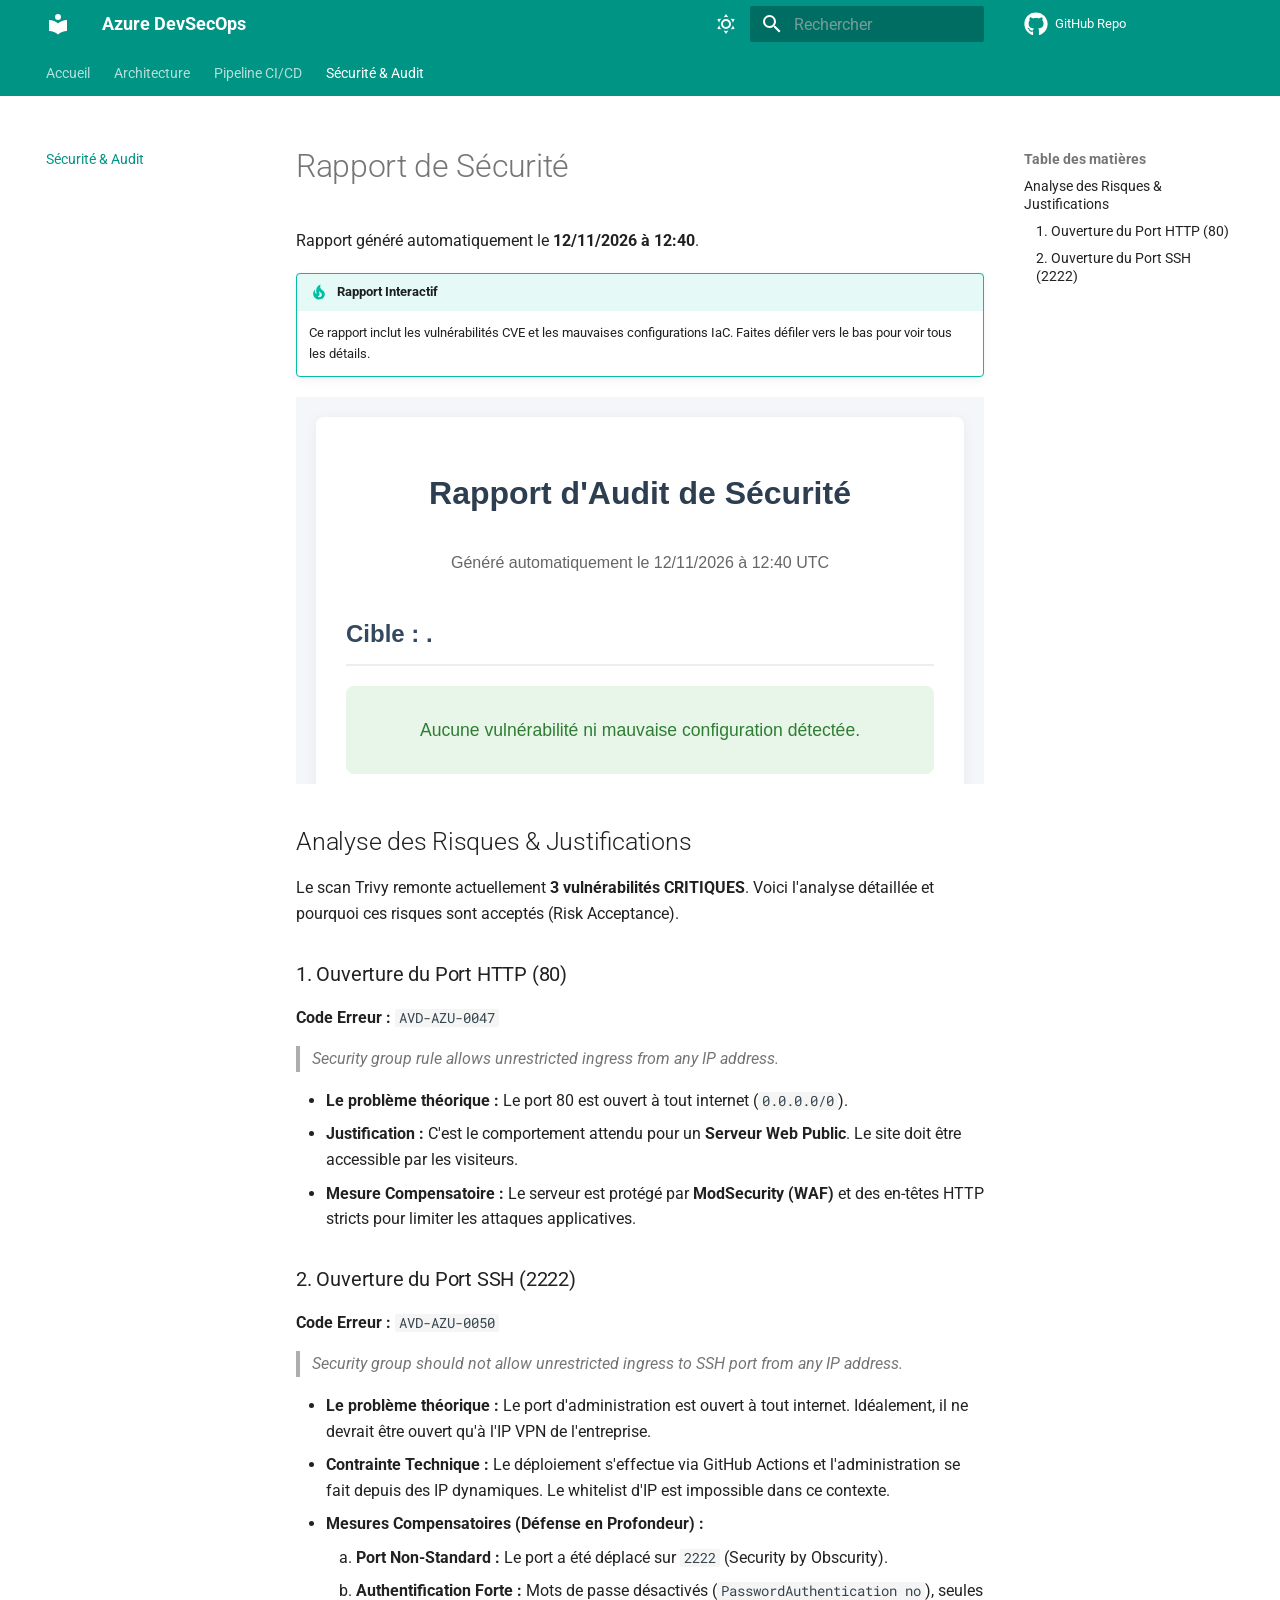
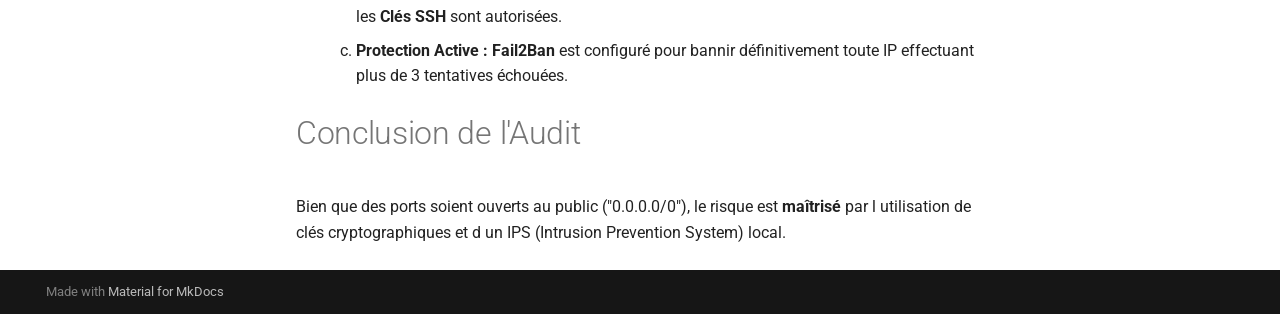
<file: security/index.html>
<!doctype html>
<html lang="fr" class="no-js">
  <head>
    
      <meta charset="utf-8">
      <meta name="viewport" content="width=device-width,initial-scale=1">
      
        <meta name="description" content="Documentation du pipeline de déploiement sécurisé">
      
      
        <meta name="author" content="Hugo Rytlewski">
      
      
      
        <link rel="prev" href="../pipeline/">
      
      
      
        
      
      
      <link rel="icon" href="../assets/images/favicon.png">
      <meta name="generator" content="mkdocs-1.6.1, mkdocs-material-9.8.1">
    
    
      
        <title>Sécurité & Audit - Azure DevSecOps</title>
      
    
    
      <link rel="stylesheet" href="../assets/stylesheets/main.57a0d79d.min.css">
      
        
        <link rel="stylesheet" href="../assets/stylesheets/palette.fb2fffe2.min.css">
      
      


    
    
      
    
    
      
        
        
        <link rel="preconnect" href="https://fonts.gstatic.com" crossorigin>
        <link rel="stylesheet" href="https://fonts.googleapis.com/css?family=Roboto:300,300i,400,400i,700,700i%7CRoboto+Mono:400,400i,700,700i&display=fallback">
        <style>:root{--md-text-font:"Roboto";--md-code-font:"Roboto Mono"}</style>
      
    
    
    <script>__md_scope=new URL("..",location),__md_hash=e=>[...e].reduce(((e,_)=>(e<<5)-e+_.charCodeAt(0)),0),__md_get=(e,_=localStorage,t=__md_scope)=>JSON.parse(_.getItem(t.pathname+"."+e)),__md_set=(e,_,t=localStorage,a=__md_scope)=>{try{t.setItem(a.pathname+"."+e,JSON.stringify(_))}catch(e){}}</script>
    
      

    
    
  </head>
  
  
    
    
      
    
    
    
    
    <body dir="ltr" data-md-color-scheme="default" data-md-color-primary="teal" data-md-color-accent="purple">
  
    
    <input class="md-toggle" data-md-toggle="drawer" type="checkbox" id="__drawer" autocomplete="off">
    <input class="md-toggle" data-md-toggle="search" type="checkbox" id="__search" autocomplete="off">
    <label class="md-overlay" for="__drawer"></label>
    <div data-md-component="skip">
      
        
        <a href="#rapport-de-securite" class="md-skip">
          Aller au contenu
        </a>
      
    </div>
    <div data-md-component="announce">
      
    </div>
    
    
      

<header class="md-header" data-md-component="header">
  <nav class="md-header__inner md-grid" aria-label="En-tête">
    <a href=".." title="Azure DevSecOps" class="md-header__button md-logo" aria-label="Azure DevSecOps" data-md-component="logo">
      
  
  <svg xmlns="http://www.w3.org/2000/svg" viewBox="0 0 24 24"><path d="M12 8a3 3 0 0 0 3-3 3 3 0 0 0-3-3 3 3 0 0 0-3 3 3 3 0 0 0 3 3m0 3.54C9.64 9.35 6.5 8 3 8v11c3.5 0 6.64 1.35 9 3.54 2.36-2.19 5.5-3.54 9-3.54V8c-3.5 0-6.64 1.35-9 3.54"/></svg>

    </a>
    <label class="md-header__button md-icon" for="__drawer">
      
      <svg xmlns="http://www.w3.org/2000/svg" viewBox="0 0 24 24"><path d="M3 6h18v2H3zm0 5h18v2H3zm0 5h18v2H3z"/></svg>
    </label>
    <div class="md-header__title" data-md-component="header-title">
      <div class="md-header__ellipsis">
        <div class="md-header__topic">
          <span class="md-ellipsis">
            Azure DevSecOps
          </span>
        </div>
        <div class="md-header__topic" data-md-component="header-topic">
          <span class="md-ellipsis">
            
              Sécurité & Audit
            
          </span>
        </div>
      </div>
    </div>
    
      
        <form class="md-header__option" data-md-component="palette">
  
    
    
    
    <input class="md-option" data-md-color-media="" data-md-color-scheme="default" data-md-color-primary="teal" data-md-color-accent="purple"  aria-label="Passer au mode sombre"  type="radio" name="__palette" id="__palette_0">
    
      <label class="md-header__button md-icon" title="Passer au mode sombre" for="__palette_1" hidden>
        <svg xmlns="http://www.w3.org/2000/svg" viewBox="0 0 24 24"><path d="M12 7a5 5 0 0 1 5 5 5 5 0 0 1-5 5 5 5 0 0 1-5-5 5 5 0 0 1 5-5m0 2a3 3 0 0 0-3 3 3 3 0 0 0 3 3 3 3 0 0 0 3-3 3 3 0 0 0-3-3m0-7 2.39 3.42C13.65 5.15 12.84 5 12 5s-1.65.15-2.39.42zM3.34 7l4.16-.35A7.2 7.2 0 0 0 5.94 8.5c-.44.74-.69 1.5-.83 2.29zm.02 10 1.76-3.77a7.131 7.131 0 0 0 2.38 4.14zM20.65 7l-1.77 3.79a7.02 7.02 0 0 0-2.38-4.15zm-.01 10-4.14.36c.59-.51 1.12-1.14 1.54-1.86.42-.73.69-1.5.83-2.29zM12 22l-2.41-3.44c.74.27 1.55.44 2.41.44.82 0 1.63-.17 2.37-.44z"/></svg>
      </label>
    
  
    
    
    
    <input class="md-option" data-md-color-media="" data-md-color-scheme="slate" data-md-color-primary="teal" data-md-color-accent="lime"  aria-label="Passer au mode clair"  type="radio" name="__palette" id="__palette_1">
    
      <label class="md-header__button md-icon" title="Passer au mode clair" for="__palette_0" hidden>
        <svg xmlns="http://www.w3.org/2000/svg" viewBox="0 0 24 24"><path d="m17.75 4.09-2.53 1.94.91 3.06-2.63-1.81-2.63 1.81.91-3.06-2.53-1.94L12.44 4l1.06-3 1.06 3zm3.5 6.91-1.64 1.25.59 1.98-1.7-1.17-1.7 1.17.59-1.98L15.75 11l2.06-.05L18.5 9l.69 1.95zm-2.28 4.95c.83-.08 1.72 1.1 1.19 1.85-.32.45-.66.87-1.08 1.27C15.17 23 8.84 23 4.94 19.07c-3.91-3.9-3.91-10.24 0-14.14.4-.4.82-.76 1.27-1.08.75-.53 1.93.36 1.85 1.19-.27 2.86.69 5.83 2.89 8.02a9.96 9.96 0 0 0 8.02 2.89m-1.64 2.02a12.08 12.08 0 0 1-7.8-3.47c-2.17-2.19-3.33-5-3.49-7.82-2.81 3.14-2.7 7.96.31 10.98 3.02 3.01 7.84 3.12 10.98.31"/></svg>
      </label>
    
  
</form>
      
    
    
      <script>var palette=__md_get("__palette");if(palette&&palette.color){if("(prefers-color-scheme)"===palette.color.media){var media=matchMedia("(prefers-color-scheme: light)"),input=document.querySelector(media.matches?"[data-md-color-media='(prefers-color-scheme: light)']":"[data-md-color-media='(prefers-color-scheme: dark)']");palette.color.media=input.getAttribute("data-md-color-media"),palette.color.scheme=input.getAttribute("data-md-color-scheme"),palette.color.primary=input.getAttribute("data-md-color-primary"),palette.color.accent=input.getAttribute("data-md-color-accent")}for(var[key,value]of Object.entries(palette.color))document.body.setAttribute("data-md-color-"+key,value)}</script>
    
    
    
      
      
        <label class="md-header__button md-icon" for="__search">
          
          <svg xmlns="http://www.w3.org/2000/svg" viewBox="0 0 24 24"><path d="M9.5 3A6.5 6.5 0 0 1 16 9.5c0 1.61-.59 3.09-1.56 4.23l.27.27h.79l5 5-1.5 1.5-5-5v-.79l-.27-.27A6.52 6.52 0 0 1 9.5 16 6.5 6.5 0 0 1 3 9.5 6.5 6.5 0 0 1 9.5 3m0 2C7 5 5 7 5 9.5S7 14 9.5 14 14 12 14 9.5 12 5 9.5 5"/></svg>
        </label>
        <div class="md-search" data-md-component="search" role="dialog">
  <label class="md-search__overlay" for="__search"></label>
  <div class="md-search__inner" role="search">
    <form class="md-search__form" name="search">
      <input type="text" class="md-search__input" name="query" aria-label="Rechercher" placeholder="Rechercher" autocapitalize="off" autocorrect="off" autocomplete="off" spellcheck="false" data-md-component="search-query" required>
      <label class="md-search__icon md-icon" for="__search">
        
        <svg xmlns="http://www.w3.org/2000/svg" viewBox="0 0 24 24"><path d="M9.5 3A6.5 6.5 0 0 1 16 9.5c0 1.61-.59 3.09-1.56 4.23l.27.27h.79l5 5-1.5 1.5-5-5v-.79l-.27-.27A6.52 6.52 0 0 1 9.5 16 6.5 6.5 0 0 1 3 9.5 6.5 6.5 0 0 1 9.5 3m0 2C7 5 5 7 5 9.5S7 14 9.5 14 14 12 14 9.5 12 5 9.5 5"/></svg>
        
        <svg xmlns="http://www.w3.org/2000/svg" viewBox="0 0 24 24"><path d="M20 11v2H8l5.5 5.5-1.42 1.42L4.16 12l7.92-7.92L13.5 5.5 8 11z"/></svg>
      </label>
      <nav class="md-search__options" aria-label="Recherche">
        
        <button type="reset" class="md-search__icon md-icon" title="Effacer" aria-label="Effacer" tabindex="-1">
          
          <svg xmlns="http://www.w3.org/2000/svg" viewBox="0 0 24 24"><path d="M19 6.41 17.59 5 12 10.59 6.41 5 5 6.41 10.59 12 5 17.59 6.41 19 12 13.41 17.59 19 19 17.59 13.41 12z"/></svg>
        </button>
      </nav>
      
    </form>
    <div class="md-search__output">
      <div class="md-search__scrollwrap" tabindex="0" data-md-scrollfix>
        <div class="md-search-result" data-md-component="search-result">
          <div class="md-search-result__meta">
            Initialisation de la recherche
          </div>
          <ol class="md-search-result__list" role="presentation"></ol>
        </div>
      </div>
    </div>
  </div>
</div>
      
    
    
      <div class="md-header__source">
        <a href="https://github.com/HugoRytlewski/TerraformTD" title="Aller au dépôt" class="md-source" data-md-component="source">
  <div class="md-source__icon md-icon">
    
    <svg xmlns="http://www.w3.org/2000/svg" viewBox="0 0 512 512"><!--! Font Awesome Free 7.1.0 by @fontawesome - https://fontawesome.com License - https://fontawesome.com/license/free (Icons: CC BY 4.0, Fonts: SIL OFL 1.1, Code: MIT License) Copyright 2025 Fonticons, Inc.--><path d="M173.9 397.4c0 2-2.3 3.6-5.2 3.6-3.3.3-5.6-1.3-5.6-3.6 0-2 2.3-3.6 5.2-3.6 3-.3 5.6 1.3 5.6 3.6m-31.1-4.5c-.7 2 1.3 4.3 4.3 4.9 2.6 1 5.6 0 6.2-2s-1.3-4.3-4.3-5.2c-2.6-.7-5.5.3-6.2 2.3m44.2-1.7c-2.9.7-4.9 2.6-4.6 4.9.3 2 2.9 3.3 5.9 2.6 2.9-.7 4.9-2.6 4.6-4.6-.3-1.9-3-3.2-5.9-2.9M252.8 8C114.1 8 8 113.3 8 252c0 110.9 69.8 205.8 169.5 239.2 12.8 2.3 17.3-5.6 17.3-12.1 0-6.2-.3-40.4-.3-61.4 0 0-70 15-84.7-29.8 0 0-11.4-29.1-27.8-36.6 0 0-22.9-15.7 1.6-15.4 0 0 24.9 2 38.6 25.8 21.9 38.6 58.6 27.5 72.9 20.9 2.3-16 8.8-27.1 16-33.7-55.9-6.2-112.3-14.3-112.3-110.5 0-27.5 7.6-41.3 23.6-58.9-2.6-6.5-11.1-33.3 2.6-67.9 20.9-6.5 69 27 69 27 20-5.6 41.5-8.5 62.8-8.5s42.8 2.9 62.8 8.5c0 0 48.1-33.6 69-27 13.7 34.7 5.2 61.4 2.6 67.9 16 17.7 25.8 31.5 25.8 58.9 0 96.5-58.9 104.2-114.8 110.5 9.2 7.9 17 22.9 17 46.4 0 33.7-.3 75.4-.3 83.6 0 6.5 4.6 14.4 17.3 12.1C436.2 457.8 504 362.9 504 252 504 113.3 391.5 8 252.8 8M105.2 352.9c-1.3 1-1 3.3.7 5.2 1.6 1.6 3.9 2.3 5.2 1 1.3-1 1-3.3-.7-5.2-1.6-1.6-3.9-2.3-5.2-1m-10.8-8.1c-.7 1.3.3 2.9 2.3 3.9 1.6 1 3.6.7 4.3-.7.7-1.3-.3-2.9-2.3-3.9-2-.6-3.6-.3-4.3.7m32.4 35.6c-1.6 1.3-1 4.3 1.3 6.2 2.3 2.3 5.2 2.6 6.5 1 1.3-1.3.7-4.3-1.3-6.2-2.2-2.3-5.2-2.6-6.5-1m-11.4-14.7c-1.6 1-1.6 3.6 0 5.9s4.3 3.3 5.6 2.3c1.6-1.3 1.6-3.9 0-6.2-1.4-2.3-4-3.3-5.6-2"/></svg>
  </div>
  <div class="md-source__repository">
    GitHub Repo
  </div>
</a>
      </div>
    
  </nav>
  
</header>
    
    <div class="md-container" data-md-component="container">
      
      
        
          
            
<nav class="md-tabs" aria-label="Onglets" data-md-component="tabs">
  <div class="md-grid">
    <ul class="md-tabs__list">
      
        
  
  
  
  
    <li class="md-tabs__item">
      <a href=".." class="md-tabs__link">
        
  
  
    
  
  Accueil

      </a>
    </li>
  

      
        
  
  
  
  
    <li class="md-tabs__item">
      <a href="../architecture/" class="md-tabs__link">
        
  
  
    
  
  Architecture

      </a>
    </li>
  

      
        
  
  
  
  
    <li class="md-tabs__item">
      <a href="../pipeline/" class="md-tabs__link">
        
  
  
    
  
  Pipeline CI/CD

      </a>
    </li>
  

      
        
  
  
  
    
  
  
    <li class="md-tabs__item md-tabs__item--active">
      <a href="./" class="md-tabs__link">
        
  
  
    
  
  Sécurité & Audit

      </a>
    </li>
  

      
    </ul>
  </div>
</nav>
          
        
      
      <main class="md-main" data-md-component="main">
        <div class="md-main__inner md-grid">
          
            
              
              <div class="md-sidebar md-sidebar--primary" data-md-component="sidebar" data-md-type="navigation" >
                <div class="md-sidebar__scrollwrap">
                  <div class="md-sidebar__inner">
                    


  


<nav class="md-nav md-nav--primary md-nav--lifted" aria-label="Navigation" data-md-level="0">
  <label class="md-nav__title" for="__drawer">
    <a href=".." title="Azure DevSecOps" class="md-nav__button md-logo" aria-label="Azure DevSecOps" data-md-component="logo">
      
  
  <svg xmlns="http://www.w3.org/2000/svg" viewBox="0 0 24 24"><path d="M12 8a3 3 0 0 0 3-3 3 3 0 0 0-3-3 3 3 0 0 0-3 3 3 3 0 0 0 3 3m0 3.54C9.64 9.35 6.5 8 3 8v11c3.5 0 6.64 1.35 9 3.54 2.36-2.19 5.5-3.54 9-3.54V8c-3.5 0-6.64 1.35-9 3.54"/></svg>

    </a>
    Azure DevSecOps
  </label>
  
    <div class="md-nav__source">
      <a href="https://github.com/HugoRytlewski/TerraformTD" title="Aller au dépôt" class="md-source" data-md-component="source">
  <div class="md-source__icon md-icon">
    
    <svg xmlns="http://www.w3.org/2000/svg" viewBox="0 0 512 512"><!--! Font Awesome Free 7.1.0 by @fontawesome - https://fontawesome.com License - https://fontawesome.com/license/free (Icons: CC BY 4.0, Fonts: SIL OFL 1.1, Code: MIT License) Copyright 2025 Fonticons, Inc.--><path d="M173.9 397.4c0 2-2.3 3.6-5.2 3.6-3.3.3-5.6-1.3-5.6-3.6 0-2 2.3-3.6 5.2-3.6 3-.3 5.6 1.3 5.6 3.6m-31.1-4.5c-.7 2 1.3 4.3 4.3 4.9 2.6 1 5.6 0 6.2-2s-1.3-4.3-4.3-5.2c-2.6-.7-5.5.3-6.2 2.3m44.2-1.7c-2.9.7-4.9 2.6-4.6 4.9.3 2 2.9 3.3 5.9 2.6 2.9-.7 4.9-2.6 4.6-4.6-.3-1.9-3-3.2-5.9-2.9M252.8 8C114.1 8 8 113.3 8 252c0 110.9 69.8 205.8 169.5 239.2 12.8 2.3 17.3-5.6 17.3-12.1 0-6.2-.3-40.4-.3-61.4 0 0-70 15-84.7-29.8 0 0-11.4-29.1-27.8-36.6 0 0-22.9-15.7 1.6-15.4 0 0 24.9 2 38.6 25.8 21.9 38.6 58.6 27.5 72.9 20.9 2.3-16 8.8-27.1 16-33.7-55.9-6.2-112.3-14.3-112.3-110.5 0-27.5 7.6-41.3 23.6-58.9-2.6-6.5-11.1-33.3 2.6-67.9 20.9-6.5 69 27 69 27 20-5.6 41.5-8.5 62.8-8.5s42.8 2.9 62.8 8.5c0 0 48.1-33.6 69-27 13.7 34.7 5.2 61.4 2.6 67.9 16 17.7 25.8 31.5 25.8 58.9 0 96.5-58.9 104.2-114.8 110.5 9.2 7.9 17 22.9 17 46.4 0 33.7-.3 75.4-.3 83.6 0 6.5 4.6 14.4 17.3 12.1C436.2 457.8 504 362.9 504 252 504 113.3 391.5 8 252.8 8M105.2 352.9c-1.3 1-1 3.3.7 5.2 1.6 1.6 3.9 2.3 5.2 1 1.3-1 1-3.3-.7-5.2-1.6-1.6-3.9-2.3-5.2-1m-10.8-8.1c-.7 1.3.3 2.9 2.3 3.9 1.6 1 3.6.7 4.3-.7.7-1.3-.3-2.9-2.3-3.9-2-.6-3.6-.3-4.3.7m32.4 35.6c-1.6 1.3-1 4.3 1.3 6.2 2.3 2.3 5.2 2.6 6.5 1 1.3-1.3.7-4.3-1.3-6.2-2.2-2.3-5.2-2.6-6.5-1m-11.4-14.7c-1.6 1-1.6 3.6 0 5.9s4.3 3.3 5.6 2.3c1.6-1.3 1.6-3.9 0-6.2-1.4-2.3-4-3.3-5.6-2"/></svg>
  </div>
  <div class="md-source__repository">
    GitHub Repo
  </div>
</a>
    </div>
  
  <ul class="md-nav__list" data-md-scrollfix>
    
      
      
  
  
  
  
    <li class="md-nav__item">
      <a href=".." class="md-nav__link">
        
  
  
  <span class="md-ellipsis">
    
  
    Accueil
  

    
  </span>
  
  

      </a>
    </li>
  

    
      
      
  
  
  
  
    <li class="md-nav__item">
      <a href="../architecture/" class="md-nav__link">
        
  
  
  <span class="md-ellipsis">
    
  
    Architecture
  

    
  </span>
  
  

      </a>
    </li>
  

    
      
      
  
  
  
  
    <li class="md-nav__item">
      <a href="../pipeline/" class="md-nav__link">
        
  
  
  <span class="md-ellipsis">
    
  
    Pipeline CI/CD
  

    
  </span>
  
  

      </a>
    </li>
  

    
      
      
  
  
    
  
  
  
    <li class="md-nav__item md-nav__item--active">
      
      <input class="md-nav__toggle md-toggle" type="checkbox" id="__toc">
      
      
        
      
      
        <label class="md-nav__link md-nav__link--active" for="__toc">
          
  
  
  <span class="md-ellipsis">
    
  
    Sécurité & Audit
  

    
  </span>
  
  

          <span class="md-nav__icon md-icon"></span>
        </label>
      
      <a href="./" class="md-nav__link md-nav__link--active">
        
  
  
  <span class="md-ellipsis">
    
  
    Sécurité & Audit
  

    
  </span>
  
  

      </a>
      
        

<nav class="md-nav md-nav--secondary" aria-label="Table des matières">
  
  
  
    
  
  
    <label class="md-nav__title" for="__toc">
      <span class="md-nav__icon md-icon"></span>
      Table des matières
    </label>
    <ul class="md-nav__list" data-md-component="toc" data-md-scrollfix>
      
        <li class="md-nav__item">
  <a href="#analyse-des-risques-justifications" class="md-nav__link">
    <span class="md-ellipsis">
      
        Analyse des Risques &amp; Justifications
      
    </span>
  </a>
  
    <nav class="md-nav" aria-label="Analyse des Risques &amp; Justifications">
      <ul class="md-nav__list">
        
          <li class="md-nav__item">
  <a href="#1-ouverture-du-port-http-80" class="md-nav__link">
    <span class="md-ellipsis">
      
        1. Ouverture du Port HTTP (80)
      
    </span>
  </a>
  
</li>
        
          <li class="md-nav__item">
  <a href="#2-ouverture-du-port-ssh-2222" class="md-nav__link">
    <span class="md-ellipsis">
      
        2. Ouverture du Port SSH (2222)
      
    </span>
  </a>
  
</li>
        
      </ul>
    </nav>
  
</li>
      
    </ul>
  
</nav>
      
    </li>
  

    
  </ul>
</nav>
                  </div>
                </div>
              </div>
            
            
              
              <div class="md-sidebar md-sidebar--secondary" data-md-component="sidebar" data-md-type="toc" >
                <div class="md-sidebar__scrollwrap">
                  <div class="md-sidebar__inner">
                    

<nav class="md-nav md-nav--secondary" aria-label="Table des matières">
  
  
  
    
  
  
    <label class="md-nav__title" for="__toc">
      <span class="md-nav__icon md-icon"></span>
      Table des matières
    </label>
    <ul class="md-nav__list" data-md-component="toc" data-md-scrollfix>
      
        <li class="md-nav__item">
  <a href="#analyse-des-risques-justifications" class="md-nav__link">
    <span class="md-ellipsis">
      
        Analyse des Risques &amp; Justifications
      
    </span>
  </a>
  
    <nav class="md-nav" aria-label="Analyse des Risques &amp; Justifications">
      <ul class="md-nav__list">
        
          <li class="md-nav__item">
  <a href="#1-ouverture-du-port-http-80" class="md-nav__link">
    <span class="md-ellipsis">
      
        1. Ouverture du Port HTTP (80)
      
    </span>
  </a>
  
</li>
        
          <li class="md-nav__item">
  <a href="#2-ouverture-du-port-ssh-2222" class="md-nav__link">
    <span class="md-ellipsis">
      
        2. Ouverture du Port SSH (2222)
      
    </span>
  </a>
  
</li>
        
      </ul>
    </nav>
  
</li>
      
    </ul>
  
</nav>
                  </div>
                </div>
              </div>
            
          
          
            <div class="md-content" data-md-component="content">
              
              <article class="md-content__inner md-typeset">
                
                  


  
  


<h1 id="rapport-de-securite">Rapport de Sécurité</h1>
<p>Rapport généré automatiquement le <strong>12/11/2026 à 12:40</strong>.</p>
<div class="admonition tip">
<p class="admonition-title">Rapport Interactif</p>
<p>Ce rapport inclut les vulnérabilités CVE et les mauvaises configurations IaC.
Faites défiler vers le bas pour voir tous les détails.</p>
</div>
<div style="position: relative; padding-bottom: 56.25%; height: 0; overflow: hidden; max-width: 100%;">
  <iframe src="../report.html" style="position: absolute; top: 0; left: 0; width: 100%; height: 100%; border: 0;"></iframe>
</div>
<h2 id="analyse-des-risques-justifications">Analyse des Risques &amp; Justifications</h2>
<p>Le scan Trivy remonte actuellement <strong>3 vulnérabilités CRITIQUES</strong>. Voici l'analyse détaillée et pourquoi ces risques sont acceptés (Risk Acceptance).</p>
<h3 id="1-ouverture-du-port-http-80">1. Ouverture du Port HTTP (80)</h3>
<p><strong>Code Erreur :</strong> <code>AVD-AZU-0047</code></p>
<blockquote>
<p><em>Security group rule allows unrestricted ingress from any IP address.</em></p>
</blockquote>
<ul>
<li><strong>Le problème théorique :</strong> Le port 80 est ouvert à tout internet (<code>0.0.0.0/0</code>).</li>
<li><strong>Justification :</strong> C'est le comportement attendu pour un <strong>Serveur Web Public</strong>. Le site doit être accessible par les visiteurs.</li>
<li><strong>Mesure Compensatoire :</strong> Le serveur est protégé par <strong>ModSecurity (WAF)</strong> et des en-têtes HTTP stricts pour limiter les attaques applicatives.</li>
</ul>
<h3 id="2-ouverture-du-port-ssh-2222">2. Ouverture du Port SSH (2222)</h3>
<p><strong>Code Erreur :</strong> <code>AVD-AZU-0050</code></p>
<blockquote>
<p><em>Security group should not allow unrestricted ingress to SSH port from any IP address.</em></p>
</blockquote>
<ul>
<li><strong>Le problème théorique :</strong> Le port d'administration est ouvert à tout internet. Idéalement, il ne devrait être ouvert qu'à l'IP VPN de l'entreprise.</li>
<li><strong>Contrainte Technique :</strong> Le déploiement s'effectue via GitHub Actions et l'administration se fait depuis des IP dynamiques. Le whitelist d'IP est impossible dans ce contexte.</li>
<li><strong>Mesures Compensatoires (Défense en Profondeur) :</strong><ol>
<li><strong>Port Non-Standard :</strong> Le port a été déplacé sur <code>2222</code> (Security by Obscurity).</li>
<li><strong>Authentification Forte :</strong> Mots de passe désactivés (<code>PasswordAuthentication no</code>), seules les <strong>Clés SSH</strong> sont autorisées.</li>
<li><strong>Protection Active :</strong> <strong>Fail2Ban</strong> est configuré pour bannir définitivement toute IP effectuant plus de 3 tentatives échouées.</li>
</ol>
</li>
</ul>
<h1 id="conclusion-de-laudit">Conclusion de l'Audit</h1>
<p>Bien que des ports soient ouverts au public ("0.0.0.0/0"), le risque est <strong>maîtrisé</strong> par l utilisation de clés cryptographiques et d un IPS (Intrusion Prevention System) local.</p>












                
              </article>
            </div>
          
          
<script>var target=document.getElementById(location.hash.slice(1));target&&target.name&&(target.checked=target.name.startsWith("__tabbed_"))</script>
        </div>
        
      </main>
      
        <footer class="md-footer">
  
  <div class="md-footer-meta md-typeset">
    <div class="md-footer-meta__inner md-grid">
      <div class="md-copyright">
  
  
    Made with
    <a href="https://squidfunk.github.io/mkdocs-material/" target="_blank" rel="noopener">
      Material for MkDocs
    </a>
  
</div>
      
    </div>
  </div>
</footer>
      
    </div>
    <div class="md-dialog" data-md-component="dialog">
      <div class="md-dialog__inner md-typeset"></div>
    </div>
    
    
    
      
      
      <script id="__config" type="application/json">{"annotate": null, "base": "..", "features": ["navigation.tabs", "navigation.sections", "navigation.expand", "content.code.copy"], "search": "../assets/javascripts/workers/search.a7633da7.min.js", "tags": null, "translations": {"clipboard.copied": "Copi\u00e9 dans le presse-papier", "clipboard.copy": "Copier dans le presse-papier", "search.result.more.one": "1 de plus sur cette page", "search.result.more.other": "# de plus sur cette page", "search.result.none": "Aucun document trouv\u00e9", "search.result.one": "1 document trouv\u00e9", "search.result.other": "# documents trouv\u00e9s", "search.result.placeholder": "Taper pour d\u00e9marrer la recherche", "search.result.term.missing": "Non trouv\u00e9", "select.version": "S\u00e9lectionner la version"}, "version": null}</script>
    
    
      <script src="../assets/javascripts/bundle.a5f9d56c.min.js"></script>
      
    
  </body>
</html>
</file>
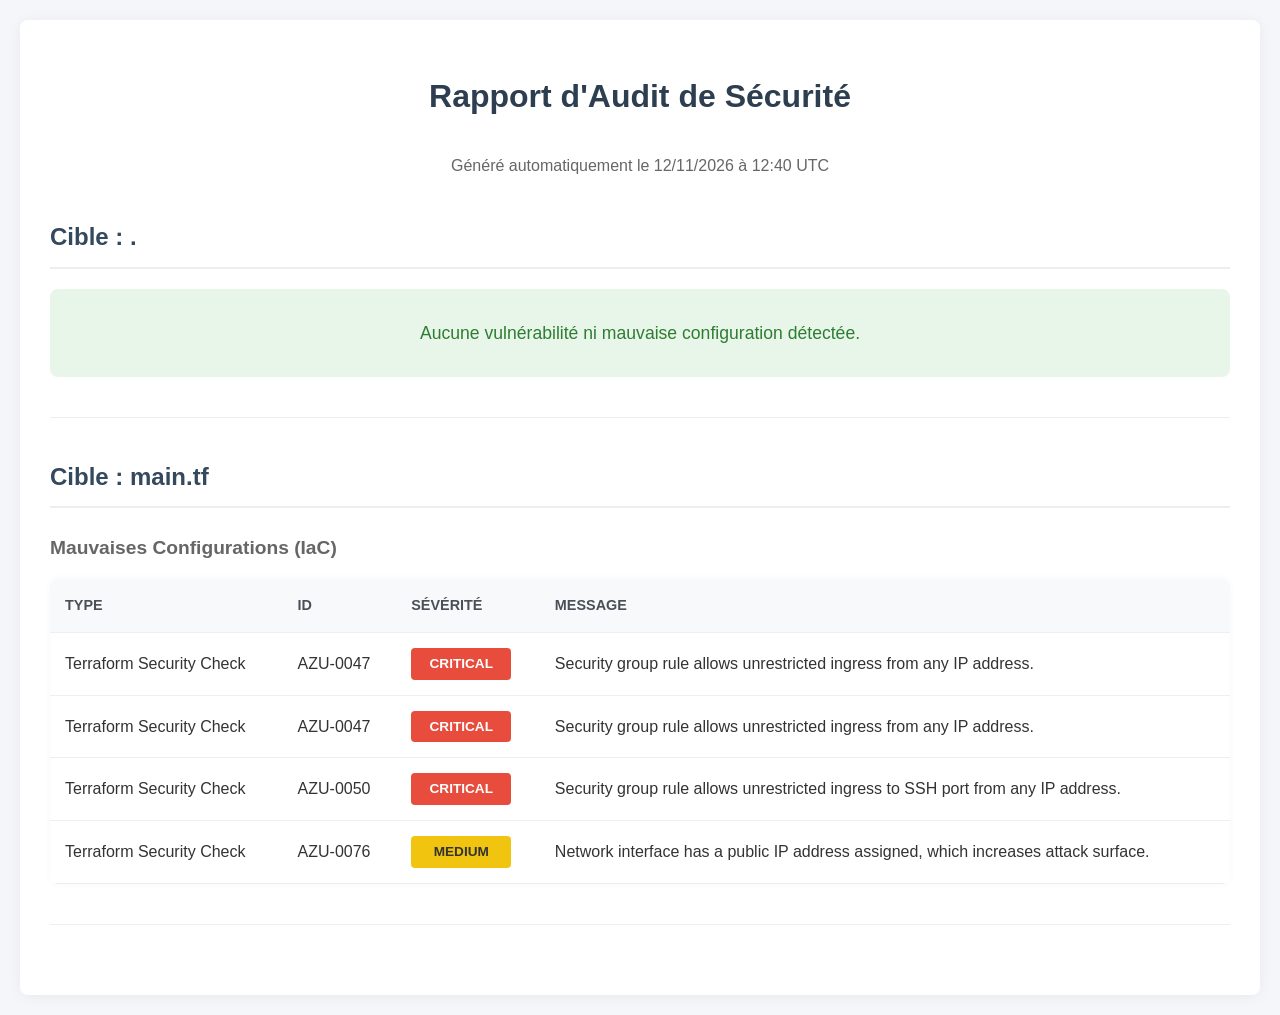
<file: report.html>
<!DOCTYPE html>
<html>
<head>
<meta http-equiv="Content-Type" content="text/html; charset=utf-8">
<style>
  body { font-family: -apple-system, BlinkMacSystemFont, "Segoe UI", Roboto, Helvetica, Arial, sans-serif; line-height: 1.6; color: #333; margin: 0; padding: 20px; background-color: #f4f6f9; }
  h1 { text-align: center; color: #2c3e50; margin-bottom: 30px; }
  .report-container { background: #fff; padding: 30px; border-radius: 8px; box-shadow: 0 2px 15px rgba(0,0,0,0.05); max-width: 1200px; margin: 0 auto; }
  .target-header { font-size: 1.5em; color: #34495e; margin-top: 40px; border-bottom: 2px solid #eee; padding-bottom: 10px; }
  .sub-header { font-size: 1.2em; color: #666; margin-top: 25px; margin-bottom: 15px; }
  table { width: 100%; border-collapse: collapse; margin-bottom: 30px; border-radius: 8px; overflow: hidden; box-shadow: 0 0 10px rgba(0,0,0,0.03); }
  th, td { padding: 15px; text-align: left; border-bottom: 1px solid #eee; }
  th { background-color: #f8f9fa; color: #495057; font-weight: 600; text-transform: uppercase; font-size: 0.9em; }
  tr:hover { background-color: #f1f3f5; }
  .severity-badge { display: inline-block; padding: 5px 10px; border-radius: 4px; font-weight: bold; font-size: 0.85em; text-align: center; min-width: 80px; }
  .severity-CRITICAL { background-color: #e74c3c; color: white; }
  .severity-HIGH { background-color: #e67e22; color: white; }
  .severity-MEDIUM { background-color: #f1c40f; color: #333; }
  .severity-LOW { background-color: #3498db; color: white; }
  .links a { color: #3498db; text-decoration: none; }
  .links a:hover { text-decoration: underline; }
  .no-issues { text-align: center; padding: 30px; background: #e8f5e9; color: #2e7d32; border-radius: 8px; font-size: 1.1em; font-weight: 500; }
</style>
<title>Rapport de Sécurité Trivy - 2026-11-12</title>
</head>
<body>
<div class="report-container">
  <h1> Rapport d'Audit de Sécurité</h1>
  <p style="text-align: center; color: #666;">Généré automatiquement le 12/11/2026 à 12:40 UTC</p>
  <div class="target-section">
    <h2 class="target-header">Cible : .</h2>
    <p class="no-issues"> Aucune vulnérabilité ni mauvaise configuration détectée.</p> </div>
  <hr style="border: 0; border-top: 1px solid #eee; margin: 40px 0;">
  <div class="target-section">
    <h2 class="target-header">Cible : main.tf</h2>
    <h3 class="sub-header">Mauvaises Configurations (IaC)</h3>
    <table>
    <thead>
      <tr><th>Type</th><th>ID</th><th>Sévérité</th><th>Message</th></tr>
    </thead>
    <tbody>
      <tr>
      <td>Terraform Security Check</td>
      <td>AZU-0047</td>
      <td><span class="severity-badge severity-CRITICAL">CRITICAL</span></td>
      <td style="white-space: normal;">Security group rule allows unrestricted ingress from any IP address.</td>
      </tr>
      <tr>
      <td>Terraform Security Check</td>
      <td>AZU-0047</td>
      <td><span class="severity-badge severity-CRITICAL">CRITICAL</span></td>
      <td style="white-space: normal;">Security group rule allows unrestricted ingress from any IP address.</td>
      </tr>
      <tr>
      <td>Terraform Security Check</td>
      <td>AZU-0050</td>
      <td><span class="severity-badge severity-CRITICAL">CRITICAL</span></td>
      <td style="white-space: normal;">Security group rule allows unrestricted ingress to SSH port from any IP address.</td>
      </tr>
      <tr>
      <td>Terraform Security Check</td>
      <td>AZU-0076</td>
      <td><span class="severity-badge severity-MEDIUM">MEDIUM</span></td>
      <td style="white-space: normal;">Network interface has a public IP address assigned, which increases attack surface.</td>
      </tr>
    </tbody>
    </table> </div>
  <hr style="border: 0; border-top: 1px solid #eee; margin: 40px 0;"> </div>
</body>
</html>
</file>
<file: assets/stylesheets/main.57a0d79d.min.css>
@charset "UTF-8";html{box-sizing:border-box;-webkit-text-size-adjust:none;-moz-text-size-adjust:none;text-size-adjust:none}*,:after,:before{box-sizing:inherit}@media(prefers-reduced-motion){*,:after,:before{transition:none!important}}body{margin:0;-webkit-font-smoothing:antialiased;-moz-osx-font-smoothing:grayscale;--md-text-font-family:var(--md-text-font, _),
    -apple-system, BlinkMacSystemFont, Helvetica, Arial, sans-serif;--md-code-font-family:var(--md-code-font, _),
    SFMono-Regular, Consolas, Menlo, monospace}.md-typeset code:not(.focus-visible),a,button,input,label{-webkit-tap-highlight-color:transparent}a{color:inherit;text-decoration:none}hr{box-sizing:initial;display:block;height:.05rem;padding:0;overflow:visible;border:0}small{font-size:80%}sub,sup{line-height:1em}img{border-style:none}table{border-spacing:0;border-collapse:initial}td,th{font-weight:400;vertical-align:top}button{padding:0;margin:0;font-family:inherit;font-size:inherit;background:#0000;border:0}input{border:0;outline:none}:root{--md-primary-fg-color:#4051b5;--md-primary-fg-color--light:#5d6cc0;--md-primary-fg-color--dark:#303fa1;--md-primary-bg-color:#fff;--md-primary-bg-color--light:#ffffffb3;--md-accent-fg-color:#526cfe;--md-accent-fg-color--transparent:#526cfe1a;--md-accent-bg-color:#fff;--md-accent-bg-color--light:#ffffffb3;--md-typeset-table-sort-icon:url("data:image/svg+xml;charset=utf-8,<svg xmlns='http://www.w3.org/2000/svg' viewBox='0 0 24 24'><path d='m18 21-4-4h3V7h-3l4-4 4 4h-3v10h3M2 19v-2h10v2M2 13v-2h7v2M2 7V5h4v2z'/></svg>");--md-typeset-table-sort-icon--asc:url("data:image/svg+xml;charset=utf-8,<svg xmlns='http://www.w3.org/2000/svg' viewBox='0 0 24 24'><path d='M19 17h3l-4 4-4-4h3V3h2M2 17h10v2H2M6 5v2H2V5m0 6h7v2H2z'/></svg>");--md-typeset-table-sort-icon--desc:url("data:image/svg+xml;charset=utf-8,<svg xmlns='http://www.w3.org/2000/svg' viewBox='0 0 24 24'><path d='M19 7h3l-4-4-4 4h3v14h2M2 17h10v2H2M6 5v2H2V5m0 6h7v2H2z'/></svg>")}[data-md-color-scheme=default]{color-scheme:light}[data-md-color-scheme=default] img[src$="#gh-dark-mode-only"],[data-md-color-scheme=default] img[src$="#only-dark"]{display:none}:root,[data-md-color-scheme=default]{--md-hue:225deg;--md-default-fg-color:#000000de;--md-default-fg-color--light:#0000008a;--md-default-fg-color--lighter:#00000052;--md-default-fg-color--lightest:#00000012;--md-default-bg-color:#fff;--md-default-bg-color--light:#ffffffb3;--md-default-bg-color--lighter:#ffffff4d;--md-default-bg-color--lightest:#ffffff1f;--md-code-fg-color:#36464e;--md-code-bg-color:#f5f5f5;--md-code-bg-color--light:#f5f5f5b3;--md-code-bg-color--lighter:#f5f5f54d;--md-code-hl-color:#4287ff;--md-code-hl-color--light:#4287ff1a;--md-code-hl-number-color:#d52a2a;--md-code-hl-special-color:#db1457;--md-code-hl-function-color:#a846b9;--md-code-hl-constant-color:#6e59d9;--md-code-hl-keyword-color:#3f6ec6;--md-code-hl-string-color:#1c7d4d;--md-code-hl-name-color:var(--md-code-fg-color);--md-code-hl-operator-color:var(--md-default-fg-color--light);--md-code-hl-punctuation-color:var(--md-default-fg-color--light);--md-code-hl-comment-color:var(--md-default-fg-color--light);--md-code-hl-generic-color:var(--md-default-fg-color--light);--md-code-hl-variable-color:var(--md-default-fg-color--light);--md-typeset-color:var(--md-default-fg-color);--md-typeset-a-color:var(--md-primary-fg-color);--md-typeset-del-color:#f5503d26;--md-typeset-ins-color:#0bd57026;--md-typeset-kbd-color:#fafafa;--md-typeset-kbd-accent-color:#fff;--md-typeset-kbd-border-color:#b8b8b8;--md-typeset-mark-color:#ffff0080;--md-typeset-table-color:#0000001f;--md-typeset-table-color--light:#00000009;--md-admonition-fg-color:var(--md-default-fg-color);--md-admonition-bg-color:var(--md-default-bg-color);--md-warning-fg-color:#000000de;--md-warning-bg-color:#ff9;--md-footer-fg-color:#fff;--md-footer-fg-color--light:#ffffffb3;--md-footer-fg-color--lighter:#ffffff73;--md-footer-bg-color:#000000de;--md-footer-bg-color--dark:#00000052;--md-shadow-z1:0 0.2rem 0.5rem #0000000d,
    0 0 0.05rem #0000001a;--md-shadow-z2:0 0.2rem 0.5rem #0000001a,
    0 0 0.05rem #00000040;--md-shadow-z3:0 0.2rem 0.5rem #0003,
    0 0 0.05rem #00000059}.md-icon svg{display:block;width:1.2rem;height:1.2rem;fill:currentcolor}aside,body,input{font-family:var(--md-text-font-family);font-feature-settings:"kern","liga";color:var(--md-typeset-color)}code,kbd,pre{font-family:var(--md-code-font-family);font-feature-settings:"kern"}.md-typeset{font-size:.8rem;line-height:1.6;overflow-wrap:break-word;-webkit-print-color-adjust:exact;color-adjust:exact}@media print{.md-typeset{font-size:.68rem}.md-typeset code,.md-typeset kbd,.md-typeset pre{white-space:pre-wrap}}.md-typeset blockquote,.md-typeset dl,.md-typeset figure,.md-typeset ol,.md-typeset pre,.md-typeset ul{margin-top:1em;margin-bottom:1em}.md-typeset h1{margin:0 0 1.25em;font-size:2em;line-height:1.3;color:var(--md-default-fg-color--light)}.md-typeset h1,.md-typeset h2{font-weight:300;letter-spacing:-.01em}.md-typeset h2{margin:1.6em 0 .64em;font-size:1.5625em;line-height:1.4}.md-typeset h3{margin:1.6em 0 .8em;font-size:1.25em;font-weight:400;line-height:1.5;letter-spacing:-.01em}.md-typeset h2+h3{margin-top:.8em}.md-typeset h4{margin:1em 0;font-weight:700;letter-spacing:-.01em}.md-typeset h5,.md-typeset h6{margin:1.25em 0;font-size:.8em;font-weight:700;color:var(--md-default-fg-color--light);letter-spacing:-.01em}.md-typeset h5{text-transform:uppercase}.md-typeset h5 code{text-transform:none}.md-typeset hr{display:flow-root;margin:1.5em 0;border-bottom:.05rem solid var(--md-default-fg-color--lightest)}.md-typeset a{color:var(--md-typeset-a-color);word-break:break-word}.md-typeset a,.md-typeset a:before{transition:color 125ms}.md-typeset a:focus,.md-typeset a:hover{color:var(--md-accent-fg-color)}.md-typeset a:focus code,.md-typeset a:hover code{color:var(--md-accent-fg-color);background-color:var(--md-accent-fg-color--transparent)}.md-typeset a code{color:var(--md-typeset-a-color)}.md-typeset a.focus-visible{outline-color:var(--md-accent-fg-color);outline-offset:.2rem}.md-typeset code,.md-typeset kbd,.md-typeset pre{font-variant-ligatures:none;color:var(--md-code-fg-color);direction:ltr;transition:background-color 125ms}.md-typeset code{padding:0 .2941176471em;font-size:.85em;word-break:break-word;background-color:var(--md-code-bg-color);border-radius:.1rem;-webkit-box-decoration-break:clone;box-decoration-break:clone;transition:color 125ms,background-color 125ms}.md-typeset code:not(.focus-visible){outline:none}.md-typeset pre{position:relative;display:flow-root;line-height:1.4}.md-typeset pre>code{display:block;padding:.7720588235em 1.1764705882em;margin:0;overflow:auto;word-break:normal;touch-action:auto;scrollbar-color:var(--md-default-fg-color--lighter) #0000;scrollbar-width:thin;outline-color:var(--md-accent-fg-color);box-shadow:none;-webkit-box-decoration-break:slice;box-decoration-break:slice}.md-typeset pre>code:hover{scrollbar-color:var(--md-accent-fg-color) #0000}.md-typeset pre>code::-webkit-scrollbar{width:.2rem;height:.2rem}.md-typeset pre>code::-webkit-scrollbar-thumb{background-color:var(--md-default-fg-color--lighter)}.md-typeset pre>code::-webkit-scrollbar-thumb:hover{background-color:var(--md-accent-fg-color)}.md-typeset kbd{display:inline-block;padding:0 .6666666667em;font-size:.75em;color:var(--md-default-fg-color);word-break:break-word;vertical-align:text-top;background-color:var(--md-typeset-kbd-color);border-radius:.1rem;box-shadow:0 .1rem 0 .05rem var(--md-typeset-kbd-border-color),0 .1rem 0 var(--md-typeset-kbd-border-color),0 -.1rem .2rem var(--md-typeset-kbd-accent-color) inset}.md-typeset mark{color:inherit;word-break:break-word;background-color:var(--md-typeset-mark-color);-webkit-box-decoration-break:clone;box-decoration-break:clone}.md-typeset abbr{text-decoration:none;cursor:help}.md-typeset [data-preview],.md-typeset abbr{border-bottom:.05rem dotted var(--md-default-fg-color--light)}.md-typeset small{opacity:.75}[dir=ltr] .md-typeset sub,[dir=ltr] .md-typeset sup{margin-left:.078125em}[dir=rtl] .md-typeset sub,[dir=rtl] .md-typeset sup{margin-right:.078125em}[dir=ltr] .md-typeset blockquote{padding-left:.6rem;border-left:.2rem solid var(--md-default-fg-color--lighter)}[dir=rtl] .md-typeset blockquote{padding-right:.6rem;border-right:.2rem solid var(--md-default-fg-color--lighter)}.md-typeset blockquote{margin-left:0;margin-right:0;color:var(--md-default-fg-color--light)}.md-typeset ul{list-style-type:disc}.md-typeset ul[type]{list-style-type:revert-layer}[dir=ltr] .md-typeset ol,[dir=ltr] .md-typeset ol li ol,[dir=ltr] .md-typeset ol li ul,[dir=ltr] .md-typeset ul,[dir=ltr] .md-typeset ul li ol,[dir=ltr] .md-typeset ul li ul{margin-left:.625em}[dir=rtl] .md-typeset ol,[dir=rtl] .md-typeset ol li ol,[dir=rtl] .md-typeset ol li ul,[dir=rtl] .md-typeset ul,[dir=rtl] .md-typeset ul li ol,[dir=rtl] .md-typeset ul li ul{margin-right:.625em}.md-typeset ol,.md-typeset ul{padding:0}.md-typeset ol:not([hidden]),.md-typeset ul:not([hidden]){display:flow-root}.md-typeset ol ol,.md-typeset ul ol{list-style-type:lower-alpha}.md-typeset ol ol ol,.md-typeset ul ol ol{list-style-type:lower-roman}.md-typeset ol ol ol ol,.md-typeset ul ol ol ol{list-style-type:upper-alpha}.md-typeset ol ol ol ol ol,.md-typeset ul ol ol ol ol{list-style-type:upper-roman}.md-typeset ol[type],.md-typeset ul[type]{list-style-type:revert-layer}[dir=ltr] .md-typeset ol li,[dir=ltr] .md-typeset ul li{margin-left:1.25em}[dir=rtl] .md-typeset ol li,[dir=rtl] .md-typeset ul li{margin-right:1.25em}.md-typeset ol li,.md-typeset ul li{margin-bottom:.5em}.md-typeset ol li blockquote,.md-typeset ol li p,.md-typeset ul li blockquote,.md-typeset ul li p{margin:.5em 0}.md-typeset ol li:last-child,.md-typeset ul li:last-child{margin-bottom:0}.md-typeset ol li ol,.md-typeset ol li ul,.md-typeset ul li ol,.md-typeset ul li ul{margin-top:.5em;margin-bottom:.5em}[dir=ltr] .md-typeset dd{margin-left:1.875em}[dir=rtl] .md-typeset dd{margin-right:1.875em}.md-typeset dd{margin-top:1em;margin-bottom:1.5em}.md-typeset img,.md-typeset svg,.md-typeset video{max-width:100%;height:auto}.md-typeset img[align=left]{margin:1em 1em 1em 0}.md-typeset img[align=right]{margin:1em 0 1em 1em}.md-typeset img[align]:only-child{margin-top:0}.md-typeset figure{display:flow-root;width:fit-content;max-width:100%;margin:1em auto;text-align:center}.md-typeset figure img{display:block;margin:0 auto}.md-typeset figcaption{max-width:24rem;margin:1em auto;font-style:italic}.md-typeset iframe{max-width:100%}.md-typeset table:not([class]){display:inline-block;max-width:100%;overflow:auto;font-size:.64rem;touch-action:auto;background-color:var(--md-default-bg-color);border:.05rem solid var(--md-typeset-table-color);border-radius:.1rem}@media print{.md-typeset table:not([class]){display:table}}.md-typeset table:not([class])+*{margin-top:1.5em}.md-typeset table:not([class]) td>:first-child,.md-typeset table:not([class]) th>:first-child{margin-top:0}.md-typeset table:not([class]) td>:last-child,.md-typeset table:not([class]) th>:last-child{margin-bottom:0}.md-typeset table:not([class]) td:not([align]),.md-typeset table:not([class]) th:not([align]){text-align:left}[dir=rtl] .md-typeset table:not([class]) td:not([align]),[dir=rtl] .md-typeset table:not([class]) th:not([align]){text-align:right}.md-typeset table:not([class]) th{min-width:5rem;padding:.9375em 1.25em;font-weight:700;vertical-align:top}.md-typeset table:not([class]) td{padding:.9375em 1.25em;vertical-align:top;border-top:.05rem solid var(--md-typeset-table-color)}.md-typeset table:not([class]) tbody tr{transition:background-color 125ms}.md-typeset table:not([class]) tbody tr:hover{background-color:var(--md-typeset-table-color--light);box-shadow:0 .05rem 0 var(--md-default-bg-color) inset}.md-typeset table:not([class]) a{word-break:normal}.md-typeset table th[role=columnheader]{cursor:pointer}[dir=ltr] .md-typeset table th[role=columnheader]:after{margin-left:.5em}[dir=rtl] .md-typeset table th[role=columnheader]:after{margin-right:.5em}.md-typeset table th[role=columnheader]:after{display:inline-block;width:1.2em;height:1.2em;vertical-align:text-bottom;content:"";-webkit-mask-image:var(--md-typeset-table-sort-icon);mask-image:var(--md-typeset-table-sort-icon);-webkit-mask-repeat:no-repeat;mask-repeat:no-repeat;-webkit-mask-size:contain;mask-size:contain;transition:background-color 125ms}.md-typeset table th[role=columnheader]:hover:after{background-color:var(--md-default-fg-color--lighter)}.md-typeset table th[role=columnheader][aria-sort=ascending]:after{background-color:var(--md-default-fg-color--light);-webkit-mask-image:var(--md-typeset-table-sort-icon--asc);mask-image:var(--md-typeset-table-sort-icon--asc)}.md-typeset table th[role=columnheader][aria-sort=descending]:after{background-color:var(--md-default-fg-color--light);-webkit-mask-image:var(--md-typeset-table-sort-icon--desc);mask-image:var(--md-typeset-table-sort-icon--desc)}.md-typeset__scrollwrap{margin:1em -.8rem;overflow-x:auto;touch-action:auto}.md-typeset__table{display:inline-block;padding:0 .8rem;margin-bottom:.5em}@media print{.md-typeset__table{display:block}}html .md-typeset__table table{display:table;width:100%;margin:0;overflow:hidden}@media screen and (max-width:44.984375em){.md-content__inner>pre{margin:1em -.8rem}.md-content__inner>pre code{border-radius:0}}.md-typeset .md-author{position:relative;display:block;flex-shrink:0;width:1.6rem;height:1.6rem;overflow:hidden;border-radius:100%;transition:color 125ms,transform 125ms}.md-typeset .md-author img{display:block}.md-typeset .md-author--more{font-size:.6rem;font-weight:700;line-height:1.6rem;color:var(--md-default-fg-color--lighter);text-align:center;background:var(--md-default-fg-color--lightest)}.md-typeset .md-author--long{width:2.4rem;height:2.4rem}.md-typeset a.md-author{transform:scale(1)}.md-typeset a.md-author img{filter:grayscale(100%) opacity(75%);border-radius:100%;transition:filter 125ms}.md-typeset a.md-author:focus,.md-typeset a.md-author:hover{z-index:1;transform:scale(1.1)}.md-typeset a.md-author:focus img,.md-typeset a.md-author:hover img{filter:grayscale(0)}.md-banner{overflow:auto;color:var(--md-footer-fg-color);background-color:var(--md-footer-bg-color)}@media print{.md-banner{display:none}}.md-banner--warning{color:var(--md-warning-fg-color);background-color:var(--md-warning-bg-color)}.md-banner__inner{padding:0 .8rem;margin:.6rem auto;font-size:.7rem}[dir=ltr] .md-banner__button{float:right}[dir=rtl] .md-banner__button{float:left}.md-banner__button{color:inherit;cursor:pointer;transition:opacity .25s}.no-js .md-banner__button{display:none}.md-banner__button:hover{opacity:.7}html{height:100%;overflow-x:hidden;font-size:125%}@media screen and (min-width:100em){html{font-size:137.5%}}@media screen and (min-width:125em){html{font-size:150%}}body{position:relative;display:flex;flex-direction:column;width:100%;min-height:100%;font-size:.5rem;background-color:var(--md-default-bg-color)}@media print{body{display:block}}@media screen and (max-width:59.984375em){body[data-md-scrolllock]{position:fixed}}.md-grid{max-width:61rem;margin-left:auto;margin-right:auto}.md-container{display:flex;flex-grow:1;flex-direction:column}@media print{.md-container{display:block}}.md-main{flex-grow:1}.md-main__inner{display:flex;height:100%;margin-top:1.5rem}.md-ellipsis{overflow:hidden;text-overflow:ellipsis}.md-toggle{display:none}.md-option{position:absolute;width:0;height:0;opacity:0}.md-option:checked+label:not([hidden]){display:block}.md-option.focus-visible+label{outline-style:auto;outline-color:var(--md-accent-fg-color)}.md-skip{position:fixed;z-index:-1;padding:.3rem .5rem;margin:.5rem;font-size:.64rem;color:var(--md-default-bg-color);background-color:var(--md-default-fg-color);border-radius:.1rem;outline-color:var(--md-accent-fg-color);opacity:0;transform:translateY(.4rem)}.md-skip:focus{z-index:10;opacity:1;transition:transform .25s cubic-bezier(.4,0,.2,1),opacity 175ms 75ms;transform:translateY(0)}@page{margin:25mm}:root{--md-clipboard-icon:url("data:image/svg+xml;charset=utf-8,<svg xmlns='http://www.w3.org/2000/svg' viewBox='0 0 24 24'><path d='M19 21H8V7h11m0-2H8a2 2 0 0 0-2 2v14a2 2 0 0 0 2 2h11a2 2 0 0 0 2-2V7a2 2 0 0 0-2-2m-3-4H4a2 2 0 0 0-2 2v14h2V3h12z'/></svg>");--md-code-select-icon:url("data:image/svg+xml;charset=utf-8,<svg xmlns='http://www.w3.org/2000/svg' viewBox='0 0 24 24'><path d='M19 19h-4v2h4c1.1 0 2-.9 2-2v-4h-2m0-12h-4v2h4v4h2V5c0-1.1-.9-2-2-2M5 5h4V3H5c-1.1 0-2 .9-2 2v4h2m0 6H3v4c0 1.1.9 2 2 2h4v-2H5zm2-4h2v2H7zm4 0h2v2h-2zm4 0h2v2h-2zM7 7h2v2H7zm4 0h2v2h-2zm4 0h2v2h-2zm-8 8h2v2H7zm4 0h2v2h-2zm4 0h2v2h-2z'/></svg>");--md-code-copy-icon:url("data:image/svg+xml;charset=utf-8,<svg xmlns='http://www.w3.org/2000/svg' viewBox='0 0 24 24'><path d='M19 21H8V7h11m0-2H8a2 2 0 0 0-2 2v14a2 2 0 0 0 2 2h11a2 2 0 0 0 2-2V7a2 2 0 0 0-2-2m-3-4H4a2 2 0 0 0-2 2v14h2V3h12z'/></svg>")}.md-clipboard{z-index:1;width:1.5em;height:1.5em;color:var(--md-default-fg-color--lightest);cursor:pointer;border-radius:.1rem;outline-color:var(--md-accent-fg-color);outline-offset:.1rem;transition:color .25s}@media print{.md-clipboard{display:none}}.md-clipboard:not(.focus-visible){outline:none;-webkit-tap-highlight-color:transparent}:hover>.md-clipboard{color:var(--md-default-fg-color--light)}.md-clipboard:focus,.md-clipboard:hover{color:var(--md-accent-fg-color)}.md-clipboard:after{display:block;width:1.125em;height:1.125em;margin:0 auto;content:"";background-color:currentcolor;-webkit-mask-image:var(--md-clipboard-icon);mask-image:var(--md-clipboard-icon);-webkit-mask-repeat:no-repeat;mask-repeat:no-repeat;-webkit-mask-position:center;mask-position:center;-webkit-mask-size:contain;mask-size:contain}.md-clipboard--inline{cursor:pointer}.md-clipboard--inline code{transition:color .25s,background-color .25s}.md-clipboard--inline:focus code,.md-clipboard--inline:hover code{color:var(--md-accent-fg-color);background-color:var(--md-accent-fg-color--transparent)}.md-typeset .md-code__content{display:grid}.md-code__nav{position:absolute;top:.25em;right:.25em;z-index:1;display:flex;gap:.2rem;padding:.2rem;background-color:var(--md-code-bg-color--lighter);border-radius:.1rem;transition:background-color .25s}:hover>.md-code__nav{background-color:var(--md-code-bg-color--light)}.md-code__button{display:block;width:1.5em;height:1.5em;color:var(--md-default-fg-color--lightest);cursor:pointer;outline-color:var(--md-accent-fg-color);outline-offset:.1rem;transition:color .25s}:hover>*>.md-code__button{color:var(--md-default-fg-color--light)}.md-code__button.focus-visible,.md-code__button:hover{color:var(--md-accent-fg-color)}.md-code__button--active{color:var(--md-default-fg-color)!important}.md-code__button:after{display:block;width:1.125em;height:1.125em;margin:0 auto;content:"";background-color:currentcolor;-webkit-mask-repeat:no-repeat;mask-repeat:no-repeat;-webkit-mask-position:center;mask-position:center;-webkit-mask-size:contain;mask-size:contain}.md-code__button[data-md-type=select]:after{-webkit-mask-image:var(--md-code-select-icon);mask-image:var(--md-code-select-icon)}.md-code__button[data-md-type=copy]:after{-webkit-mask-image:var(--md-code-copy-icon);mask-image:var(--md-code-copy-icon)}@keyframes consent{0%{opacity:0;transform:translateY(100%)}to{opacity:1;transform:translateY(0)}}@keyframes overlay{0%{opacity:0}to{opacity:1}}.md-consent__overlay{position:fixed;top:0;z-index:5;width:100%;height:100%;background-color:#0000008a;-webkit-backdrop-filter:blur(.1rem);backdrop-filter:blur(.1rem);opacity:1;animation:overlay .25s both}.md-consent__inner{position:fixed;bottom:0;z-index:5;width:100%;max-height:100%;padding:0;overflow:auto;background-color:var(--md-default-bg-color);border:0;border-radius:.1rem;box-shadow:0 0 .2rem #0000001a,0 .2rem .4rem #0003;animation:consent .5s cubic-bezier(.1,.7,.1,1) both}.md-consent__form{padding:.8rem}.md-consent__settings{display:none;margin:1em 0}input:checked+.md-consent__settings{display:block}.md-consent__controls{margin-bottom:.8rem}.md-typeset .md-consent__controls .md-button{display:inline}@media screen and (max-width:44.984375em){.md-typeset .md-consent__controls .md-button{display:block;width:100%;margin-top:.4rem;text-align:center}}.md-consent label{cursor:pointer}.md-content{flex-grow:1;min-width:0}.md-content__inner{padding-top:.6rem;margin:0 .8rem 1.2rem}@media screen and (min-width:76.25em){[dir=ltr] .md-sidebar--primary:not([hidden])~.md-content>.md-content__inner,[dir=rtl] .md-sidebar--secondary:not([hidden])~.md-content>.md-content__inner{margin-left:1.2rem}[dir=ltr] .md-sidebar--secondary:not([hidden])~.md-content>.md-content__inner,[dir=rtl] .md-sidebar--primary:not([hidden])~.md-content>.md-content__inner{margin-right:1.2rem}}.md-content__inner:before{display:block;height:.4rem;content:""}.md-content__inner>:last-child{margin-bottom:0}[dir=ltr] .md-content__button{float:right;margin-left:.4rem}[dir=rtl] .md-content__button{float:left;margin-right:.4rem}.md-content__button{padding:0;margin:.4rem 0}@media print{.md-content__button{display:none}}.md-typeset .md-content__button{color:var(--md-default-fg-color--lighter)}.md-content__button svg{display:inline;vertical-align:top}[dir=rtl] .md-content__button svg{transform:scaleX(-1)}[dir=ltr] .md-dialog{right:.8rem}[dir=rtl] .md-dialog{left:.8rem}.md-dialog{position:fixed;bottom:.8rem;z-index:4;min-width:11.1rem;padding:.4rem .6rem;pointer-events:none;background-color:var(--md-default-fg-color);border-radius:.1rem;box-shadow:var(--md-shadow-z3);opacity:0;transition:transform 0s .4s,opacity .4s;transform:translateY(100%)}@media print{.md-dialog{display:none}}.md-dialog--active{pointer-events:auto;opacity:1;transition:transform .4s cubic-bezier(.075,.85,.175,1),opacity .4s;transform:translateY(0)}.md-dialog__inner{font-size:.7rem;color:var(--md-default-bg-color)}.md-feedback{margin:2em 0 1em;text-align:center}.md-feedback fieldset{padding:0;margin:0;border:none}.md-feedback__title{margin:1em auto;font-weight:700}.md-feedback__inner{position:relative}.md-feedback__list{position:relative;display:flex;flex-wrap:wrap;place-content:baseline center}.md-feedback__list:hover .md-icon:not(:disabled){color:var(--md-default-fg-color--lighter)}:disabled .md-feedback__list{min-height:1.8rem}.md-feedback__icon{flex-shrink:0;margin:0 .1rem;color:var(--md-default-fg-color--light);cursor:pointer;transition:color 125ms}.md-feedback__icon:not(:disabled).md-icon:hover{color:var(--md-accent-fg-color)}.md-feedback__icon:disabled{color:var(--md-default-fg-color--lightest);pointer-events:none}.md-feedback__note{position:relative;opacity:0;transition:transform .4s cubic-bezier(.1,.7,.1,1),opacity .15s;transform:translateY(.4rem)}.md-feedback__note>*{max-width:16rem;margin:0 auto}:disabled .md-feedback__note{opacity:1;transform:translateY(0)}@media print{.md-feedback,.md-footer{display:none}}.md-footer{color:var(--md-footer-fg-color);background-color:var(--md-footer-bg-color)}.md-footer__inner{justify-content:space-between;padding:.2rem;overflow:auto}.md-footer__inner:not([hidden]){display:flex}.md-footer__link{display:flex;flex-grow:.01;align-items:end;max-width:100%;margin-top:1rem;margin-bottom:.4rem;overflow:hidden;outline-color:var(--md-accent-fg-color);transition:opacity .25s}.md-footer__link:focus,.md-footer__link:hover{opacity:.7}[dir=rtl] .md-footer__link svg{transform:scaleX(-1)}@media screen and (max-width:44.984375em){.md-footer__link--prev{flex-shrink:0}.md-footer__link--prev .md-footer__title{display:none}}[dir=ltr] .md-footer__link--next{margin-left:auto}.md-footer__link--next{text-align:right}[dir=rtl] .md-footer__link--next{margin-right:auto;text-align:left}.md-footer__title{flex-grow:1;max-width:calc(100% - 2.4rem);padding:0 1rem;margin-bottom:.7rem;font-size:.9rem;white-space:nowrap}.md-footer__button{padding:.4rem;margin:.2rem}.md-footer__direction{font-size:.64rem;opacity:.7}.md-footer-meta{background-color:var(--md-footer-bg-color--dark)}.md-footer-meta__inner{display:flex;flex-wrap:wrap;justify-content:space-between;padding:.2rem}html .md-footer-meta.md-typeset a{color:var(--md-footer-fg-color--light)}html .md-footer-meta.md-typeset a:focus,html .md-footer-meta.md-typeset a:hover{color:var(--md-footer-fg-color)}.md-copyright{width:100%;padding:.4rem 0;margin:auto .6rem;font-size:.64rem;color:var(--md-footer-fg-color--lighter)}.md-copyright__highlight{color:var(--md-footer-fg-color--light)}.md-social{display:inline-flex;gap:.2rem;padding:.2rem 0 .6rem;margin:0 .4rem}@media screen and (min-width:45em){.md-copyright{width:auto}.md-social{padding:.6rem 0}}.md-social__link{display:inline-block;width:1.6rem;height:1.6rem;text-align:center}.md-social__link:before{line-height:1.9}.md-social__link svg{max-height:.8rem;vertical-align:-25%;fill:currentcolor}.md-typeset .md-button{display:inline-block;padding:.625em 2em;font-weight:700;color:var(--md-primary-fg-color);cursor:pointer;border:.1rem solid;border-radius:.1rem;transition:color 125ms,background-color 125ms,border-color 125ms}.md-typeset .md-button--primary{color:var(--md-primary-bg-color);background-color:var(--md-primary-fg-color);border-color:var(--md-primary-fg-color)}.md-typeset .md-button:focus,.md-typeset .md-button:hover{color:var(--md-accent-bg-color);background-color:var(--md-accent-fg-color);border-color:var(--md-accent-fg-color)}[dir=ltr] .md-typeset .md-input,[dir=rtl] .md-typeset .md-input{border-top-left-radius:.1rem}[dir=ltr] .md-typeset .md-input,[dir=rtl] .md-typeset .md-input{border-top-right-radius:.1rem}.md-typeset .md-input{height:1.8rem;padding:0 .6rem;font-size:.8rem;border-bottom:.1rem solid var(--md-default-fg-color--lighter);box-shadow:var(--md-shadow-z1);transition:border .25s,box-shadow .25s}.md-typeset .md-input:focus,.md-typeset .md-input:hover{border-bottom-color:var(--md-accent-fg-color);box-shadow:var(--md-shadow-z2)}.md-typeset .md-input--stretch{width:100%}.md-header{position:sticky;left:0;right:0;top:0;z-index:4;display:block;color:var(--md-primary-bg-color);background-color:var(--md-primary-fg-color);box-shadow:0 0 .2rem #0000,0 .2rem .4rem #0000}@media print{.md-header{display:none}}.md-header[hidden]{transition:transform .25s cubic-bezier(.8,0,.6,1),box-shadow .25s;transform:translateY(-100%)}.md-header--shadow{box-shadow:0 0 .2rem #0000001a,0 .2rem .4rem #0003;transition:transform .25s cubic-bezier(.1,.7,.1,1),box-shadow .25s}.md-header__inner{display:flex;align-items:center;padding:0 .2rem}.md-header__button{position:relative;z-index:1;padding:.4rem;margin:.2rem;color:currentcolor;vertical-align:middle;cursor:pointer;outline-color:var(--md-accent-fg-color);transition:opacity .25s}.md-header__button:hover{opacity:.7}.md-header__button:not([hidden]){display:inline-block}.md-header__button:not(.focus-visible){outline:none;-webkit-tap-highlight-color:transparent}.md-header__button.md-logo{padding:.4rem;margin:.2rem}@media screen and (max-width:76.234375em){.md-header__button.md-logo{display:none}}.md-header__button.md-logo img,.md-header__button.md-logo svg{display:block;width:auto;height:1.2rem;fill:currentcolor}@media screen and (min-width:60em){.md-header__button[for=__search]{display:none}}.no-js .md-header__button[for=__search]{display:none}[dir=rtl] .md-header__button[for=__search] svg{transform:scaleX(-1)}@media screen and (min-width:76.25em){.md-header__button[for=__drawer]{display:none}}.md-header__topic{position:absolute;display:flex;max-width:100%;white-space:nowrap;transition:transform .4s cubic-bezier(.1,.7,.1,1),opacity .15s}.md-header__topic+.md-header__topic{z-index:-1;pointer-events:none;opacity:0;transition:transform .4s cubic-bezier(1,.7,.1,.1),opacity .15s;transform:translateX(1.25rem)}[dir=rtl] .md-header__topic+.md-header__topic{transform:translateX(-1.25rem)}.md-draft,.md-header__topic:first-child,.md-nav__title{font-weight:700}[dir=ltr] .md-header__title{margin-left:1rem;margin-right:.4rem}[dir=rtl] .md-header__title{margin-right:1rem;margin-left:.4rem}.md-header__title{flex-grow:1;height:2.4rem;font-size:.9rem;line-height:2.4rem}.md-header__title--active .md-header__topic{z-index:-1;pointer-events:none;opacity:0;transition:transform .4s cubic-bezier(1,.7,.1,.1),opacity .15s;transform:translateX(-1.25rem)}[dir=rtl] .md-header__title--active .md-header__topic{transform:translateX(1.25rem)}.md-header__title--active .md-header__topic+.md-header__topic{z-index:0;pointer-events:auto;opacity:1;transition:transform .4s cubic-bezier(.1,.7,.1,1),opacity .15s;transform:translateX(0)}.md-header__title>.md-header__ellipsis{position:relative;width:100%;height:100%}.md-header__option{display:flex;flex-shrink:0;max-width:100%;white-space:nowrap;transition:max-width 0s .25s,opacity .25s .25s}[data-md-toggle=search]:checked~.md-header .md-header__option{max-width:0;opacity:0;transition:max-width,opacity}.md-header__option>input{bottom:0}.md-header__source{display:none}@media screen and (min-width:60em){[dir=ltr] .md-header__source{margin-left:1rem}[dir=rtl] .md-header__source{margin-right:1rem}.md-header__source{display:block;width:11.7rem;max-width:11.7rem}}@media screen and (min-width:76.25em){[dir=ltr] .md-header__source{margin-left:1.4rem}[dir=rtl] .md-header__source{margin-right:1.4rem}}.md-meta{font-size:.7rem;line-height:1.3;color:var(--md-default-fg-color--light)}.md-meta__list{display:inline-flex;flex-wrap:wrap;padding:0;margin:0;list-style:none}.md-meta__item:not(:last-child):after{margin-left:.2rem;margin-right:.2rem;content:"·"}.md-meta__link{color:var(--md-typeset-a-color)}.md-meta__link:focus,.md-meta__link:hover{color:var(--md-accent-fg-color)}.md-draft{display:inline-block;padding-left:.5714285714em;padding-right:.5714285714em;color:#fff;background-color:#ff1744;border-radius:.125em}:root{--md-nav-icon--prev:url("data:image/svg+xml;charset=utf-8,<svg xmlns='http://www.w3.org/2000/svg' viewBox='0 0 24 24'><path d='M20 11v2H8l5.5 5.5-1.42 1.42L4.16 12l7.92-7.92L13.5 5.5 8 11z'/></svg>");--md-nav-icon--next:url("data:image/svg+xml;charset=utf-8,<svg xmlns='http://www.w3.org/2000/svg' viewBox='0 0 24 24'><path d='M8.59 16.58 13.17 12 8.59 7.41 10 6l6 6-6 6z'/></svg>");--md-toc-icon:url("data:image/svg+xml;charset=utf-8,<svg xmlns='http://www.w3.org/2000/svg' viewBox='0 0 24 24'><path d='M3 9h14V7H3zm0 4h14v-2H3zm0 4h14v-2H3zm16 0h2v-2h-2zm0-10v2h2V7zm0 6h2v-2h-2z'/></svg>");--md-path-icon:url("data:image/svg+xml;charset=utf-8,<svg xmlns='http://www.w3.org/2000/svg' viewBox='0 0 24 24'><path d='M8.59 16.58 13.17 12 8.59 7.41 10 6l6 6-6 6z'/></svg>");--md-post-pin-icon:url("data:image/svg+xml;charset=utf-8,<svg xmlns='http://www.w3.org/2000/svg' viewBox='0 0 24 24'><path d='M16 12V4h1V2H7v2h1v8l-2 2v2h5.2v6h1.6v-6H18v-2z'/></svg>");--md-progress-value:0;--md-progress-delay:400ms;--md-search-result-icon:url("data:image/svg+xml;charset=utf-8,<svg xmlns='http://www.w3.org/2000/svg' viewBox='0 0 24 24'><path d='M14 2H6a2 2 0 0 0-2 2v16a2 2 0 0 0 2 2h7c-.41-.25-.8-.56-1.14-.9-.33-.33-.61-.7-.86-1.1H6V4h7v5h5v1.18c.71.16 1.39.43 2 .82V8zm6.31 16.9c1.33-2.11.69-4.9-1.4-6.22-2.11-1.33-4.91-.68-6.22 1.4-1.34 2.11-.69 4.89 1.4 6.22 1.46.93 3.32.93 4.79.02L22 23.39 23.39 22zm-3.81.1a2.5 2.5 0 0 1-2.5-2.5 2.5 2.5 0 0 1 2.5-2.5 2.5 2.5 0 0 1 2.5 2.5 2.5 2.5 0 0 1-2.5 2.5'/></svg>")}.md-nav,.md-nav__link .md-typeset{font-size:.7rem;line-height:1.3}.md-nav__title{display:block;padding:0 .6rem;overflow:hidden;color:var(--md-default-fg-color--light);text-overflow:ellipsis}.md-nav__title .md-nav__button{display:none}.md-nav__title .md-nav__button img{width:auto;height:100%}.md-nav__title .md-nav__button.md-logo img,.md-nav__title .md-nav__button.md-logo svg{display:block;width:auto;max-width:100%;height:2.4rem;object-fit:contain;fill:currentcolor}.md-nav__list{padding:0;margin:0;list-style:none}.md-nav__link{display:flex;gap:.4rem;align-items:flex-start;margin-top:.625em;scroll-snap-align:start;transition:color 125ms}.md-nav__link--passed,.md-nav__link--passed code{color:var(--md-default-fg-color--light)}.md-nav__item .md-nav__link--active,.md-nav__item .md-nav__link--active code{color:var(--md-typeset-a-color)}.md-nav__link .md-ellipsis{position:relative}.md-nav__link .md-ellipsis code{word-break:normal}[dir=ltr] .md-nav__link .md-icon:last-child{margin-left:auto}[dir=rtl] .md-nav__link .md-icon:last-child{margin-right:auto}.md-nav__link svg{position:relative;flex-shrink:0;height:1.3em;fill:currentcolor}.md-nav__link[for]:focus,.md-nav__link[for]:hover,.md-nav__link[href]:focus,.md-nav__link[href]:hover{color:var(--md-accent-fg-color);cursor:pointer}.md-nav__link[for]:focus code,.md-nav__link[for]:hover code,.md-nav__link[href]:focus code,.md-nav__link[href]:hover code{color:var(--md-accent-fg-color);background-color:var(--md-accent-fg-color--transparent)}.md-nav__link.focus-visible,.md-pagination__link.focus-visible{outline-color:var(--md-accent-fg-color);outline-offset:.2rem}.md-nav--primary .md-nav__link[for=__toc]{display:none}.md-nav--primary .md-nav__link[for=__toc] .md-icon:after{display:block;width:100%;height:100%;background-color:currentcolor;-webkit-mask-image:var(--md-toc-icon);mask-image:var(--md-toc-icon)}.md-nav--primary .md-nav__link[for=__toc]~.md-nav,.md-nav__source{display:none}.md-nav__container>.md-nav__link{margin-top:0}.md-nav__container>.md-nav__link:first-child{flex-grow:1;min-width:0}.md-nav__icon{flex-shrink:0}@media screen and (max-width:76.234375em){.md-nav--primary,.md-nav--primary .md-nav{position:absolute;left:0;right:0;top:0;z-index:1;display:flex;flex-direction:column;height:100%;background-color:var(--md-default-bg-color)}.md-nav--primary .md-nav__item,.md-nav--primary .md-nav__title{font-size:.8rem;line-height:1.5}.md-nav--primary .md-nav__title{position:relative;height:5.6rem;padding:3rem .8rem .2rem;line-height:2.4rem;color:var(--md-default-fg-color--light);white-space:nowrap;cursor:pointer;background-color:var(--md-default-fg-color--lightest)}[dir=ltr] .md-nav--primary .md-nav__title .md-nav__icon{left:.4rem}[dir=rtl] .md-nav--primary .md-nav__title .md-nav__icon{right:.4rem}.md-nav--primary .md-nav__title .md-nav__icon{position:absolute;top:.4rem;display:block;width:1.2rem;height:1.2rem;margin:.2rem}.md-nav--primary .md-nav__title .md-nav__icon:after{display:block;width:100%;height:100%;content:"";background-color:currentcolor;-webkit-mask-image:var(--md-nav-icon--prev);mask-image:var(--md-nav-icon--prev);-webkit-mask-repeat:no-repeat;mask-repeat:no-repeat;-webkit-mask-position:center;mask-position:center;-webkit-mask-size:contain;mask-size:contain}.md-nav--primary .md-nav__title~.md-nav__list{overflow-y:auto;touch-action:pan-y;scroll-snap-type:y mandatory;background-color:var(--md-default-bg-color);box-shadow:0 .05rem 0 var(--md-default-fg-color--lightest) inset}.md-nav--primary .md-nav__title~.md-nav__list>:first-child{border-top:0}.md-nav--primary .md-nav__title[for=__drawer]{font-weight:700;color:var(--md-primary-bg-color);background-color:var(--md-primary-fg-color)}.md-nav--primary .md-nav__title .md-logo{position:absolute;left:.2rem;right:.2rem;top:.2rem;display:block;padding:.4rem;margin:.2rem}.md-nav--primary .md-nav__list{flex:1}.md-nav--primary .md-nav__item{border-top:.05rem solid var(--md-default-fg-color--lightest)}.md-nav--primary .md-nav__item--active>.md-nav__link{color:var(--md-typeset-a-color)}.md-nav--primary .md-nav__item--active>.md-nav__link:focus,.md-nav--primary .md-nav__item--active>.md-nav__link:hover{color:var(--md-accent-fg-color)}.md-nav--primary .md-nav__link{padding:.6rem .8rem;margin-top:0}.md-nav--primary .md-nav__link svg{margin-top:.1em}.md-nav--primary .md-nav__link>.md-nav__link{padding:0}[dir=ltr] .md-nav--primary .md-nav__link .md-nav__icon{margin-right:-.2rem}[dir=rtl] .md-nav--primary .md-nav__link .md-nav__icon{margin-left:-.2rem}.md-nav--primary .md-nav__link .md-nav__icon{width:1.2rem;height:1.2rem;font-size:1.2rem}.md-nav--primary .md-nav__link .md-nav__icon:after{display:block;width:100%;height:100%;content:"";background-color:currentcolor;-webkit-mask-image:var(--md-nav-icon--next);mask-image:var(--md-nav-icon--next);-webkit-mask-repeat:no-repeat;mask-repeat:no-repeat;-webkit-mask-position:center;mask-position:center;-webkit-mask-size:contain;mask-size:contain}[dir=rtl] .md-nav--primary .md-nav__icon:after{transform:scale(-1)}.md-nav--primary .md-nav--secondary .md-nav{position:static;background-color:initial}[dir=ltr] .md-nav--primary .md-nav--secondary .md-nav .md-nav__link{padding-left:1.4rem}[dir=rtl] .md-nav--primary .md-nav--secondary .md-nav .md-nav__link{padding-right:1.4rem}[dir=ltr] .md-nav--primary .md-nav--secondary .md-nav .md-nav .md-nav__link{padding-left:2rem}[dir=rtl] .md-nav--primary .md-nav--secondary .md-nav .md-nav .md-nav__link{padding-right:2rem}[dir=ltr] .md-nav--primary .md-nav--secondary .md-nav .md-nav .md-nav .md-nav__link{padding-left:2.6rem}[dir=rtl] .md-nav--primary .md-nav--secondary .md-nav .md-nav .md-nav .md-nav__link{padding-right:2.6rem}[dir=ltr] .md-nav--primary .md-nav--secondary .md-nav .md-nav .md-nav .md-nav .md-nav__link{padding-left:3.2rem}[dir=rtl] .md-nav--primary .md-nav--secondary .md-nav .md-nav .md-nav .md-nav .md-nav__link{padding-right:3.2rem}.md-nav--secondary{background-color:initial}.md-nav__toggle~.md-nav{display:flex;opacity:0;transition:transform .25s cubic-bezier(.8,0,.6,1),opacity 125ms 50ms;transform:translateX(100%)}[dir=rtl] .md-nav__toggle~.md-nav{transform:translateX(-100%)}.md-nav__toggle:checked~.md-nav{opacity:1;transition:transform .25s cubic-bezier(.4,0,.2,1),opacity 125ms 125ms;transform:translateX(0)}.md-nav__toggle:checked~.md-nav>.md-nav__list{backface-visibility:hidden}}@media screen and (max-width:59.984375em){.md-nav--primary .md-nav__link[for=__toc]{display:flex}.md-nav--primary .md-nav__link[for=__toc] .md-icon:after{content:""}.md-nav--primary .md-nav__link[for=__toc]+.md-nav__link{display:none}.md-nav--primary .md-nav__link[for=__toc]~.md-nav{display:flex}.md-nav__source{display:block;padding:0 .2rem;color:var(--md-primary-bg-color);background-color:var(--md-primary-fg-color--dark)}}@media screen and (min-width:60em) and (max-width:76.234375em){.md-nav--integrated .md-nav__link[for=__toc]{display:flex}.md-nav--integrated .md-nav__link[for=__toc] .md-icon:after{content:""}.md-nav--integrated .md-nav__link[for=__toc]+.md-nav__link{display:none}.md-nav--integrated .md-nav__link[for=__toc]~.md-nav{display:flex}}@media screen and (min-width:60em){.md-nav{margin-bottom:-.4rem}.md-nav--secondary .md-nav__title{position:sticky;top:0;z-index:1;background:var(--md-default-bg-color);box-shadow:0 0 .4rem .4rem var(--md-default-bg-color)}.md-nav--secondary .md-nav__title[for=__toc]{scroll-snap-align:start}.md-nav--secondary .md-nav__title .md-nav__icon{display:none}[dir=ltr] .md-nav--secondary .md-nav__list{padding-left:.6rem}[dir=rtl] .md-nav--secondary .md-nav__list{padding-right:.6rem}.md-nav--secondary .md-nav__list{padding-bottom:.4rem}[dir=ltr] .md-nav--secondary .md-nav__item>.md-nav__link{margin-right:.4rem}[dir=rtl] .md-nav--secondary .md-nav__item>.md-nav__link{margin-left:.4rem}}@media screen and (min-width:76.25em){.md-nav{margin-bottom:-.4rem;transition:max-height .25s cubic-bezier(.86,0,.07,1)}.md-nav--primary .md-nav__title{position:sticky;top:0;z-index:1;background:var(--md-default-bg-color);box-shadow:0 0 .4rem .4rem var(--md-default-bg-color)}.md-nav--primary .md-nav__title[for=__drawer]{scroll-snap-align:start}.md-nav--primary .md-nav__title .md-nav__icon{display:none}[dir=ltr] .md-nav--primary .md-nav__list{padding-left:.6rem}[dir=rtl] .md-nav--primary .md-nav__list{padding-right:.6rem}.md-nav--primary .md-nav__list{padding-bottom:.4rem}[dir=ltr] .md-nav--primary .md-nav__item>.md-nav__link{margin-right:.4rem}[dir=rtl] .md-nav--primary .md-nav__item>.md-nav__link{margin-left:.4rem}.md-nav__toggle~.md-nav{display:grid;grid-template-rows:minmax(.4rem,0fr);visibility:collapse;opacity:0;transition:grid-template-rows .25s cubic-bezier(.86,0,.07,1),opacity .25s,visibility 0s .25s}.md-nav__toggle~.md-nav>.md-nav__list{overflow:hidden}.md-nav__toggle.md-toggle--indeterminate~.md-nav,.md-nav__toggle:checked~.md-nav{grid-template-rows:minmax(.4rem,1fr);visibility:visible;opacity:1;transition:grid-template-rows .25s cubic-bezier(.86,0,.07,1),opacity .15s .1s,visibility}.md-nav__toggle.md-toggle--indeterminate~.md-nav{transition:none}.md-nav__item--nested>.md-nav>.md-nav__title{display:none}.md-nav__item--section{display:block;margin:1.25em 0}.md-nav__item--section:last-child{margin-bottom:0}.md-nav__item--section>.md-nav__link{font-weight:700}.md-nav--lifted>.md-nav__list>.md-nav__item>[for],.md-nav__item--section>.md-nav__link[for]{color:var(--md-default-fg-color--light)}.md-nav--lifted>.md-nav__list>.md-nav__item--active>.md-nav__link:not(.md-nav__container),.md-nav__item--section>.md-nav__link:not(.md-nav__container){pointer-events:none}.md-nav__item--section>.md-nav__link .md-icon,.md-nav__item--section>.md-nav__link>[for]{display:none}[dir=ltr] .md-nav__item--section>.md-nav{margin-left:-.6rem}[dir=rtl] .md-nav__item--section>.md-nav{margin-right:-.6rem}.md-nav__item--section>.md-nav{display:block;visibility:visible;opacity:1}.md-nav__item--section>.md-nav>.md-nav__list>.md-nav__item{padding:0}.md-nav__icon{width:.9rem;height:.9rem;border-radius:100%;transition:background-color .25s}.md-nav__icon:hover{background-color:var(--md-accent-fg-color--transparent)}.md-nav__icon:after{display:inline-block;width:100%;height:100%;vertical-align:-.1rem;content:"";background-color:currentcolor;border-radius:100%;-webkit-mask-image:var(--md-nav-icon--next);mask-image:var(--md-nav-icon--next);-webkit-mask-repeat:no-repeat;mask-repeat:no-repeat;-webkit-mask-position:center;mask-position:center;-webkit-mask-size:contain;mask-size:contain;transition:transform .25s}[dir=rtl] .md-nav__icon:after{transform:rotate(180deg)}.md-nav__item--nested .md-nav__toggle:checked~.md-nav__link .md-nav__icon:after,.md-nav__item--nested .md-toggle--indeterminate~.md-nav__link .md-nav__icon:after{transform:rotate(90deg)}.md-nav--lifted>.md-nav__list>.md-nav__item,.md-nav--lifted>.md-nav__title{display:none}.md-nav--lifted>.md-nav__list>.md-nav__item--active{display:block}.md-nav--lifted>.md-nav__list>.md-nav__item--active>.md-nav__link{position:sticky;top:0;z-index:1;margin-top:0;background:var(--md-default-bg-color);box-shadow:0 0 .4rem .4rem var(--md-default-bg-color)}.md-nav--lifted>.md-nav__list>.md-nav__item--active.md-nav__item--section{margin:0}[dir=ltr] .md-nav--lifted>.md-nav__list>.md-nav__item>.md-nav:not(.md-nav--secondary){margin-left:-.6rem}[dir=rtl] .md-nav--lifted>.md-nav__list>.md-nav__item>.md-nav:not(.md-nav--secondary){margin-right:-.6rem}.md-nav--lifted .md-nav[data-md-level="1"]{grid-template-rows:minmax(.4rem,1fr);visibility:visible;opacity:1}[dir=ltr] .md-nav--integrated>.md-nav__list>.md-nav__item--active .md-nav--secondary{border-left:.05rem solid var(--md-primary-fg-color)}[dir=rtl] .md-nav--integrated>.md-nav__list>.md-nav__item--active .md-nav--secondary{border-right:.05rem solid var(--md-primary-fg-color)}.md-nav--integrated>.md-nav__list>.md-nav__item--active .md-nav--secondary{display:block;margin-bottom:1.25em;visibility:visible;opacity:1}.md-nav--integrated>.md-nav__list>.md-nav__item--active .md-nav--secondary>.md-nav__list{padding-bottom:0;overflow:visible}.md-nav--integrated>.md-nav__list>.md-nav__item--active .md-nav--secondary>.md-nav__title{display:none}}.md-pagination{gap:.4rem;font-size:.8rem;font-weight:700}.md-pagination,.md-pagination>*{display:flex;align-items:center;justify-content:center}.md-pagination>*{min-width:1.8rem;height:1.8rem;text-align:center;border-radius:.2rem}.md-pagination__current{color:var(--md-default-fg-color--light);background-color:var(--md-default-fg-color--lightest)}.md-pagination__link{transition:color 125ms,background-color 125ms}.md-pagination__link:focus,.md-pagination__link:hover{color:var(--md-accent-fg-color);background-color:var(--md-accent-fg-color--transparent)}.md-pagination__link:focus svg,.md-pagination__link:hover svg{color:var(--md-accent-fg-color)}.md-pagination__link svg{display:block;width:1.2rem;max-height:100%;color:var(--md-default-fg-color--lighter);fill:currentcolor}.md-path{padding-top:1.2rem;margin:0 .8rem;overflow:auto;font-size:.7rem}.md-path:not([hidden]){display:block}@media screen and (min-width:76.25em){.md-path{margin:0 1.2rem}}.md-path__list{display:flex;gap:.2rem;align-items:center;padding:0;margin:0;list-style:none}.md-path__item:not(:first-child){display:inline-flex;gap:.2rem;white-space:nowrap}.md-path__item:not(:first-child):before{display:inline;width:.8rem;height:.8rem;content:"";background-color:var(--md-default-fg-color--lighter);-webkit-mask-image:var(--md-path-icon);mask-image:var(--md-path-icon)}.md-path__link{display:flex;align-items:center;color:var(--md-default-fg-color--light)}.md-path__link:focus,.md-path__link:hover,.md-post .md-post__meta a:focus,.md-post .md-post__meta a:hover{color:var(--md-accent-fg-color)}.md-post__back{padding-bottom:1.2rem;margin-bottom:1.2rem;border-bottom:.05rem solid var(--md-default-fg-color--lightest)}@media screen and (max-width:76.234375em){.md-post__back{display:none}}[dir=rtl] .md-post__back svg{transform:scaleX(-1)}.md-post__authors{display:flex;flex-direction:column;gap:.6rem;margin:0 .6rem 1.2rem}.md-post .md-post__meta a{transition:color 125ms}.md-post__title{font-weight:700;color:var(--md-default-fg-color--light)}.md-post--excerpt{margin-bottom:3.2rem}.md-post--excerpt .md-post__header{display:flex;gap:.6rem;align-items:center;min-height:1.6rem}.md-post--excerpt .md-post__authors{display:inline-flex;flex-direction:row;gap:.2rem;align-items:center;min-height:2.4rem;margin:0}[dir=ltr] .md-post--excerpt .md-post__meta .md-meta__list{margin-right:.4rem}[dir=rtl] .md-post--excerpt .md-post__meta .md-meta__list{margin-left:.4rem}.md-post--excerpt .md-post__content>:first-child{--md-scroll-margin:6rem;margin-top:0}.md-post>.md-nav--secondary{margin:1em 0}.md-pin{padding:.2rem;margin-top:-.05rem;background:var(--md-default-fg-color--lightest);border-radius:1rem}.md-pin:after{display:block;width:.6rem;height:.6rem;margin:0 auto;content:"";background-color:currentcolor;-webkit-mask-image:var(--md-post-pin-icon);mask-image:var(--md-post-pin-icon);-webkit-mask-repeat:no-repeat;mask-repeat:no-repeat;-webkit-mask-position:center;mask-position:center;-webkit-mask-size:contain;mask-size:contain}.md-profile{display:flex;gap:.6rem;align-items:center;width:100%;font-size:.7rem;line-height:1.4}.md-profile__description{flex-grow:1}.md-content--post{display:flex}.md-content--post>.md-content__inner{flex-grow:1;min-width:0}@media screen and (min-width:76.25em){[dir=ltr] .md-content--post>.md-content__inner{margin-left:1.2rem}[dir=rtl] .md-content--post>.md-content__inner{margin-right:1.2rem}}@media screen and (max-width:76.234375em){.md-content--post{flex-flow:column-reverse}.md-sidebar.md-sidebar--post{position:static;width:100%;padding:0}.md-sidebar.md-sidebar--post .md-sidebar__scrollwrap{overflow:visible}.md-sidebar.md-sidebar--post .md-sidebar__inner{padding:0}.md-sidebar.md-sidebar--post .md-post__meta{margin-left:.6rem;margin-right:.6rem}.md-sidebar.md-sidebar--post .md-nav__item{display:inline;border:none}.md-sidebar.md-sidebar--post .md-nav__list{display:inline-flex;flex-wrap:wrap;gap:.6rem;padding-top:.6rem;padding-bottom:.6rem}.md-sidebar.md-sidebar--post .md-nav__link{padding:0}.md-sidebar.md-sidebar--post .md-nav{position:static;height:auto;margin-bottom:0}}.md-progress{position:fixed;top:0;z-index:4;width:100%;height:.075rem;background:var(--md-primary-bg-color);opacity:min(clamp(0,var(--md-progress-value),1),clamp(0,100 - var(--md-progress-value),1));transition:transform .5s cubic-bezier(.19,1,.22,1),opacity .25s var(--md-progress-delay);transform:scaleX(calc(var(--md-progress-value) * 1%));transform-origin:left}.md-search{position:relative}.no-js .md-search{display:none}.md-search__overlay{z-index:1;opacity:0}@media screen and (max-width:59.984375em){[dir=ltr] .md-search__overlay{left:-2.2rem}[dir=rtl] .md-search__overlay{right:-2.2rem}.md-search__overlay{position:absolute;top:-1rem;width:2rem;height:2rem;overflow:hidden;pointer-events:none;background-color:var(--md-default-bg-color);border-radius:1rem;transition:transform .3s .1s,opacity .2s .2s;transform-origin:center}[data-md-toggle=search]:checked~.md-header .md-search__overlay{opacity:1;transition:transform .4s,opacity .1s}}@media screen and (min-width:60em){.md-search{padding:.2rem 0}[dir=ltr] .md-search__overlay{left:0}[dir=rtl] .md-search__overlay{right:0}.md-search__overlay{position:fixed;top:0;width:0;height:0;cursor:pointer;background-color:#0000008a;transition:width 0s .25s,height 0s .25s,opacity .25s}[data-md-toggle=search]:checked~.md-header .md-search__overlay{width:100%;height:200vh;opacity:1;transition:width,height,opacity .25s}}@media screen and (max-width:29.984375em){[data-md-toggle=search]:checked~.md-header .md-search__overlay{transform:scale(45)}}@media screen and (min-width:30em) and (max-width:44.984375em){[data-md-toggle=search]:checked~.md-header .md-search__overlay{transform:scale(60)}}@media screen and (min-width:45em) and (max-width:59.984375em){[data-md-toggle=search]:checked~.md-header .md-search__overlay{transform:scale(75)}}.md-search__inner,.md-search__scrollwrap,.md-sidebar__scrollwrap{backface-visibility:hidden}@media screen and (max-width:59.984375em){[dir=ltr] .md-search__inner{left:0}.md-search__inner{position:fixed;top:0;z-index:2;width:0;height:0;overflow:hidden;opacity:0;transition:width 0s .3s,height 0s .3s,transform .15s cubic-bezier(.4,0,.2,1) .15s,opacity .15s .15s;transform:translateX(5%)}[dir=rtl] .md-search__inner{right:0;transform:translateX(-5%)}[data-md-toggle=search]:checked~.md-header .md-search__inner{width:100%;height:100%;opacity:1;transition:width,height,transform .15s cubic-bezier(.1,.7,.1,1) .15s,opacity .15s .15s;transform:translateX(0)}}@media screen and (min-width:60em){[dir=ltr] .md-search__inner{float:right}[dir=rtl] .md-search__inner{float:left}.md-search__inner{position:relative;width:11.7rem;padding:.1rem 0;transition:width .25s cubic-bezier(.1,.7,.1,1)}}@media screen and (min-width:60em) and (max-width:76.234375em){[data-md-toggle=search]:checked~.md-header .md-search__inner{width:23.4rem}}@media screen and (min-width:76.25em){[data-md-toggle=search]:checked~.md-header .md-search__inner{width:34.4rem}}.md-search__form{position:relative;z-index:2;height:2.4rem;background-color:var(--md-default-bg-color);box-shadow:0 0 .6rem #0000;transition:color .25s,background-color .25s}@media screen and (min-width:60em){.md-search__form{height:1.8rem;background-color:#00000042;border-radius:.1rem}.md-search__form:hover{background-color:#ffffff1f}}[data-md-toggle=search]:checked~.md-header .md-search__form{color:var(--md-default-fg-color);background-color:var(--md-default-bg-color);border-radius:.1rem .1rem 0 0;box-shadow:0 0 .6rem #00000012}[dir=ltr] .md-search__input{padding-left:3.6rem;padding-right:2.2rem}[dir=rtl] .md-search__input{padding-right:3.6rem;padding-left:2.2rem}.md-search__input{position:relative;z-index:2;width:100%;height:100%;font-size:.9rem;text-overflow:ellipsis;background:#0000}.md-search__input::placeholder{transition:color .25s}.md-search__input::placeholder,.md-search__input~.md-search__icon{color:var(--md-default-fg-color--light)}.md-search__input::-ms-clear{display:none}@media screen and (max-width:59.984375em){.md-search__input{width:100%;height:2.4rem;font-size:.9rem}}.md-search__icon{display:inline-block;width:1.2rem;height:1.2rem;cursor:pointer;transition:color .25s,opacity .25s}.md-search__icon:hover{opacity:.7}[dir=ltr] .md-search__icon[for=__search]{left:.5rem}[dir=rtl] .md-search__icon[for=__search]{right:.5rem}.md-search__icon[for=__search]{position:absolute;top:.3rem;z-index:2}[dir=rtl] .md-search__icon[for=__search] svg{transform:scaleX(-1)}@media screen and (max-width:59.984375em){[dir=ltr] .md-search__icon[for=__search]{left:.8rem}[dir=rtl] .md-search__icon[for=__search]{right:.8rem}.md-search__icon[for=__search]{top:.6rem}.md-search__icon[for=__search] svg:first-child{display:none}}@media screen and (min-width:60em){[dir=ltr] .md-search__input{padding-left:2.2rem}[dir=rtl] .md-search__input{padding-right:2.2rem}.md-search__input{font-size:.8rem;color:inherit}.md-search__input::placeholder{color:var(--md-primary-bg-color--light)}.md-search__input+.md-search__icon{color:var(--md-primary-bg-color)}[data-md-toggle=search]:checked~.md-header .md-search__input{text-overflow:clip}[data-md-toggle=search]:checked~.md-header .md-search__input+.md-search__icon{color:var(--md-default-fg-color--light)}[data-md-toggle=search]:checked~.md-header .md-search__input::placeholder{color:#0000}.md-search__icon[for=__search]{pointer-events:none}.md-search__icon[for=__search] svg:last-child{display:none}}[dir=ltr] .md-search__options{right:.5rem}[dir=rtl] .md-search__options{left:.5rem}.md-search__options{position:absolute;top:.3rem;z-index:2;pointer-events:none}@media screen and (max-width:59.984375em){[dir=ltr] .md-search__options{right:.8rem}[dir=rtl] .md-search__options{left:.8rem}.md-search__options{top:.6rem}}[dir=ltr] .md-search__options>.md-icon{margin-left:.2rem}[dir=rtl] .md-search__options>.md-icon{margin-right:.2rem}.md-search__options>.md-icon{color:var(--md-default-fg-color--light);opacity:0;transition:transform .15s cubic-bezier(.1,.7,.1,1),opacity .15s;transform:scale(.75)}.md-search__options>.md-icon:not(.focus-visible){outline:none;-webkit-tap-highlight-color:transparent}[data-md-toggle=search]:checked~.md-header .md-search__input:valid~.md-search__options>.md-icon{pointer-events:auto;opacity:1;transform:scale(1)}[data-md-toggle=search]:checked~.md-header .md-search__input:valid~.md-search__options>.md-icon:hover{opacity:.7}[dir=ltr] .md-search__suggest{padding-left:3.6rem;padding-right:2.2rem}[dir=rtl] .md-search__suggest{padding-right:3.6rem;padding-left:2.2rem}.md-search__suggest{position:absolute;top:0;display:flex;align-items:center;width:100%;height:100%;font-size:.9rem;color:var(--md-default-fg-color--lighter);white-space:pre;opacity:0;transition:opacity 50ms}[data-md-toggle=search]:checked~.md-header .md-search__suggest{opacity:1;transition:opacity .3s .1s}[dir=ltr] .md-search__output,[dir=rtl] .md-search__output{border-bottom-left-radius:.1rem}[dir=ltr] .md-search__output,[dir=rtl] .md-search__output{border-bottom-right-radius:.1rem}.md-search__output{position:absolute;z-index:1;width:100%;overflow:hidden}@media screen and (max-width:59.984375em){.md-search__output{top:2.4rem;bottom:0}}.md-search__scrollwrap{height:100%;overflow-y:auto;touch-action:pan-y;background-color:var(--md-default-bg-color)}@media(max-resolution:1dppx){.md-search__scrollwrap{transform:translateZ(0)}}@media screen and (min-width:60em) and (max-width:76.234375em){.md-search__scrollwrap{width:23.4rem}}@media screen and (min-width:76.25em){.md-search__scrollwrap{width:34.4rem}}@media screen and (min-width:60em){[dir=ltr] .md-search__suggest{padding-left:2.2rem}[dir=rtl] .md-search__suggest{padding-right:2.2rem}.md-search__suggest{font-size:.8rem}.md-search__output{top:1.9rem;opacity:0;transition:opacity .4s}[data-md-toggle=search]:checked~.md-header .md-search__output{box-shadow:var(--md-shadow-z3);opacity:1}.md-search__scrollwrap{max-height:0;scrollbar-color:var(--md-default-fg-color--lighter) #0000;scrollbar-width:thin}[data-md-toggle=search]:checked~.md-header .md-search__scrollwrap{max-height:75vh}.md-search__scrollwrap:hover{scrollbar-color:var(--md-accent-fg-color) #0000}.md-search__scrollwrap::-webkit-scrollbar{width:.2rem;height:.2rem}.md-search__scrollwrap::-webkit-scrollbar-thumb{background-color:var(--md-default-fg-color--lighter)}.md-search__scrollwrap::-webkit-scrollbar-thumb:hover{background-color:var(--md-accent-fg-color)}}.md-search-result{color:var(--md-default-fg-color);word-break:break-word}.md-search-result__meta{padding:0 .8rem;font-size:.64rem;line-height:1.8rem;color:var(--md-default-fg-color--light);scroll-snap-align:start;background-color:var(--md-default-fg-color--lightest)}@media screen and (min-width:60em){[dir=ltr] .md-search-result__meta{padding-left:2.2rem}[dir=rtl] .md-search-result__meta{padding-right:2.2rem}}.md-search-result__list{padding:0;margin:0;list-style:none;-webkit-user-select:none;user-select:none}.md-search-result__item{box-shadow:0 -.05rem var(--md-default-fg-color--lightest)}.md-search-result__item:first-child{box-shadow:none}.md-search-result__link{display:block;scroll-snap-align:start;outline:none;transition:background-color .25s}.md-search-result__link:focus,.md-search-result__link:hover{background-color:var(--md-accent-fg-color--transparent)}.md-search-result__link:last-child p:last-child{margin-bottom:.6rem}.md-search-result__more>summary{position:sticky;top:0;z-index:1;display:block;cursor:pointer;scroll-snap-align:start;outline:none}.md-search-result__more>summary::marker{display:none}.md-search-result__more>summary::-webkit-details-marker{display:none}.md-search-result__more>summary>div{padding:.75em .8rem;font-size:.64rem;color:var(--md-typeset-a-color);transition:color .25s,background-color .25s}@media screen and (min-width:60em){[dir=ltr] .md-search-result__more>summary>div{padding-left:2.2rem}[dir=rtl] .md-search-result__more>summary>div{padding-right:2.2rem}}.md-search-result__more>summary:focus>div,.md-search-result__more>summary:hover>div{color:var(--md-accent-fg-color);background-color:var(--md-accent-fg-color--transparent)}.md-search-result__more[open]>summary{background-color:var(--md-default-bg-color)}.md-search-result__article{position:relative;padding:0 .8rem;overflow:hidden}@media screen and (min-width:60em){[dir=ltr] .md-search-result__article{padding-left:2.2rem}[dir=rtl] .md-search-result__article{padding-right:2.2rem}}[dir=ltr] .md-search-result__icon{left:0}[dir=rtl] .md-search-result__icon{right:0}.md-search-result__icon{position:absolute;width:1.2rem;height:1.2rem;margin:.5rem;color:var(--md-default-fg-color--light)}@media screen and (max-width:59.984375em){.md-search-result__icon{display:none}}.md-search-result__icon:after{display:inline-block;width:100%;height:100%;content:"";background-color:currentcolor;-webkit-mask-image:var(--md-search-result-icon);mask-image:var(--md-search-result-icon);-webkit-mask-repeat:no-repeat;mask-repeat:no-repeat;-webkit-mask-position:center;mask-position:center;-webkit-mask-size:contain;mask-size:contain}[dir=rtl] .md-search-result__icon:after{transform:scaleX(-1)}.md-search-result .md-typeset{font-size:.64rem;line-height:1.6;color:var(--md-default-fg-color--light)}.md-search-result .md-typeset h1{margin:.55rem 0;font-size:.8rem;font-weight:400;line-height:1.4;color:var(--md-default-fg-color)}.md-search-result .md-typeset h1 mark,.md-search-result .md-typeset h2 mark{text-decoration:none}.md-search-result .md-typeset h2{font-weight:700;line-height:1.6}.md-search-result .md-typeset h2,.md-search-result__terms{margin:.5em 0;font-size:.64rem;color:var(--md-default-fg-color)}.md-search-result__terms{display:block;font-style:italic}.md-search-result mark{color:var(--md-accent-fg-color);text-decoration:underline;background-color:initial}.md-select{position:relative;z-index:1}.md-select__inner{position:absolute;top:calc(100% - .2rem);left:50%;max-height:0;margin-top:.2rem;color:var(--md-default-fg-color);background-color:var(--md-default-bg-color);border-radius:.1rem;box-shadow:var(--md-shadow-z2);opacity:0;transition:transform .25s 375ms,opacity .25s .25s,max-height 0s .5s;transform:translate3d(-50%,.3rem,0)}.md-select:focus-within .md-select__inner,.md-select:hover .md-select__inner{max-height:10rem;opacity:1;transition:transform .25s cubic-bezier(.1,.7,.1,1),opacity .25s,max-height;transform:translate3d(-50%,0,0)}.md-select__inner:after{position:absolute;top:0;left:50%;width:0;height:0;margin-top:-.2rem;margin-left:-.2rem;content:"";border:.2rem solid #0000;border-top:0;border-bottom-color:var(--md-default-bg-color)}.md-select__list{max-height:inherit;padding:0;margin:0;overflow:auto;font-size:.8rem;list-style-type:none;border-radius:.1rem}.md-select__item{line-height:1.8rem}[dir=ltr] .md-select__link{padding-left:.6rem;padding-right:1.2rem}[dir=rtl] .md-select__link{padding-right:.6rem;padding-left:1.2rem}.md-select__link{display:block;width:100%;cursor:pointer;scroll-snap-align:start;outline:none;transition:background-color .25s,color .25s}.md-select__link:focus,.md-select__link:hover{color:var(--md-accent-fg-color)}.md-select__link:focus{background-color:var(--md-default-fg-color--lightest)}.md-sidebar{position:sticky;top:2.4rem;flex-shrink:0;align-self:flex-start;width:12.1rem;padding:1.2rem 0}@media print{.md-sidebar{display:none}}@media screen and (max-width:76.234375em){[dir=ltr] .md-sidebar--primary{left:-12.1rem}[dir=rtl] .md-sidebar--primary{right:-12.1rem}.md-sidebar--primary{position:fixed;top:0;z-index:5;display:block;width:12.1rem;height:100%;background-color:var(--md-default-bg-color);transition:transform .25s cubic-bezier(.4,0,.2,1),box-shadow .25s;transform:translateX(0)}[data-md-toggle=drawer]:checked~.md-container .md-sidebar--primary{box-shadow:var(--md-shadow-z3);transform:translateX(12.1rem)}[dir=rtl] [data-md-toggle=drawer]:checked~.md-container .md-sidebar--primary{transform:translateX(-12.1rem)}.md-sidebar--primary .md-sidebar__scrollwrap{position:absolute;top:0;right:0;bottom:0;left:0;margin:0;overflow:hidden;scroll-snap-type:none}}@media screen and (min-width:76.25em){.md-sidebar{height:0}.no-js .md-sidebar{height:auto}.md-header--lifted~.md-container .md-sidebar{top:4.8rem}}.md-sidebar--secondary{display:none;order:2}@media screen and (min-width:60em){.md-sidebar--secondary{height:0}.no-js .md-sidebar--secondary{height:auto}.md-sidebar--secondary:not([hidden]){display:block}.md-sidebar--secondary .md-sidebar__scrollwrap{touch-action:pan-y}.md-sidebar__scrollwrap{scrollbar-gutter:stable;scrollbar-width:thin}}.md-sidebar__scrollwrap{margin:0 .2rem;overflow-y:auto;scrollbar-color:var(--md-default-fg-color--lighter) #0000}.md-sidebar__scrollwrap::-webkit-scrollbar{width:.2rem;height:.2rem}.md-sidebar__scrollwrap:focus-within,.md-sidebar__scrollwrap:hover{scrollbar-color:var(--md-accent-fg-color) #0000}.md-sidebar__scrollwrap:focus-within::-webkit-scrollbar-thumb,.md-sidebar__scrollwrap:hover::-webkit-scrollbar-thumb{background-color:var(--md-default-fg-color--lighter)}.md-sidebar__scrollwrap:focus-within::-webkit-scrollbar-thumb:hover,.md-sidebar__scrollwrap:hover::-webkit-scrollbar-thumb:hover{background-color:var(--md-accent-fg-color)}@supports selector(::-webkit-scrollbar){.md-sidebar__scrollwrap{scrollbar-gutter:auto}[dir=ltr] .md-sidebar__inner{padding-right:calc(100% - 11.5rem)}[dir=rtl] .md-sidebar__inner{padding-left:calc(100% - 11.5rem)}}@media screen and (max-width:76.234375em){.md-overlay{position:fixed;top:0;z-index:5;width:0;height:0;background-color:#0000008a;opacity:0;transition:width 0s .25s,height 0s .25s,opacity .25s}[data-md-toggle=drawer]:checked~.md-overlay{width:100%;height:100%;opacity:1;transition:width,height,opacity .25s}}@keyframes facts{0%{height:0}to{height:.65rem}}@keyframes fact{0%{opacity:0;transform:translateY(100%)}50%{opacity:0}to{opacity:1;transform:translateY(0)}}:root{--md-source-forks-icon:url("data:image/svg+xml;charset=utf-8,<svg xmlns='http://www.w3.org/2000/svg' viewBox='0 0 16 16'><path d='M5 5.372v.878c0 .414.336.75.75.75h4.5a.75.75 0 0 0 .75-.75v-.878a2.25 2.25 0 1 1 1.5 0v.878a2.25 2.25 0 0 1-2.25 2.25h-1.5v2.128a2.251 2.251 0 1 1-1.5 0V8.5h-1.5A2.25 2.25 0 0 1 3.5 6.25v-.878a2.25 2.25 0 1 1 1.5 0M5 3.25a.75.75 0 1 0-1.5 0 .75.75 0 0 0 1.5 0m6.75.75a.75.75 0 1 0 0-1.5.75.75 0 0 0 0 1.5m-3 8.75a.75.75 0 1 0-1.5 0 .75.75 0 0 0 1.5 0'/></svg>");--md-source-repositories-icon:url("data:image/svg+xml;charset=utf-8,<svg xmlns='http://www.w3.org/2000/svg' viewBox='0 0 16 16'><path d='M2 2.5A2.5 2.5 0 0 1 4.5 0h8.75a.75.75 0 0 1 .75.75v12.5a.75.75 0 0 1-.75.75h-2.5a.75.75 0 0 1 0-1.5h1.75v-2h-8a1 1 0 0 0-.714 1.7.75.75 0 1 1-1.072 1.05A2.5 2.5 0 0 1 2 11.5Zm10.5-1h-8a1 1 0 0 0-1 1v6.708A2.5 2.5 0 0 1 4.5 9h8ZM5 12.25a.25.25 0 0 1 .25-.25h3.5a.25.25 0 0 1 .25.25v3.25a.25.25 0 0 1-.4.2l-1.45-1.087a.25.25 0 0 0-.3 0L5.4 15.7a.25.25 0 0 1-.4-.2Z'/></svg>");--md-source-stars-icon:url("data:image/svg+xml;charset=utf-8,<svg xmlns='http://www.w3.org/2000/svg' viewBox='0 0 16 16'><path d='M8 .25a.75.75 0 0 1 .673.418l1.882 3.815 4.21.612a.75.75 0 0 1 .416 1.279l-3.046 2.97.719 4.192a.751.751 0 0 1-1.088.791L8 12.347l-3.766 1.98a.75.75 0 0 1-1.088-.79l.72-4.194L.818 6.374a.75.75 0 0 1 .416-1.28l4.21-.611L7.327.668A.75.75 0 0 1 8 .25m0 2.445L6.615 5.5a.75.75 0 0 1-.564.41l-3.097.45 2.24 2.184a.75.75 0 0 1 .216.664l-.528 3.084 2.769-1.456a.75.75 0 0 1 .698 0l2.77 1.456-.53-3.084a.75.75 0 0 1 .216-.664l2.24-2.183-3.096-.45a.75.75 0 0 1-.564-.41z'/></svg>");--md-source-version-icon:url("data:image/svg+xml;charset=utf-8,<svg xmlns='http://www.w3.org/2000/svg' viewBox='0 0 16 16'><path d='M1 7.775V2.75C1 1.784 1.784 1 2.75 1h5.025c.464 0 .91.184 1.238.513l6.25 6.25a1.75 1.75 0 0 1 0 2.474l-5.026 5.026a1.75 1.75 0 0 1-2.474 0l-6.25-6.25A1.75 1.75 0 0 1 1 7.775m1.5 0c0 .066.026.13.073.177l6.25 6.25a.25.25 0 0 0 .354 0l5.025-5.025a.25.25 0 0 0 0-.354l-6.25-6.25a.25.25 0 0 0-.177-.073H2.75a.25.25 0 0 0-.25.25ZM6 5a1 1 0 1 1 0 2 1 1 0 0 1 0-2'/></svg>");--md-status:url("data:image/svg+xml;charset=utf-8,<svg xmlns='http://www.w3.org/2000/svg' viewBox='0 0 24 24'><path d='M11 9h2V7h-2m1 13c-4.41 0-8-3.59-8-8s3.59-8 8-8 8 3.59 8 8-3.59 8-8 8m0-18A10 10 0 0 0 2 12a10 10 0 0 0 10 10 10 10 0 0 0 10-10A10 10 0 0 0 12 2m-1 15h2v-6h-2z'/></svg>");--md-status--new:url("data:image/svg+xml;charset=utf-8,<svg xmlns='http://www.w3.org/2000/svg' viewBox='0 0 24 24'><path d='m23 12-2.44-2.78.34-3.68-3.61-.82-1.89-3.18L12 3 8.6 1.54 6.71 4.72l-3.61.81.34 3.68L1 12l2.44 2.78-.34 3.69 3.61.82 1.89 3.18L12 21l3.4 1.46 1.89-3.18 3.61-.82-.34-3.68zm-10 5h-2v-2h2zm0-4h-2V7h2z'/></svg>");--md-status--deprecated:url("data:image/svg+xml;charset=utf-8,<svg xmlns='http://www.w3.org/2000/svg' viewBox='0 0 24 24'><path d='M9 3v1H4v2h1v13a2 2 0 0 0 2 2h10a2 2 0 0 0 2-2V6h1V4h-5V3zm0 5h2v9H9zm4 0h2v9h-2z'/></svg>");--md-status--encrypted:url("data:image/svg+xml;charset=utf-8,<svg xmlns='http://www.w3.org/2000/svg' viewBox='0 0 24 24'><path d='M12 1 3 5v6c0 5.55 3.84 10.74 9 12 5.16-1.26 9-6.45 9-12V5zm0 6c1.4 0 2.8 1.1 2.8 2.5V11c.6 0 1.2.6 1.2 1.3v3.5c0 .6-.6 1.2-1.3 1.2H9.2c-.6 0-1.2-.6-1.2-1.3v-3.5c0-.6.6-1.2 1.2-1.2V9.5C9.2 8.1 10.6 7 12 7m0 1.2c-.8 0-1.5.5-1.5 1.3V11h3V9.5c0-.8-.7-1.3-1.5-1.3'/></svg>");--md-tag-icon:url("data:image/svg+xml;charset=utf-8,<svg xmlns='http://www.w3.org/2000/svg' viewBox='0 0 24 24'><path d='m5.41 21 .71-4h-4l.35-2h4l1.06-6h-4l.35-2h4l.71-4h2l-.71 4h6l.71-4h2l-.71 4h4l-.35 2h-4l-1.06 6h4l-.35 2h-4l-.71 4h-2l.71-4h-6l-.71 4zM9.53 9l-1.06 6h6l1.06-6z'/></svg>")}.md-source{display:block;font-size:.65rem;line-height:1.2;white-space:nowrap;outline-color:var(--md-accent-fg-color);backface-visibility:hidden;transition:opacity .25s}.md-source:hover{opacity:.7}.md-source__icon{display:inline-block;width:2rem;height:2.4rem;vertical-align:middle}[dir=ltr] .md-source__icon svg{margin-left:.6rem}[dir=rtl] .md-source__icon svg{margin-right:.6rem}.md-source__icon svg{margin-top:.6rem}[dir=ltr] .md-source__icon+.md-source__repository{padding-left:2rem;margin-left:-2rem}[dir=rtl] .md-source__icon+.md-source__repository{padding-right:2rem;margin-right:-2rem}[dir=ltr] .md-source__repository{margin-left:.6rem}[dir=rtl] .md-source__repository{margin-right:.6rem}.md-source__repository{display:inline-block;max-width:calc(100% - 1.2rem);overflow:hidden;text-overflow:ellipsis;vertical-align:middle}.md-source__facts{display:flex;gap:.4rem;width:100%;padding:0;margin:.1rem 0 0;overflow:hidden;font-size:.55rem;list-style-type:none;opacity:.75}.md-source__repository--active .md-source__facts{animation:facts .25s ease-in}.md-source__fact{overflow:hidden;text-overflow:ellipsis}.md-source__repository--active .md-source__fact{animation:fact .4s ease-out}[dir=ltr] .md-source__fact:before{margin-right:.1rem}[dir=rtl] .md-source__fact:before{margin-left:.1rem}.md-source__fact:before{display:inline-block;width:.6rem;height:.6rem;vertical-align:text-top;content:"";background-color:currentcolor;-webkit-mask-repeat:no-repeat;mask-repeat:no-repeat;-webkit-mask-position:center;mask-position:center;-webkit-mask-size:contain;mask-size:contain}.md-source__fact:nth-child(1n+2){flex-shrink:0}.md-source__fact--version:before{-webkit-mask-image:var(--md-source-version-icon);mask-image:var(--md-source-version-icon)}.md-source__fact--stars:before{-webkit-mask-image:var(--md-source-stars-icon);mask-image:var(--md-source-stars-icon)}.md-source__fact--forks:before{-webkit-mask-image:var(--md-source-forks-icon);mask-image:var(--md-source-forks-icon)}.md-source__fact--repositories:before{-webkit-mask-image:var(--md-source-repositories-icon);mask-image:var(--md-source-repositories-icon)}.md-source-file{margin:1em 0}[dir=ltr] .md-source-file__fact{margin-right:.6rem}[dir=rtl] .md-source-file__fact{margin-left:.6rem}.md-source-file__fact{display:inline-flex;gap:.3rem;align-items:center;font-size:.68rem;color:var(--md-default-fg-color--light)}.md-source-file__fact .md-icon{flex-shrink:0;margin-bottom:.05rem}[dir=ltr] .md-source-file__fact .md-author{float:left}[dir=rtl] .md-source-file__fact .md-author{float:right}.md-source-file__fact .md-author,[dir=rtl] .md-tabs__list{margin-right:.2rem}.md-source-file__fact svg{width:.9rem}.md-status:after{display:inline-block;width:1.125em;height:1.125em;vertical-align:text-bottom;content:"";background-color:var(--md-default-fg-color--light);-webkit-mask-image:var(--md-status);mask-image:var(--md-status);-webkit-mask-repeat:no-repeat;mask-repeat:no-repeat;-webkit-mask-position:center;mask-position:center;-webkit-mask-size:contain;mask-size:contain}.md-status:hover:after{background-color:currentcolor}.md-status--new:after{-webkit-mask-image:var(--md-status--new);mask-image:var(--md-status--new)}.md-status--deprecated:after{-webkit-mask-image:var(--md-status--deprecated);mask-image:var(--md-status--deprecated)}.md-status--encrypted:after{-webkit-mask-image:var(--md-status--encrypted);mask-image:var(--md-status--encrypted)}.md-tabs{z-index:3;display:block;width:100%;overflow:auto;line-height:1.3;color:var(--md-primary-bg-color);background-color:var(--md-primary-fg-color)}@media print{.md-tabs{display:none}}@media screen and (max-width:76.234375em){.md-tabs{display:none}}.md-tabs[hidden]{pointer-events:none}[dir=ltr] .md-tabs__list{margin-left:.2rem}.md-tabs__list{display:flex;padding:0;margin:0;overflow:auto;white-space:nowrap;list-style:none;contain:content;scrollbar-width:none}.md-tabs__list::-webkit-scrollbar{display:none}.md-tabs__item{height:2.4rem;padding-left:.6rem;padding-right:.6rem}.md-tabs__item--active .md-tabs__link{color:inherit;opacity:1}.md-tabs__link{display:flex;margin-top:.8rem;font-size:.7rem;outline-color:var(--md-accent-fg-color);outline-offset:.2rem;backface-visibility:hidden;opacity:.7;transition:transform .4s cubic-bezier(.1,.7,.1,1),opacity .25s}.md-tabs__link:focus,.md-tabs__link:hover{color:inherit;opacity:1}[dir=ltr] .md-tabs__link svg{margin-right:.4rem}[dir=rtl] .md-tabs__link svg{margin-left:.4rem}.md-tabs__link svg{height:1.3em;fill:currentcolor}.md-tabs__item:nth-child(2) .md-tabs__link{transition-delay:20ms}.md-tabs__item:nth-child(3) .md-tabs__link{transition-delay:40ms}.md-tabs__item:nth-child(4) .md-tabs__link{transition-delay:60ms}.md-tabs__item:nth-child(5) .md-tabs__link{transition-delay:80ms}.md-tabs__item:nth-child(6) .md-tabs__link{transition-delay:.1s}.md-tabs__item:nth-child(7) .md-tabs__link{transition-delay:.12s}.md-tabs__item:nth-child(8) .md-tabs__link{transition-delay:.14s}.md-tabs__item:nth-child(9) .md-tabs__link{transition-delay:.16s}.md-tabs__item:nth-child(10) .md-tabs__link{transition-delay:.18s}.md-tabs__item:nth-child(11) .md-tabs__link{transition-delay:.2s}.md-tabs__item:nth-child(12) .md-tabs__link{transition-delay:.22s}.md-tabs__item:nth-child(13) .md-tabs__link{transition-delay:.24s}.md-tabs__item:nth-child(14) .md-tabs__link{transition-delay:.26s}.md-tabs__item:nth-child(15) .md-tabs__link{transition-delay:.28s}.md-tabs__item:nth-child(16) .md-tabs__link{transition-delay:.3s}.md-tabs[hidden] .md-tabs__link{opacity:0;transition:transform 0s .1s,opacity .1s;transform:translateY(50%)}.md-typeset .md-tags:not([hidden]){display:inline-flex;flex-wrap:wrap;gap:.5em;margin-top:-.125em;margin-bottom:.75em}.md-typeset .md-tag{display:inline-flex;gap:.5em;align-items:center;padding:.3125em .78125em;font-size:.64rem;font-size:calc(min(.8em,.64rem));font-weight:700;line-height:1.6;letter-spacing:normal;background:var(--md-default-fg-color--lightest);border-radius:2.4rem}.md-typeset .md-tag[href]{color:inherit;outline:none;-webkit-tap-highlight-color:transparent;transition:color 125ms,background-color 125ms}.md-typeset .md-tag[href]:focus,.md-typeset .md-tag[href]:hover{color:var(--md-accent-bg-color);background-color:var(--md-accent-fg-color)}[id]>.md-typeset .md-tag{vertical-align:text-top}.md-typeset .md-tag-shadow{opacity:.5}.md-typeset .md-tag-icon:before{display:inline-block;width:1.2em;height:1.2em;vertical-align:text-bottom;content:"";background-color:var(--md-default-fg-color--lighter);-webkit-mask-image:var(--md-tag-icon);mask-image:var(--md-tag-icon);-webkit-mask-repeat:no-repeat;mask-repeat:no-repeat;-webkit-mask-position:center;mask-position:center;-webkit-mask-size:contain;mask-size:contain;transition:background-color 125ms}.md-typeset .md-tag-icon[href]:focus:before,.md-typeset .md-tag-icon[href]:hover:before{background-color:var(--md-accent-bg-color)}@keyframes pulse{0%{transform:scale(.95)}75%{transform:scale(1)}to{transform:scale(.95)}}:root{--md-annotation-bg-icon:url("data:image/svg+xml;charset=utf-8,<svg xmlns='http://www.w3.org/2000/svg' viewBox='0 0 24 24'><path d='M12 2A10 10 0 0 0 2 12a10 10 0 0 0 10 10 10 10 0 0 0 10-10A10 10 0 0 0 12 2'/></svg>");--md-annotation-icon:url("data:image/svg+xml;charset=utf-8,<svg xmlns='http://www.w3.org/2000/svg' viewBox='0 0 24 24'><path d='M17 13h-4v4h-2v-4H7v-2h4V7h2v4h4m-5-9A10 10 0 0 0 2 12a10 10 0 0 0 10 10 10 10 0 0 0 10-10A10 10 0 0 0 12 2'/></svg>");--md-tooltip-width:20rem;--md-tooltip-tail:0.3rem}.md-tooltip{position:absolute;top:var(--md-tooltip-y);left:clamp(.8rem + var(--md-tooltip-0,0rem),var(--md-tooltip-x),100vw - .8rem + var(--md-tooltip-0,0rem) - var(--md-tooltip-width));z-index:0;width:var(--md-tooltip-width);max-width:calc(100vw - 1.6rem);font-family:var(--md-text-font-family);color:var(--md-default-fg-color);background-color:var(--md-default-bg-color);border-radius:.1rem;box-shadow:var(--md-shadow-z2);opacity:0;transition:transform 0s .25s,opacity .25s,z-index .25s;transform:translateY(-.4rem);backface-visibility:hidden}.md-tooltip--active{z-index:2;opacity:1;transition:transform .25s cubic-bezier(.1,.7,.1,1),opacity .25s,z-index;transform:translateY(0)}.md-tooltip--inline{width:auto;font-weight:700;-webkit-user-select:none;user-select:none}.md-tooltip--inline:not(.md-tooltip--active){transform:translateY(.2rem) scale(.9)}.md-tooltip--inline .md-tooltip__inner{padding:.2rem .4rem;font-size:.5rem}[hidden]+.md-tooltip--inline{display:none}.focus-visible>.md-tooltip,.md-tooltip:target{outline:var(--md-accent-fg-color) auto}.md-tooltip__inner{padding:.8rem;font-size:.64rem}.md-tooltip2__inner.md-typeset>:first-child,.md-tooltip__inner.md-typeset>:first-child{margin-top:0}.md-tooltip2__inner.md-typeset>:last-child,.md-tooltip__inner.md-typeset>:last-child{margin-bottom:0}.md-annotation{font-style:normal;font-weight:400;text-align:initial;white-space:normal;vertical-align:text-bottom;outline:none}[dir=rtl] .md-annotation{direction:rtl}code .md-annotation{font-family:var(--md-code-font-family);font-size:inherit}.md-annotation:not([hidden]){display:inline-block;line-height:1.25}.md-annotation__index{position:relative;z-index:0;display:inline-block;margin-left:.4ch;margin-right:.4ch;vertical-align:text-top;cursor:pointer;-webkit-user-select:none;user-select:none;outline:none;overflow:hidden;border-radius:.01px}.md-annotation .md-annotation__index{transition:z-index .25s}@media screen{.md-annotation__index{width:2.2ch}[data-md-visible]>.md-annotation__index{animation:pulse 2s infinite}.md-annotation__index:before{background:var(--md-default-bg-color);-webkit-mask-image:var(--md-annotation-bg-icon);mask-image:var(--md-annotation-bg-icon)}.md-annotation__index:after,.md-annotation__index:before{position:absolute;top:-.1ch;z-index:-1;width:2.2ch;height:2.2ch;content:"";-webkit-mask-repeat:no-repeat;mask-repeat:no-repeat;-webkit-mask-position:center;mask-position:center;-webkit-mask-size:contain;mask-size:contain}.md-annotation__index:after{background-color:var(--md-default-fg-color--lighter);-webkit-mask-image:var(--md-annotation-icon);mask-image:var(--md-annotation-icon);transition:background-color .25s,transform .25s;transform:scale(1.0001)}.md-tooltip--active+.md-annotation__index:after{transform:rotate(45deg)}.md-tooltip--active+.md-annotation__index:after,:hover>.md-annotation__index:after{background-color:var(--md-accent-fg-color)}}.md-tooltip--active+.md-annotation__index{z-index:2;transition-duration:0s;animation-play-state:paused}.md-annotation__index [data-md-annotation-id]{display:inline-block}@media print{.md-annotation__index [data-md-annotation-id]{padding:0 .6ch;font-weight:700;color:var(--md-default-bg-color);white-space:nowrap;background:var(--md-default-fg-color--lighter);border-radius:2ch}.md-annotation__index [data-md-annotation-id]:after{content:attr(data-md-annotation-id)}}.md-typeset .md-annotation-list{list-style:none!important;counter-reset:annotation}.md-typeset .md-annotation-list li{position:relative}[dir=ltr] .md-typeset .md-annotation-list li:before{left:-2.125em}[dir=rtl] .md-typeset .md-annotation-list li:before{right:-2.125em}.md-typeset .md-annotation-list li:before{position:absolute;top:.25em;min-width:2ch;height:2ch;padding:0 .6ch;font-size:.8875em;font-weight:700;line-height:1.25;color:var(--md-default-bg-color);text-align:center;content:counter(annotation);counter-increment:annotation;background:var(--md-default-fg-color--lighter);border-radius:2ch}.md-tooltip2{position:absolute;top:calc(var(--md-tooltip-host-y) + var(--md-tooltip-y));z-index:0;width:100%;font-family:var(--md-text-font-family);color:var(--md-default-fg-color);pointer-events:none;opacity:0;transition:transform 0s .25s,opacity .25s,z-index .25s;transform:translateY(-.4rem);transform-origin:calc(var(--md-tooltip-host-x) + var(--md-tooltip-x)) 0;backface-visibility:hidden}.md-tooltip2:before{position:absolute;left:clamp(1.2rem,var(--md-tooltip-host-x) + var(--md-tooltip-x) - var(--md-tooltip-tail),100vw - 1.2rem - 2 * var(--md-tooltip-tail));z-index:1;display:block;content:"";border-left:var(--md-tooltip-tail) solid #0000;border-right:var(--md-tooltip-tail) solid #0000}.md-tooltip2--top:before{bottom:calc(.025rem + -1 * var(--md-tooltip-tail));filter:drop-shadow(0 1px 0 hsla(0,0%,0%,.05));border-top:var(--md-tooltip-tail) solid var(--md-default-bg-color)}.md-tooltip2--bottom:before{top:calc(.025rem + -1 * var(--md-tooltip-tail));filter:drop-shadow(0 -1px 0 hsla(0,0%,0%,.05));border-bottom:var(--md-tooltip-tail) solid var(--md-default-bg-color)}.md-tooltip2--active{z-index:2;opacity:1;transition:transform .4s cubic-bezier(0,1,.5,1),opacity .25s,z-index;transform:translateY(0)}.md-tooltip2__inner{position:relative;left:clamp(.8rem,-.8rem + var(--md-tooltip-host-x),100vw - .8rem - var(--md-tooltip-width));max-width:calc(100vw - 1.6rem);max-height:40vh;scrollbar-gutter:stable;scrollbar-width:thin;background-color:var(--md-default-bg-color);border-radius:.1rem;box-shadow:var(--md-shadow-z2)}.md-tooltip2__inner::-webkit-scrollbar{width:.2rem;height:.2rem}.md-tooltip2__inner::-webkit-scrollbar-thumb{background-color:var(--md-default-fg-color--lighter)}.md-tooltip2__inner::-webkit-scrollbar-thumb:hover{background-color:var(--md-accent-fg-color)}[role=dialog]>.md-tooltip2__inner{width:var(--md-tooltip-width);padding:0 .8rem;overflow:auto;font-size:.64rem;pointer-events:auto}[role=dialog]>.md-tooltip2__inner:after,[role=dialog]>.md-tooltip2__inner:before{position:sticky;z-index:10;display:block;width:100%;height:.8rem;content:""}[role=dialog]>.md-tooltip2__inner:before{top:0;background:linear-gradient(var(--md-default-bg-color),#0000 75%)}[role=dialog]>.md-tooltip2__inner:after{bottom:0;background:linear-gradient(#0000,var(--md-default-bg-color) 75%)}[role=tooltip]>.md-tooltip2__inner{left:clamp(.8rem,var(--md-tooltip-host-x) + var(--md-tooltip-x) - var(--md-tooltip-width) / 2,100vw - .8rem - var(--md-tooltip-width));width:fit-content;max-width:calc(min(100vw - 1.6rem,400px));padding:.2rem .4rem;font-size:.5rem;font-weight:700;-webkit-user-select:none;user-select:none}[dir=ltr] .md-top{margin-left:50%}.md-top{position:fixed;top:3.2rem;z-index:2;display:block;padding:.4rem .8rem;font-size:.7rem;color:var(--md-default-fg-color--light);cursor:pointer;background-color:var(--md-default-bg-color);border-radius:1.6rem;outline:none;box-shadow:var(--md-shadow-z2);transition:color 125ms,background-color 125ms,transform 125ms cubic-bezier(.4,0,.2,1),opacity 125ms;transform:translate(-50%)}@media print{.md-top{display:none}}[dir=rtl] .md-top{margin-right:50%;transform:translate(50%)}.md-top[hidden]{pointer-events:none;opacity:0;transition-duration:0s;transform:translate(-50%,.2rem)}[dir=rtl] .md-top[hidden]{transform:translate(50%,.2rem)}.md-top:focus,.md-top:hover{color:var(--md-accent-bg-color);background-color:var(--md-accent-fg-color)}.md-top svg{display:inline-block;vertical-align:-.5em}@keyframes hoverfix{0%{pointer-events:none}}:root{--md-version-icon:url("data:image/svg+xml;charset=utf-8,<svg xmlns='http://www.w3.org/2000/svg' viewBox='0 0 320 512'>\3c !--! Font Awesome Free 7.1.0 by @fontawesome - https://fontawesome.com License - https://fontawesome.com/license/free (Icons: CC BY 4.0, Fonts: SIL OFL 1.1, Code: MIT License) Copyright 2025 Fonticons, Inc.--><path d='M140.3 376.8c12.6 10.2 31.1 9.5 42.8-2.2l128-128c9.2-9.2 11.9-22.9 6.9-34.9S301.4 192 288.5 192h-256c-12.9 0-24.6 7.8-29.6 19.8s-2.2 25.7 7 34.8l128 128z'/></svg>");--md-admonition-icon--note:url("data:image/svg+xml;charset=utf-8,<svg xmlns='http://www.w3.org/2000/svg' viewBox='0 0 24 24'><path d='M12 2C6.47 2 2 6.47 2 12s4.47 10 10 10 10-4.47 10-10S17.53 2 12 2m3.1 5.07c.14 0 .28.05.4.16l1.27 1.27c.23.22.23.57 0 .78l-1 1-2.05-2.05 1-1c.1-.11.24-.16.38-.16m-1.97 1.74 2.06 2.06-6.06 6.06H7.07v-2.06z'/></svg>");--md-admonition-icon--abstract:url("data:image/svg+xml;charset=utf-8,<svg xmlns='http://www.w3.org/2000/svg' viewBox='0 0 24 24'><path d='M17 9H7V7h10m0 6H7v-2h10m-3 6H7v-2h7M12 3a1 1 0 0 1 1 1 1 1 0 0 1-1 1 1 1 0 0 1-1-1 1 1 0 0 1 1-1m7 0h-4.18C14.4 1.84 13.3 1 12 1s-2.4.84-2.82 2H5a2 2 0 0 0-2 2v14a2 2 0 0 0 2 2h14a2 2 0 0 0 2-2V5a2 2 0 0 0-2-2'/></svg>");--md-admonition-icon--info:url("data:image/svg+xml;charset=utf-8,<svg xmlns='http://www.w3.org/2000/svg' viewBox='0 0 24 24'><path d='M13 9h-2V7h2m0 10h-2v-6h2m-1-9A10 10 0 0 0 2 12a10 10 0 0 0 10 10 10 10 0 0 0 10-10A10 10 0 0 0 12 2'/></svg>");--md-admonition-icon--tip:url("data:image/svg+xml;charset=utf-8,<svg xmlns='http://www.w3.org/2000/svg' viewBox='0 0 24 24'><path d='M17.66 11.2c-.23-.3-.51-.56-.77-.82-.67-.6-1.43-1.03-2.07-1.66C13.33 7.26 13 4.85 13.95 3c-.95.23-1.78.75-2.49 1.32-2.59 2.08-3.61 5.75-2.39 8.9.04.1.08.2.08.33 0 .22-.15.42-.35.5-.23.1-.47.04-.66-.12a.6.6 0 0 1-.14-.17c-1.13-1.43-1.31-3.48-.55-5.12C5.78 10 4.87 12.3 5 14.47c.06.5.12 1 .29 1.5.14.6.41 1.2.71 1.73 1.08 1.73 2.95 2.97 4.96 3.22 2.14.27 4.43-.12 6.07-1.6 1.83-1.66 2.47-4.32 1.53-6.6l-.13-.26c-.21-.46-.77-1.26-.77-1.26m-3.16 6.3c-.28.24-.74.5-1.1.6-1.12.4-2.24-.16-2.9-.82 1.19-.28 1.9-1.16 2.11-2.05.17-.8-.15-1.46-.28-2.23-.12-.74-.1-1.37.17-2.06.19.38.39.76.63 1.06.77 1 1.98 1.44 2.24 2.8.04.14.06.28.06.43.03.82-.33 1.72-.93 2.27'/></svg>");--md-admonition-icon--success:url("data:image/svg+xml;charset=utf-8,<svg xmlns='http://www.w3.org/2000/svg' viewBox='0 0 24 24'><path d='M21 7 9 19l-5.5-5.5 1.41-1.41L9 16.17 19.59 5.59z'/></svg>");--md-admonition-icon--question:url("data:image/svg+xml;charset=utf-8,<svg xmlns='http://www.w3.org/2000/svg' viewBox='0 0 24 24'><path d='m15.07 11.25-.9.92C13.45 12.89 13 13.5 13 15h-2v-.5c0-1.11.45-2.11 1.17-2.83l1.24-1.26c.37-.36.59-.86.59-1.41a2 2 0 0 0-2-2 2 2 0 0 0-2 2H8a4 4 0 0 1 4-4 4 4 0 0 1 4 4 3.2 3.2 0 0 1-.93 2.25M13 19h-2v-2h2M12 2A10 10 0 0 0 2 12a10 10 0 0 0 10 10 10 10 0 0 0 10-10c0-5.53-4.5-10-10-10'/></svg>");--md-admonition-icon--warning:url("data:image/svg+xml;charset=utf-8,<svg xmlns='http://www.w3.org/2000/svg' viewBox='0 0 24 24'><path d='M13 14h-2V9h2m0 9h-2v-2h2M1 21h22L12 2z'/></svg>");--md-admonition-icon--failure:url("data:image/svg+xml;charset=utf-8,<svg xmlns='http://www.w3.org/2000/svg' viewBox='0 0 24 24'><path d='M19 6.41 17.59 5 12 10.59 6.41 5 5 6.41 10.59 12 5 17.59 6.41 19 12 13.41 17.59 19 19 17.59 13.41 12z'/></svg>");--md-admonition-icon--danger:url("data:image/svg+xml;charset=utf-8,<svg xmlns='http://www.w3.org/2000/svg' viewBox='0 0 24 24'><path d='m11.5 20 4.86-9.73H13V4l-5 9.73h3.5zM12 2c2.75 0 5.1 1 7.05 2.95S22 9.25 22 12s-1 5.1-2.95 7.05S14.75 22 12 22s-5.1-1-7.05-2.95S2 14.75 2 12s1-5.1 2.95-7.05S9.25 2 12 2'/></svg>");--md-admonition-icon--bug:url("data:image/svg+xml;charset=utf-8,<svg xmlns='http://www.w3.org/2000/svg' viewBox='0 0 24 24'><path d='M11 13h2v1h-2zm10-8v6c0 5.5-3.8 10.7-9 12-5.2-1.3-9-6.5-9-12V5l9-4zm-4 5h-2.2c-.2-.6-.6-1.1-1.1-1.5l1.2-1.2-.7-.7L12.8 8H12c-.2 0-.5 0-.7.1L9.9 6.6l-.8.8 1.2 1.2c-.5.3-.9.8-1.1 1.4H7v1h2v1H7v1h2v1H7v1h2.2c.4 1.2 1.5 2 2.8 2s2.4-.8 2.8-2H17v-1h-2v-1h2v-1h-2v-1h2zm-6 2h2v-1h-2z'/></svg>");--md-admonition-icon--example:url("data:image/svg+xml;charset=utf-8,<svg xmlns='http://www.w3.org/2000/svg' viewBox='0 0 24 24'><path d='M7 2v2h1v14a4 4 0 0 0 4 4 4 4 0 0 0 4-4V4h1V2zm4 14c-.6 0-1-.4-1-1s.4-1 1-1 1 .4 1 1-.4 1-1 1m2-4c-.6 0-1-.4-1-1s.4-1 1-1 1 .4 1 1-.4 1-1 1m1-5h-4V4h4z'/></svg>");--md-admonition-icon--quote:url("data:image/svg+xml;charset=utf-8,<svg xmlns='http://www.w3.org/2000/svg' viewBox='0 0 24 24'><path d='M14 17h3l2-4V7h-6v6h3M6 17h3l2-4V7H5v6h3z'/></svg>");--md-footnotes-icon:url("data:image/svg+xml;charset=utf-8,<svg xmlns='http://www.w3.org/2000/svg' viewBox='0 0 24 24'><path d='M19 7v4H5.83l3.58-3.59L8 6l-6 6 6 6 1.41-1.42L5.83 13H21V7z'/></svg>");--md-details-icon:url("data:image/svg+xml;charset=utf-8,<svg xmlns='http://www.w3.org/2000/svg' viewBox='0 0 24 24'><path d='M8.59 16.58 13.17 12 8.59 7.41 10 6l6 6-6 6z'/></svg>");--md-tabbed-icon--prev:url("data:image/svg+xml;charset=utf-8,<svg xmlns='http://www.w3.org/2000/svg' viewBox='0 0 24 24'><path d='M15.41 16.58 10.83 12l4.58-4.59L14 6l-6 6 6 6z'/></svg>");--md-tabbed-icon--next:url("data:image/svg+xml;charset=utf-8,<svg xmlns='http://www.w3.org/2000/svg' viewBox='0 0 24 24'><path d='M8.59 16.58 13.17 12 8.59 7.41 10 6l6 6-6 6z'/></svg>");--md-tasklist-icon:url("data:image/svg+xml;charset=utf-8,<svg xmlns='http://www.w3.org/2000/svg' viewBox='0 0 24 24'><path d='M1 12C1 5.925 5.925 1 12 1s11 4.925 11 11-4.925 11-11 11S1 18.075 1 12m16.28-2.72a.75.75 0 0 0-.018-1.042.75.75 0 0 0-1.042-.018l-5.97 5.97-2.47-2.47a.75.75 0 0 0-1.042.018.75.75 0 0 0-.018 1.042l3 3a.75.75 0 0 0 1.06 0Z'/></svg>");--md-tasklist-icon--checked:url("data:image/svg+xml;charset=utf-8,<svg xmlns='http://www.w3.org/2000/svg' viewBox='0 0 24 24'><path d='M1 12C1 5.925 5.925 1 12 1s11 4.925 11 11-4.925 11-11 11S1 18.075 1 12m16.28-2.72a.75.75 0 0 0-.018-1.042.75.75 0 0 0-1.042-.018l-5.97 5.97-2.47-2.47a.75.75 0 0 0-1.042.018.75.75 0 0 0-.018 1.042l3 3a.75.75 0 0 0 1.06 0Z'/></svg>")}.md-version{flex-shrink:0;height:2.4rem;font-size:.8rem}[dir=ltr] .md-version__current{margin-left:1.4rem;margin-right:.4rem}[dir=rtl] .md-version__current{margin-right:1.4rem;margin-left:.4rem}.md-version__current{position:relative;top:.05rem;color:inherit;cursor:pointer;outline:none}[dir=ltr] .md-version__current:after{margin-left:.4rem}[dir=rtl] .md-version__current:after{margin-right:.4rem}.md-version__current:after{display:inline-block;width:.4rem;height:.6rem;content:"";background-color:currentcolor;-webkit-mask-image:var(--md-version-icon);mask-image:var(--md-version-icon);-webkit-mask-repeat:no-repeat;mask-repeat:no-repeat;-webkit-mask-position:center;mask-position:center;-webkit-mask-size:contain;mask-size:contain}.md-version__alias{margin-left:.3rem;opacity:.7}.md-version__list{position:absolute;top:.15rem;z-index:3;max-height:0;padding:0;margin:.2rem .8rem;overflow:auto;color:var(--md-default-fg-color);list-style-type:none;scroll-snap-type:y mandatory;background-color:var(--md-default-bg-color);border-radius:.1rem;box-shadow:var(--md-shadow-z2);opacity:0;transition:max-height 0s .5s,opacity .25s .25s}.md-version:focus-within .md-version__list,.md-version:hover .md-version__list{max-height:10rem;opacity:1;transition:max-height,opacity .25s}@media(hover:none),(pointer:coarse){.md-version:hover .md-version__list{animation:hoverfix .25s forwards}.md-version:focus-within .md-version__list{animation:none}}.md-version__item{line-height:1.8rem}[dir=ltr] .md-version__link{padding-left:.6rem;padding-right:1.2rem}[dir=rtl] .md-version__link{padding-right:.6rem;padding-left:1.2rem}.md-version__link{display:block;width:100%;white-space:nowrap;cursor:pointer;scroll-snap-align:start;outline:none;transition:color .25s,background-color .25s}.md-version__link:focus,.md-version__link:hover{color:var(--md-accent-fg-color)}.md-version__link:focus{background-color:var(--md-default-fg-color--lightest)}.md-typeset .admonition,.md-typeset details{display:flow-root;padding:0 .6rem;margin:1.5625em 0;font-size:.64rem;color:var(--md-admonition-fg-color);background-color:var(--md-admonition-bg-color);border:.075rem solid #448aff;border-radius:.2rem;box-shadow:var(--md-shadow-z1);transition:box-shadow 125ms;page-break-inside:avoid}@media print{.md-typeset .admonition,.md-typeset details{box-shadow:none}}.md-typeset .admonition:focus-within,.md-typeset details:focus-within{box-shadow:0 0 0 .2rem #448aff1a}.md-typeset .admonition>*,.md-typeset details>*{box-sizing:border-box}.md-typeset .admonition .admonition,.md-typeset .admonition details,.md-typeset details .admonition,.md-typeset details details{margin-top:1em;margin-bottom:1em}.md-typeset .admonition .md-typeset__scrollwrap,.md-typeset details .md-typeset__scrollwrap{margin:1em -.6rem}.md-typeset .admonition .md-typeset__table,.md-typeset details .md-typeset__table{padding:0 .6rem}.md-typeset .admonition>.tabbed-set:only-child,.md-typeset details>.tabbed-set:only-child{margin-top:0}html .md-typeset .admonition>:last-child,html .md-typeset details>:last-child{margin-bottom:.6rem}[dir=ltr] .md-typeset .admonition-title,[dir=ltr] .md-typeset summary{padding-left:2rem;padding-right:.6rem;border-left-width:.2rem;border-top-left-radius:.1rem}[dir=rtl] .md-typeset .admonition-title,[dir=rtl] .md-typeset summary{padding-right:2rem;padding-left:.6rem;border-right-width:.2rem;border-top-left-radius:.1rem}[dir=ltr] .md-typeset .admonition-title,[dir=ltr] .md-typeset summary,[dir=rtl] .md-typeset .admonition-title,[dir=rtl] .md-typeset summary{border-top-right-radius:.1rem}.md-typeset .admonition-title,.md-typeset summary{position:relative;padding-top:.4rem;padding-bottom:.4rem;margin:0 -.6rem;font-weight:700;background-color:#448aff1a;border:none}html .md-typeset .admonition-title:last-child,html .md-typeset summary:last-child{margin-bottom:0}[dir=ltr] .md-typeset .admonition-title:before,[dir=ltr] .md-typeset summary:before{left:.6rem}[dir=rtl] .md-typeset .admonition-title:before,[dir=rtl] .md-typeset summary:before{right:.6rem}.md-typeset .admonition-title:before,.md-typeset summary:before{position:absolute;top:.625em;width:1rem;height:1rem;content:"";background-color:#448aff;-webkit-mask-image:var(--md-admonition-icon--note);mask-image:var(--md-admonition-icon--note);-webkit-mask-repeat:no-repeat;mask-repeat:no-repeat;-webkit-mask-position:center;mask-position:center;-webkit-mask-size:contain;mask-size:contain}.md-typeset .admonition-title code,.md-typeset summary code{box-shadow:0 0 0 .05rem var(--md-default-fg-color--lightest)}.md-typeset .admonition.note,.md-typeset details.note{border-color:#448aff}.md-typeset .admonition.note:focus-within,.md-typeset details.note:focus-within{box-shadow:0 0 0 .2rem #448aff1a}.md-typeset .note>.admonition-title,.md-typeset .note>summary{background-color:#448aff1a}.md-typeset .note>.admonition-title:before,.md-typeset .note>summary:before{background-color:#448aff;-webkit-mask-image:var(--md-admonition-icon--note);mask-image:var(--md-admonition-icon--note)}.md-typeset .note>.admonition-title:after,.md-typeset .note>summary:after{color:#448aff}.md-typeset .admonition.abstract,.md-typeset details.abstract{border-color:#00b0ff}.md-typeset .admonition.abstract:focus-within,.md-typeset details.abstract:focus-within{box-shadow:0 0 0 .2rem #00b0ff1a}.md-typeset .abstract>.admonition-title,.md-typeset .abstract>summary{background-color:#00b0ff1a}.md-typeset .abstract>.admonition-title:before,.md-typeset .abstract>summary:before{background-color:#00b0ff;-webkit-mask-image:var(--md-admonition-icon--abstract);mask-image:var(--md-admonition-icon--abstract)}.md-typeset .abstract>.admonition-title:after,.md-typeset .abstract>summary:after{color:#00b0ff}.md-typeset .admonition.info,.md-typeset details.info{border-color:#00b8d4}.md-typeset .admonition.info:focus-within,.md-typeset details.info:focus-within{box-shadow:0 0 0 .2rem #00b8d41a}.md-typeset .info>.admonition-title,.md-typeset .info>summary{background-color:#00b8d41a}.md-typeset .info>.admonition-title:before,.md-typeset .info>summary:before{background-color:#00b8d4;-webkit-mask-image:var(--md-admonition-icon--info);mask-image:var(--md-admonition-icon--info)}.md-typeset .info>.admonition-title:after,.md-typeset .info>summary:after{color:#00b8d4}.md-typeset .admonition.tip,.md-typeset details.tip{border-color:#00bfa5}.md-typeset .admonition.tip:focus-within,.md-typeset details.tip:focus-within{box-shadow:0 0 0 .2rem #00bfa51a}.md-typeset .tip>.admonition-title,.md-typeset .tip>summary{background-color:#00bfa51a}.md-typeset .tip>.admonition-title:before,.md-typeset .tip>summary:before{background-color:#00bfa5;-webkit-mask-image:var(--md-admonition-icon--tip);mask-image:var(--md-admonition-icon--tip)}.md-typeset .tip>.admonition-title:after,.md-typeset .tip>summary:after{color:#00bfa5}.md-typeset .admonition.success,.md-typeset details.success{border-color:#00c853}.md-typeset .admonition.success:focus-within,.md-typeset details.success:focus-within{box-shadow:0 0 0 .2rem #00c8531a}.md-typeset .success>.admonition-title,.md-typeset .success>summary{background-color:#00c8531a}.md-typeset .success>.admonition-title:before,.md-typeset .success>summary:before{background-color:#00c853;-webkit-mask-image:var(--md-admonition-icon--success);mask-image:var(--md-admonition-icon--success)}.md-typeset .success>.admonition-title:after,.md-typeset .success>summary:after{color:#00c853}.md-typeset .admonition.question,.md-typeset details.question{border-color:#64dd17}.md-typeset .admonition.question:focus-within,.md-typeset details.question:focus-within{box-shadow:0 0 0 .2rem #64dd171a}.md-typeset .question>.admonition-title,.md-typeset .question>summary{background-color:#64dd171a}.md-typeset .question>.admonition-title:before,.md-typeset .question>summary:before{background-color:#64dd17;-webkit-mask-image:var(--md-admonition-icon--question);mask-image:var(--md-admonition-icon--question)}.md-typeset .question>.admonition-title:after,.md-typeset .question>summary:after{color:#64dd17}.md-typeset .admonition.warning,.md-typeset details.warning{border-color:#ff9100}.md-typeset .admonition.warning:focus-within,.md-typeset details.warning:focus-within{box-shadow:0 0 0 .2rem #ff91001a}.md-typeset .warning>.admonition-title,.md-typeset .warning>summary{background-color:#ff91001a}.md-typeset .warning>.admonition-title:before,.md-typeset .warning>summary:before{background-color:#ff9100;-webkit-mask-image:var(--md-admonition-icon--warning);mask-image:var(--md-admonition-icon--warning)}.md-typeset .warning>.admonition-title:after,.md-typeset .warning>summary:after{color:#ff9100}.md-typeset .admonition.failure,.md-typeset details.failure{border-color:#ff5252}.md-typeset .admonition.failure:focus-within,.md-typeset details.failure:focus-within{box-shadow:0 0 0 .2rem #ff52521a}.md-typeset .failure>.admonition-title,.md-typeset .failure>summary{background-color:#ff52521a}.md-typeset .failure>.admonition-title:before,.md-typeset .failure>summary:before{background-color:#ff5252;-webkit-mask-image:var(--md-admonition-icon--failure);mask-image:var(--md-admonition-icon--failure)}.md-typeset .failure>.admonition-title:after,.md-typeset .failure>summary:after{color:#ff5252}.md-typeset .admonition.danger,.md-typeset details.danger{border-color:#ff1744}.md-typeset .admonition.danger:focus-within,.md-typeset details.danger:focus-within{box-shadow:0 0 0 .2rem #ff17441a}.md-typeset .danger>.admonition-title,.md-typeset .danger>summary{background-color:#ff17441a}.md-typeset .danger>.admonition-title:before,.md-typeset .danger>summary:before{background-color:#ff1744;-webkit-mask-image:var(--md-admonition-icon--danger);mask-image:var(--md-admonition-icon--danger)}.md-typeset .danger>.admonition-title:after,.md-typeset .danger>summary:after{color:#ff1744}.md-typeset .admonition.bug,.md-typeset details.bug{border-color:#f50057}.md-typeset .admonition.bug:focus-within,.md-typeset details.bug:focus-within{box-shadow:0 0 0 .2rem #f500571a}.md-typeset .bug>.admonition-title,.md-typeset .bug>summary{background-color:#f500571a}.md-typeset .bug>.admonition-title:before,.md-typeset .bug>summary:before{background-color:#f50057;-webkit-mask-image:var(--md-admonition-icon--bug);mask-image:var(--md-admonition-icon--bug)}.md-typeset .bug>.admonition-title:after,.md-typeset .bug>summary:after{color:#f50057}.md-typeset .admonition.example,.md-typeset details.example{border-color:#7c4dff}.md-typeset .admonition.example:focus-within,.md-typeset details.example:focus-within{box-shadow:0 0 0 .2rem #7c4dff1a}.md-typeset .example>.admonition-title,.md-typeset .example>summary{background-color:#7c4dff1a}.md-typeset .example>.admonition-title:before,.md-typeset .example>summary:before{background-color:#7c4dff;-webkit-mask-image:var(--md-admonition-icon--example);mask-image:var(--md-admonition-icon--example)}.md-typeset .example>.admonition-title:after,.md-typeset .example>summary:after{color:#7c4dff}.md-typeset .admonition.quote,.md-typeset details.quote{border-color:#9e9e9e}.md-typeset .admonition.quote:focus-within,.md-typeset details.quote:focus-within{box-shadow:0 0 0 .2rem #9e9e9e1a}.md-typeset .quote>.admonition-title,.md-typeset .quote>summary{background-color:#9e9e9e1a}.md-typeset .quote>.admonition-title:before,.md-typeset .quote>summary:before{background-color:#9e9e9e;-webkit-mask-image:var(--md-admonition-icon--quote);mask-image:var(--md-admonition-icon--quote)}.md-typeset .quote>.admonition-title:after,.md-typeset .quote>summary:after{color:#9e9e9e}.md-typeset .footnote{font-size:.64rem;color:var(--md-default-fg-color--light)}[dir=ltr] .md-typeset .footnote>ol{margin-left:0}[dir=rtl] .md-typeset .footnote>ol{margin-right:0}.md-typeset .footnote>ol>li{transition:color 125ms}.md-typeset .footnote>ol>li:target{color:var(--md-default-fg-color)}.md-typeset .footnote>ol>li:focus-within .footnote-backref{opacity:1;transition:none;transform:translateX(0)}.md-typeset .footnote>ol>li:hover .footnote-backref,.md-typeset .footnote>ol>li:target .footnote-backref{opacity:1;transform:translateX(0)}.md-typeset .footnote>ol>li>:first-child{margin-top:0}.md-typeset .footnote-ref{font-size:.75em;font-weight:700}html .md-typeset .footnote-ref{outline-offset:.1rem}.md-typeset [id^="fnref:"]:target>.footnote-ref{outline:auto}.md-typeset .footnote-backref{display:inline-block;font-size:0;color:var(--md-typeset-a-color);vertical-align:text-bottom;opacity:0;transition:color .25s,transform .25s .25s,opacity 125ms .25s;transform:translateX(.25rem)}@media print{.md-typeset .footnote-backref{color:var(--md-typeset-a-color);opacity:1;transform:translateX(0)}}[dir=rtl] .md-typeset .footnote-backref{transform:translateX(-.25rem)}.md-typeset .footnote-backref:hover{color:var(--md-accent-fg-color)}.md-typeset .footnote-backref:before{display:inline-block;width:.8rem;height:.8rem;content:"";background-color:currentcolor;-webkit-mask-image:var(--md-footnotes-icon);mask-image:var(--md-footnotes-icon);-webkit-mask-repeat:no-repeat;mask-repeat:no-repeat;-webkit-mask-position:center;mask-position:center;-webkit-mask-size:contain;mask-size:contain}[dir=rtl] .md-typeset .footnote-backref:before{transform:scaleX(-1)}[dir=ltr] .md-typeset .headerlink{margin-left:.5rem}[dir=rtl] .md-typeset .headerlink{margin-right:.5rem}.md-typeset .headerlink{display:inline-block;color:var(--md-default-fg-color--lighter);opacity:0;transition:color .25s,opacity 125ms}@media print{.md-typeset .headerlink{display:none}}.md-typeset .headerlink:focus,.md-typeset :hover>.headerlink,.md-typeset :target>.headerlink{opacity:1;transition:color .25s,opacity 125ms}.md-typeset .headerlink:focus,.md-typeset .headerlink:hover,.md-typeset :target>.headerlink{color:var(--md-accent-fg-color)}.md-typeset :target{--md-scroll-margin:3.6rem;--md-scroll-offset:0rem;scroll-margin-top:calc(var(--md-scroll-margin) - var(--md-scroll-offset))}@media screen and (min-width:76.25em){.md-header--lifted~.md-container .md-typeset :target{--md-scroll-margin:6rem}}.md-typeset h1:target,.md-typeset h2:target,.md-typeset h3:target{--md-scroll-offset:0.2rem}.md-typeset h4:target{--md-scroll-offset:0.15rem}.md-typeset div.arithmatex{overflow:auto}@media screen and (max-width:44.984375em){.md-typeset div.arithmatex{margin:0 -.8rem}.md-typeset div.arithmatex>*{width:min-content}}.md-typeset div.arithmatex>*{padding:0 .8rem;margin-left:auto!important;margin-right:auto!important;touch-action:auto}.md-typeset div.arithmatex>* mjx-container{margin:0!important}.md-typeset div.arithmatex mjx-assistive-mml{height:0}.md-typeset .katex-html svg{max-width:revert}.md-typeset del.critic{background-color:var(--md-typeset-del-color)}.md-typeset .critic.comment,.md-typeset del.critic,.md-typeset ins.critic{-webkit-box-decoration-break:clone;box-decoration-break:clone}.md-typeset ins.critic{background-color:var(--md-typeset-ins-color)}.md-typeset .critic.comment{color:var(--md-code-hl-comment-color)}.md-typeset .critic.comment:before{content:"/* "}.md-typeset .critic.comment:after{content:" */"}.md-typeset .critic.block{display:block;padding-left:.8rem;padding-right:.8rem;margin:1em 0;overflow:auto;box-shadow:none}.md-typeset .critic.block>:first-child{margin-top:.5em}.md-typeset .critic.block>:last-child{margin-bottom:.5em}.md-typeset details{display:flow-root;padding-top:0;overflow:visible}.md-typeset details[open]>summary:after{transform:rotate(90deg)}.md-typeset details:not([open]){padding-bottom:0;box-shadow:none}.md-typeset details:not([open])>summary{border-radius:.1rem}[dir=ltr] .md-typeset summary{padding-right:1.8rem;border-top-left-radius:.1rem}[dir=rtl] .md-typeset summary{padding-left:1.8rem;border-top-left-radius:.1rem}[dir=ltr] .md-typeset summary,[dir=rtl] .md-typeset summary{border-top-right-radius:.1rem}.md-typeset summary{display:block;min-height:1rem;overflow:hidden;cursor:pointer}.md-typeset summary.focus-visible{outline-color:var(--md-accent-fg-color);outline-offset:.2rem}.md-typeset summary:not(.focus-visible){outline:none;-webkit-tap-highlight-color:transparent}[dir=ltr] .md-typeset summary:after{right:.4rem}.md-typeset summary:after{position:absolute;top:.625em;width:1rem;height:1rem;content:"";background-color:currentcolor;-webkit-mask-image:var(--md-details-icon);mask-image:var(--md-details-icon);-webkit-mask-repeat:no-repeat;mask-repeat:no-repeat;-webkit-mask-position:center;mask-position:center;-webkit-mask-size:contain;mask-size:contain;transition:transform .25s;transform:rotate(0deg)}[dir=rtl] .md-typeset summary:after{left:.4rem;transform:rotate(180deg)}.md-typeset summary::marker{display:none}.md-typeset summary::-webkit-details-marker{display:none}.md-typeset .emojione,.md-typeset .gemoji,.md-typeset .twemoji{--md-icon-size:1.125em;display:inline-flex;height:var(--md-icon-size);vertical-align:text-top}.md-typeset .emojione svg,.md-typeset .gemoji svg,.md-typeset .twemoji svg{width:var(--md-icon-size);max-height:100%;fill:currentcolor}.md-typeset .lg,.md-typeset .xl,.md-typeset .xxl,.md-typeset .xxxl{vertical-align:text-bottom}.md-typeset .middle{vertical-align:middle}.md-typeset .lg{--md-icon-size:1.5em}.md-typeset .xl{--md-icon-size:2.25em}.md-typeset .xxl{--md-icon-size:3em}.md-typeset .xxxl{--md-icon-size:4em}.highlight .o,.highlight .ow{color:var(--md-code-hl-operator-color)}.highlight .p{color:var(--md-code-hl-punctuation-color)}.highlight .cpf,.highlight .l,.highlight .s,.highlight .s1,.highlight .s2,.highlight .sb,.highlight .sc,.highlight .si,.highlight .ss{color:var(--md-code-hl-string-color)}.highlight .cp,.highlight .se,.highlight .sh,.highlight .sr,.highlight .sx{color:var(--md-code-hl-special-color)}.highlight .il,.highlight .m,.highlight .mb,.highlight .mf,.highlight .mh,.highlight .mi,.highlight .mo{color:var(--md-code-hl-number-color)}.highlight .k,.highlight .kd,.highlight .kn,.highlight .kp,.highlight .kr,.highlight .kt{color:var(--md-code-hl-keyword-color)}.highlight .kc,.highlight .n{color:var(--md-code-hl-name-color)}.highlight .bp,.highlight .nb,.highlight .no{color:var(--md-code-hl-constant-color)}.highlight .nc,.highlight .ne,.highlight .nf,.highlight .nn{color:var(--md-code-hl-function-color)}.highlight .nd,.highlight .ni,.highlight .nl,.highlight .nt{color:var(--md-code-hl-keyword-color)}.highlight .c,.highlight .c1,.highlight .ch,.highlight .cm,.highlight .cs,.highlight .sd{color:var(--md-code-hl-comment-color)}.highlight .na,.highlight .nv,.highlight .vc,.highlight .vg,.highlight .vi{color:var(--md-code-hl-variable-color)}.highlight .ge,.highlight .gh,.highlight .go,.highlight .gp,.highlight .gr,.highlight .gs,.highlight .gt,.highlight .gu{color:var(--md-code-hl-generic-color)}.highlight .gd,.highlight .gi{padding:0 .125em;margin:0 -.125em;border-radius:.1rem}.highlight .gd{background-color:var(--md-typeset-del-color)}.highlight .gi{background-color:var(--md-typeset-ins-color)}.highlight .hll{display:block;padding:0 1.1764705882em;margin:0 -1.1764705882em;background-color:var(--md-code-hl-color--light);box-shadow:2px 0 0 0 var(--md-code-hl-color) inset}.highlight span.filename{position:relative;display:flow-root;padding:.6617647059em 1.1764705882em;margin-top:1em;font-size:.85em;font-weight:700;background-color:var(--md-code-bg-color);border-bottom:.05rem solid var(--md-default-fg-color--lightest);border-top-left-radius:.1rem;border-top-right-radius:.1rem}.highlight span.filename+pre{margin-top:0}.highlight span.filename+pre>code{border-top-left-radius:0;border-top-right-radius:0}.highlight [data-linenos]:before{position:sticky;left:-1.1764705882em;z-index:3;float:left;padding-left:1.1764705882em;margin-right:1.1764705882em;margin-left:-1.1764705882em;color:var(--md-default-fg-color--light);content:attr(data-linenos);-webkit-user-select:none;user-select:none;background-color:var(--md-code-bg-color);box-shadow:-.05rem 0 var(--md-default-fg-color--lightest) inset}.highlight code a[id]{position:absolute;visibility:hidden}.highlight code[data-md-copying]{display:initial}.highlight code[data-md-copying] .hll{display:contents}.highlight code[data-md-copying] .md-annotation{display:none}.highlighttable{display:flow-root}.highlighttable tbody,.highlighttable td{display:block;padding:0}.highlighttable tr{display:flex}.highlighttable pre{margin:0}.highlighttable th.filename{flex-grow:1;padding:0;text-align:left}.highlighttable th.filename span.filename{margin-top:0}.highlighttable .linenos{padding:.7720588235em 0 .7720588235em 1.1764705882em;font-size:.85em;-webkit-user-select:none;user-select:none;background-color:var(--md-code-bg-color);border-top-left-radius:.1rem;border-bottom-left-radius:.1rem}.highlighttable .linenodiv{box-shadow:-.05rem 0 var(--md-default-fg-color--lightest) inset}.highlighttable .linenodiv pre{color:var(--md-default-fg-color--light);text-align:right}.highlighttable .linenodiv span[class]{padding-right:.5882352941em}.highlighttable .code{flex:1;min-width:0}.linenodiv a{color:inherit}.md-typeset .highlighttable{margin:1em 0;direction:ltr}.md-typeset .highlighttable>tbody>tr>.code>div>pre>code{border-top-left-radius:0;border-bottom-left-radius:0}.md-typeset .highlight+.result{padding:0 1em;margin-top:calc(-1.125em);overflow:visible;border:.05rem solid var(--md-code-bg-color);border-top-width:.1rem;border-bottom-right-radius:.1rem;border-bottom-left-radius:.1rem}.md-typeset .highlight+.result:after{display:block;clear:both;content:""}@media screen and (max-width:44.984375em){.md-content__inner>.highlight{margin:1em -.8rem}.md-content__inner>.highlight>.filename,.md-content__inner>.highlight>.highlighttable>tbody>tr>.code>div>pre>code,.md-content__inner>.highlight>.highlighttable>tbody>tr>.filename span.filename,.md-content__inner>.highlight>.highlighttable>tbody>tr>.linenos,.md-content__inner>.highlight>pre>code{border-radius:0}.md-content__inner>.highlight+.result{margin-left:-.8rem;margin-right:-.8rem;border-left-width:0;border-right-width:0;border-radius:0}}.md-typeset .keys kbd:after,.md-typeset .keys kbd:before{position:relative;margin:0;color:inherit;-moz-osx-font-smoothing:initial;-webkit-font-smoothing:initial}.md-typeset .keys span{padding:0 .2em;color:var(--md-default-fg-color--light)}.md-typeset .keys .key-alt:before,.md-typeset .keys .key-left-alt:before,.md-typeset .keys .key-right-alt:before{padding-right:.4em;content:"⎇"}.md-typeset .keys .key-command:before,.md-typeset .keys .key-left-command:before,.md-typeset .keys .key-right-command:before{padding-right:.4em;content:"⌘"}.md-typeset .keys .key-control:before,.md-typeset .keys .key-left-control:before,.md-typeset .keys .key-right-control:before{padding-right:.4em;content:"⌃"}.md-typeset .keys .key-left-meta:before,.md-typeset .keys .key-meta:before,.md-typeset .keys .key-right-meta:before{padding-right:.4em;content:"◆"}.md-typeset .keys .key-left-option:before,.md-typeset .keys .key-option:before,.md-typeset .keys .key-right-option:before{padding-right:.4em;content:"⌥"}.md-typeset .keys .key-left-shift:before,.md-typeset .keys .key-right-shift:before,.md-typeset .keys .key-shift:before{padding-right:.4em;content:"⇧"}.md-typeset .keys .key-left-super:before,.md-typeset .keys .key-right-super:before,.md-typeset .keys .key-super:before{padding-right:.4em;content:"❖"}.md-typeset .keys .key-left-windows:before,.md-typeset .keys .key-right-windows:before,.md-typeset .keys .key-windows:before{padding-right:.4em;content:"⊞"}.md-typeset .keys .key-arrow-down:before{padding-right:.4em;content:"↓"}.md-typeset .keys .key-arrow-left:before{padding-right:.4em;content:"←"}.md-typeset .keys .key-arrow-right:before{padding-right:.4em;content:"→"}.md-typeset .keys .key-arrow-up:before{padding-right:.4em;content:"↑"}.md-typeset .keys .key-backspace:before{padding-right:.4em;content:"⌫"}.md-typeset .keys .key-backtab:before{padding-right:.4em;content:"⇤"}.md-typeset .keys .key-caps-lock:before{padding-right:.4em;content:"⇪"}.md-typeset .keys .key-clear:before{padding-right:.4em;content:"⌧"}.md-typeset .keys .key-context-menu:before{padding-right:.4em;content:"☰"}.md-typeset .keys .key-delete:before{padding-right:.4em;content:"⌦"}.md-typeset .keys .key-eject:before{padding-right:.4em;content:"⏏"}.md-typeset .keys .key-end:before{padding-right:.4em;content:"⤓"}.md-typeset .keys .key-escape:before{padding-right:.4em;content:"⎋"}.md-typeset .keys .key-home:before{padding-right:.4em;content:"⤒"}.md-typeset .keys .key-insert:before{padding-right:.4em;content:"⎀"}.md-typeset .keys .key-page-down:before{padding-right:.4em;content:"⇟"}.md-typeset .keys .key-page-up:before{padding-right:.4em;content:"⇞"}.md-typeset .keys .key-print-screen:before{padding-right:.4em;content:"⎙"}.md-typeset .keys .key-tab:after{padding-left:.4em;content:"⇥"}.md-typeset .keys .key-num-enter:after{padding-left:.4em;content:"⌤"}.md-typeset .keys .key-enter:after{padding-left:.4em;content:"⏎"}.md-typeset .tabbed-set{position:relative;display:flex;flex-flow:column wrap;margin:1em 0;border-radius:.1rem}.md-typeset .tabbed-set>input{position:absolute;width:0;height:0;opacity:0}.md-typeset .tabbed-set>input:target{--md-scroll-offset:0.625em}.md-typeset .tabbed-set>input.focus-visible~.tabbed-labels:before{background-color:var(--md-accent-fg-color)}.md-typeset .tabbed-labels{display:flex;max-width:100%;overflow:auto;scrollbar-width:none;box-shadow:0 -.05rem var(--md-default-fg-color--lightest) inset;-ms-overflow-style:none}@media print{.md-typeset .tabbed-labels{display:contents}.md-typeset .tabbed-labels>label:first-child{order:1}.md-typeset .tabbed-labels>label:nth-child(2){order:2}.md-typeset .tabbed-labels>label:nth-child(3){order:3}.md-typeset .tabbed-labels>label:nth-child(4){order:4}.md-typeset .tabbed-labels>label:nth-child(5){order:5}.md-typeset .tabbed-labels>label:nth-child(6){order:6}.md-typeset .tabbed-labels>label:nth-child(7){order:7}.md-typeset .tabbed-labels>label:nth-child(8){order:8}.md-typeset .tabbed-labels>label:nth-child(9){order:9}.md-typeset .tabbed-labels>label:nth-child(10){order:10}.md-typeset .tabbed-labels>label:nth-child(11){order:11}.md-typeset .tabbed-labels>label:nth-child(12){order:12}.md-typeset .tabbed-labels>label:nth-child(13){order:13}.md-typeset .tabbed-labels>label:nth-child(14){order:14}.md-typeset .tabbed-labels>label:nth-child(15){order:15}.md-typeset .tabbed-labels>label:nth-child(16){order:16}.md-typeset .tabbed-labels>label:nth-child(17){order:17}.md-typeset .tabbed-labels>label:nth-child(18){order:18}.md-typeset .tabbed-labels>label:nth-child(19){order:19}.md-typeset .tabbed-labels>label:nth-child(20){order:20}}@media screen{.js .md-typeset .tabbed-labels{position:relative}.js .md-typeset .tabbed-labels:before{position:absolute;bottom:0;left:0;display:block;width:var(--md-indicator-width);height:2px;content:"";background:var(--md-default-fg-color);transition:width 225ms,background-color .25s,transform .25s;transition-timing-function:cubic-bezier(.4,0,.2,1);transform:translateX(var(--md-indicator-x))}}.md-typeset .tabbed-labels::-webkit-scrollbar{display:none}.md-typeset .tabbed-labels>label{flex-shrink:0;width:auto;padding:.78125em 1.25em .625em;font-size:.64rem;font-weight:700;color:var(--md-default-fg-color--light);white-space:nowrap;cursor:pointer;scroll-margin-inline-start:1rem;border-bottom:.1rem solid #0000;border-radius:.1rem .1rem 0 0;transition:background-color .25s,color .25s}.md-typeset .tabbed-labels>label:hover{color:var(--md-default-fg-color)}.md-typeset .tabbed-labels>label>[href]:first-child{color:inherit}.md-typeset .tabbed-labels--linked>label{padding:0}.md-typeset .tabbed-labels--linked>label>a{display:block;padding:.78125em 1.25em .625em}.md-typeset .tabbed-content{width:100%}@media print{.md-typeset .tabbed-content{display:contents}}.md-typeset .tabbed-block{display:none}@media print{.md-typeset .tabbed-block{display:block}.md-typeset .tabbed-block:first-child{order:1}.md-typeset .tabbed-block:nth-child(2){order:2}.md-typeset .tabbed-block:nth-child(3){order:3}.md-typeset .tabbed-block:nth-child(4){order:4}.md-typeset .tabbed-block:nth-child(5){order:5}.md-typeset .tabbed-block:nth-child(6){order:6}.md-typeset .tabbed-block:nth-child(7){order:7}.md-typeset .tabbed-block:nth-child(8){order:8}.md-typeset .tabbed-block:nth-child(9){order:9}.md-typeset .tabbed-block:nth-child(10){order:10}.md-typeset .tabbed-block:nth-child(11){order:11}.md-typeset .tabbed-block:nth-child(12){order:12}.md-typeset .tabbed-block:nth-child(13){order:13}.md-typeset .tabbed-block:nth-child(14){order:14}.md-typeset .tabbed-block:nth-child(15){order:15}.md-typeset .tabbed-block:nth-child(16){order:16}.md-typeset .tabbed-block:nth-child(17){order:17}.md-typeset .tabbed-block:nth-child(18){order:18}.md-typeset .tabbed-block:nth-child(19){order:19}.md-typeset .tabbed-block:nth-child(20){order:20}}.md-typeset .tabbed-block>.highlight:first-child>pre,.md-typeset .tabbed-block>pre:first-child{margin:0}.md-typeset .tabbed-block>.highlight:first-child>pre>code,.md-typeset .tabbed-block>pre:first-child>code{border-top-left-radius:0;border-top-right-radius:0}.md-typeset .tabbed-block>.highlight:first-child>.filename{margin:0;border-top-left-radius:0;border-top-right-radius:0}.md-typeset .tabbed-block>.highlight:first-child>.highlighttable{margin:0}.md-typeset .tabbed-block>.highlight:first-child>.highlighttable>tbody>tr>.filename span.filename,.md-typeset .tabbed-block>.highlight:first-child>.highlighttable>tbody>tr>.linenos{margin:0;border-top-left-radius:0;border-top-right-radius:0}.md-typeset .tabbed-block>.highlight:first-child>.highlighttable>tbody>tr>.code>div>pre>code{border-top-left-radius:0;border-top-right-radius:0}.md-typeset .tabbed-block>.highlight:first-child+.result{margin-top:-.125em}.md-typeset .tabbed-block>.tabbed-set{margin:0}.md-typeset .tabbed-button{display:block;align-self:center;width:.9rem;height:.9rem;margin-top:.1rem;color:var(--md-default-fg-color--light);pointer-events:auto;cursor:pointer;border-radius:100%;transition:background-color .25s}.md-typeset .tabbed-button:hover{color:var(--md-accent-fg-color);background-color:var(--md-accent-fg-color--transparent)}.md-typeset .tabbed-button:after{display:block;width:100%;height:100%;content:"";background-color:currentcolor;-webkit-mask-image:var(--md-tabbed-icon--prev);mask-image:var(--md-tabbed-icon--prev);-webkit-mask-repeat:no-repeat;mask-repeat:no-repeat;-webkit-mask-position:center;mask-position:center;-webkit-mask-size:contain;mask-size:contain;transition:background-color .25s,transform .25s}.md-typeset .tabbed-control{position:absolute;display:flex;justify-content:start;width:1.2rem;height:1.9rem;pointer-events:none;background:linear-gradient(to right,var(--md-default-bg-color) 60%,#0000);transition:opacity 125ms}[dir=rtl] .md-typeset .tabbed-control{transform:rotate(180deg)}.md-typeset .tabbed-control[hidden]{opacity:0}.md-typeset .tabbed-control--next{right:0;justify-content:end;background:linear-gradient(to left,var(--md-default-bg-color) 60%,#0000)}.md-typeset .tabbed-control--next .tabbed-button:after{-webkit-mask-image:var(--md-tabbed-icon--next);mask-image:var(--md-tabbed-icon--next)}@media screen and (max-width:44.984375em){[dir=ltr] .md-content__inner>.tabbed-set .tabbed-labels,[dir=rtl] .md-content__inner>.tabbed-set .tabbed-labels:after{padding-left:.8rem}[dir=ltr] .md-content__inner>.tabbed-set .tabbed-labels:after,[dir=rtl] .md-content__inner>.tabbed-set .tabbed-labels{padding-right:.8rem}.md-content__inner>.tabbed-set .tabbed-labels{max-width:100vw;margin:0 -.8rem;scroll-padding-inline-start:.8rem}.md-content__inner>.tabbed-set .tabbed-labels:after{content:""}[dir=ltr] .md-content__inner>.tabbed-set .tabbed-labels~.tabbed-control--prev,[dir=rtl] .md-content__inner>.tabbed-set .tabbed-labels~.tabbed-control--next{padding-left:.8rem;margin-left:-.8rem}[dir=ltr] .md-content__inner>.tabbed-set .tabbed-labels~.tabbed-control--next,[dir=rtl] .md-content__inner>.tabbed-set .tabbed-labels~.tabbed-control--prev{padding-right:.8rem;margin-right:-.8rem}.md-content__inner>.tabbed-set .tabbed-labels~.tabbed-control--next,.md-content__inner>.tabbed-set .tabbed-labels~.tabbed-control--prev{width:2rem}}@media screen{.md-typeset .tabbed-set>input:first-child:checked~.tabbed-labels>:first-child,.md-typeset .tabbed-set>input:nth-child(10):checked~.tabbed-labels>:nth-child(10),.md-typeset .tabbed-set>input:nth-child(11):checked~.tabbed-labels>:nth-child(11),.md-typeset .tabbed-set>input:nth-child(12):checked~.tabbed-labels>:nth-child(12),.md-typeset .tabbed-set>input:nth-child(13):checked~.tabbed-labels>:nth-child(13),.md-typeset .tabbed-set>input:nth-child(14):checked~.tabbed-labels>:nth-child(14),.md-typeset .tabbed-set>input:nth-child(15):checked~.tabbed-labels>:nth-child(15),.md-typeset .tabbed-set>input:nth-child(16):checked~.tabbed-labels>:nth-child(16),.md-typeset .tabbed-set>input:nth-child(17):checked~.tabbed-labels>:nth-child(17),.md-typeset .tabbed-set>input:nth-child(18):checked~.tabbed-labels>:nth-child(18),.md-typeset .tabbed-set>input:nth-child(19):checked~.tabbed-labels>:nth-child(19),.md-typeset .tabbed-set>input:nth-child(2):checked~.tabbed-labels>:nth-child(2),.md-typeset .tabbed-set>input:nth-child(20):checked~.tabbed-labels>:nth-child(20),.md-typeset .tabbed-set>input:nth-child(3):checked~.tabbed-labels>:nth-child(3),.md-typeset .tabbed-set>input:nth-child(4):checked~.tabbed-labels>:nth-child(4),.md-typeset .tabbed-set>input:nth-child(5):checked~.tabbed-labels>:nth-child(5),.md-typeset .tabbed-set>input:nth-child(6):checked~.tabbed-labels>:nth-child(6),.md-typeset .tabbed-set>input:nth-child(7):checked~.tabbed-labels>:nth-child(7),.md-typeset .tabbed-set>input:nth-child(8):checked~.tabbed-labels>:nth-child(8),.md-typeset .tabbed-set>input:nth-child(9):checked~.tabbed-labels>:nth-child(9){color:var(--md-default-fg-color)}.md-typeset .no-js .tabbed-set>input:first-child:checked~.tabbed-labels>:first-child,.md-typeset .no-js .tabbed-set>input:nth-child(10):checked~.tabbed-labels>:nth-child(10),.md-typeset .no-js .tabbed-set>input:nth-child(11):checked~.tabbed-labels>:nth-child(11),.md-typeset .no-js .tabbed-set>input:nth-child(12):checked~.tabbed-labels>:nth-child(12),.md-typeset .no-js .tabbed-set>input:nth-child(13):checked~.tabbed-labels>:nth-child(13),.md-typeset .no-js .tabbed-set>input:nth-child(14):checked~.tabbed-labels>:nth-child(14),.md-typeset .no-js .tabbed-set>input:nth-child(15):checked~.tabbed-labels>:nth-child(15),.md-typeset .no-js .tabbed-set>input:nth-child(16):checked~.tabbed-labels>:nth-child(16),.md-typeset .no-js .tabbed-set>input:nth-child(17):checked~.tabbed-labels>:nth-child(17),.md-typeset .no-js .tabbed-set>input:nth-child(18):checked~.tabbed-labels>:nth-child(18),.md-typeset .no-js .tabbed-set>input:nth-child(19):checked~.tabbed-labels>:nth-child(19),.md-typeset .no-js .tabbed-set>input:nth-child(2):checked~.tabbed-labels>:nth-child(2),.md-typeset .no-js .tabbed-set>input:nth-child(20):checked~.tabbed-labels>:nth-child(20),.md-typeset .no-js .tabbed-set>input:nth-child(3):checked~.tabbed-labels>:nth-child(3),.md-typeset .no-js .tabbed-set>input:nth-child(4):checked~.tabbed-labels>:nth-child(4),.md-typeset .no-js .tabbed-set>input:nth-child(5):checked~.tabbed-labels>:nth-child(5),.md-typeset .no-js .tabbed-set>input:nth-child(6):checked~.tabbed-labels>:nth-child(6),.md-typeset .no-js .tabbed-set>input:nth-child(7):checked~.tabbed-labels>:nth-child(7),.md-typeset .no-js .tabbed-set>input:nth-child(8):checked~.tabbed-labels>:nth-child(8),.md-typeset .no-js .tabbed-set>input:nth-child(9):checked~.tabbed-labels>:nth-child(9),.md-typeset [role=dialog] .tabbed-set>input:first-child:checked~.tabbed-labels>:first-child,.md-typeset [role=dialog] .tabbed-set>input:nth-child(10):checked~.tabbed-labels>:nth-child(10),.md-typeset [role=dialog] .tabbed-set>input:nth-child(11):checked~.tabbed-labels>:nth-child(11),.md-typeset [role=dialog] .tabbed-set>input:nth-child(12):checked~.tabbed-labels>:nth-child(12),.md-typeset [role=dialog] .tabbed-set>input:nth-child(13):checked~.tabbed-labels>:nth-child(13),.md-typeset [role=dialog] .tabbed-set>input:nth-child(14):checked~.tabbed-labels>:nth-child(14),.md-typeset [role=dialog] .tabbed-set>input:nth-child(15):checked~.tabbed-labels>:nth-child(15),.md-typeset [role=dialog] .tabbed-set>input:nth-child(16):checked~.tabbed-labels>:nth-child(16),.md-typeset [role=dialog] .tabbed-set>input:nth-child(17):checked~.tabbed-labels>:nth-child(17),.md-typeset [role=dialog] .tabbed-set>input:nth-child(18):checked~.tabbed-labels>:nth-child(18),.md-typeset [role=dialog] .tabbed-set>input:nth-child(19):checked~.tabbed-labels>:nth-child(19),.md-typeset [role=dialog] .tabbed-set>input:nth-child(2):checked~.tabbed-labels>:nth-child(2),.md-typeset [role=dialog] .tabbed-set>input:nth-child(20):checked~.tabbed-labels>:nth-child(20),.md-typeset [role=dialog] .tabbed-set>input:nth-child(3):checked~.tabbed-labels>:nth-child(3),.md-typeset [role=dialog] .tabbed-set>input:nth-child(4):checked~.tabbed-labels>:nth-child(4),.md-typeset [role=dialog] .tabbed-set>input:nth-child(5):checked~.tabbed-labels>:nth-child(5),.md-typeset [role=dialog] .tabbed-set>input:nth-child(6):checked~.tabbed-labels>:nth-child(6),.md-typeset [role=dialog] .tabbed-set>input:nth-child(7):checked~.tabbed-labels>:nth-child(7),.md-typeset [role=dialog] .tabbed-set>input:nth-child(8):checked~.tabbed-labels>:nth-child(8),.md-typeset [role=dialog] .tabbed-set>input:nth-child(9):checked~.tabbed-labels>:nth-child(9),.no-js .md-typeset .tabbed-set>input:first-child:checked~.tabbed-labels>:first-child,.no-js .md-typeset .tabbed-set>input:nth-child(10):checked~.tabbed-labels>:nth-child(10),.no-js .md-typeset .tabbed-set>input:nth-child(11):checked~.tabbed-labels>:nth-child(11),.no-js .md-typeset .tabbed-set>input:nth-child(12):checked~.tabbed-labels>:nth-child(12),.no-js .md-typeset .tabbed-set>input:nth-child(13):checked~.tabbed-labels>:nth-child(13),.no-js .md-typeset .tabbed-set>input:nth-child(14):checked~.tabbed-labels>:nth-child(14),.no-js .md-typeset .tabbed-set>input:nth-child(15):checked~.tabbed-labels>:nth-child(15),.no-js .md-typeset .tabbed-set>input:nth-child(16):checked~.tabbed-labels>:nth-child(16),.no-js .md-typeset .tabbed-set>input:nth-child(17):checked~.tabbed-labels>:nth-child(17),.no-js .md-typeset .tabbed-set>input:nth-child(18):checked~.tabbed-labels>:nth-child(18),.no-js .md-typeset .tabbed-set>input:nth-child(19):checked~.tabbed-labels>:nth-child(19),.no-js .md-typeset .tabbed-set>input:nth-child(2):checked~.tabbed-labels>:nth-child(2),.no-js .md-typeset .tabbed-set>input:nth-child(20):checked~.tabbed-labels>:nth-child(20),.no-js .md-typeset .tabbed-set>input:nth-child(3):checked~.tabbed-labels>:nth-child(3),.no-js .md-typeset .tabbed-set>input:nth-child(4):checked~.tabbed-labels>:nth-child(4),.no-js .md-typeset .tabbed-set>input:nth-child(5):checked~.tabbed-labels>:nth-child(5),.no-js .md-typeset .tabbed-set>input:nth-child(6):checked~.tabbed-labels>:nth-child(6),.no-js .md-typeset .tabbed-set>input:nth-child(7):checked~.tabbed-labels>:nth-child(7),.no-js .md-typeset .tabbed-set>input:nth-child(8):checked~.tabbed-labels>:nth-child(8),.no-js .md-typeset .tabbed-set>input:nth-child(9):checked~.tabbed-labels>:nth-child(9),[role=dialog] .md-typeset .tabbed-set>input:first-child:checked~.tabbed-labels>:first-child,[role=dialog] .md-typeset .tabbed-set>input:nth-child(10):checked~.tabbed-labels>:nth-child(10),[role=dialog] .md-typeset .tabbed-set>input:nth-child(11):checked~.tabbed-labels>:nth-child(11),[role=dialog] .md-typeset .tabbed-set>input:nth-child(12):checked~.tabbed-labels>:nth-child(12),[role=dialog] .md-typeset .tabbed-set>input:nth-child(13):checked~.tabbed-labels>:nth-child(13),[role=dialog] .md-typeset .tabbed-set>input:nth-child(14):checked~.tabbed-labels>:nth-child(14),[role=dialog] .md-typeset .tabbed-set>input:nth-child(15):checked~.tabbed-labels>:nth-child(15),[role=dialog] .md-typeset .tabbed-set>input:nth-child(16):checked~.tabbed-labels>:nth-child(16),[role=dialog] .md-typeset .tabbed-set>input:nth-child(17):checked~.tabbed-labels>:nth-child(17),[role=dialog] .md-typeset .tabbed-set>input:nth-child(18):checked~.tabbed-labels>:nth-child(18),[role=dialog] .md-typeset .tabbed-set>input:nth-child(19):checked~.tabbed-labels>:nth-child(19),[role=dialog] .md-typeset .tabbed-set>input:nth-child(2):checked~.tabbed-labels>:nth-child(2),[role=dialog] .md-typeset .tabbed-set>input:nth-child(20):checked~.tabbed-labels>:nth-child(20),[role=dialog] .md-typeset .tabbed-set>input:nth-child(3):checked~.tabbed-labels>:nth-child(3),[role=dialog] .md-typeset .tabbed-set>input:nth-child(4):checked~.tabbed-labels>:nth-child(4),[role=dialog] .md-typeset .tabbed-set>input:nth-child(5):checked~.tabbed-labels>:nth-child(5),[role=dialog] .md-typeset .tabbed-set>input:nth-child(6):checked~.tabbed-labels>:nth-child(6),[role=dialog] .md-typeset .tabbed-set>input:nth-child(7):checked~.tabbed-labels>:nth-child(7),[role=dialog] .md-typeset .tabbed-set>input:nth-child(8):checked~.tabbed-labels>:nth-child(8),[role=dialog] .md-typeset .tabbed-set>input:nth-child(9):checked~.tabbed-labels>:nth-child(9){border-color:var(--md-default-fg-color)}}.md-typeset .tabbed-set>input:first-child.focus-visible~.tabbed-labels>:first-child,.md-typeset .tabbed-set>input:nth-child(10).focus-visible~.tabbed-labels>:nth-child(10),.md-typeset .tabbed-set>input:nth-child(11).focus-visible~.tabbed-labels>:nth-child(11),.md-typeset .tabbed-set>input:nth-child(12).focus-visible~.tabbed-labels>:nth-child(12),.md-typeset .tabbed-set>input:nth-child(13).focus-visible~.tabbed-labels>:nth-child(13),.md-typeset .tabbed-set>input:nth-child(14).focus-visible~.tabbed-labels>:nth-child(14),.md-typeset .tabbed-set>input:nth-child(15).focus-visible~.tabbed-labels>:nth-child(15),.md-typeset .tabbed-set>input:nth-child(16).focus-visible~.tabbed-labels>:nth-child(16),.md-typeset .tabbed-set>input:nth-child(17).focus-visible~.tabbed-labels>:nth-child(17),.md-typeset .tabbed-set>input:nth-child(18).focus-visible~.tabbed-labels>:nth-child(18),.md-typeset .tabbed-set>input:nth-child(19).focus-visible~.tabbed-labels>:nth-child(19),.md-typeset .tabbed-set>input:nth-child(2).focus-visible~.tabbed-labels>:nth-child(2),.md-typeset .tabbed-set>input:nth-child(20).focus-visible~.tabbed-labels>:nth-child(20),.md-typeset .tabbed-set>input:nth-child(3).focus-visible~.tabbed-labels>:nth-child(3),.md-typeset .tabbed-set>input:nth-child(4).focus-visible~.tabbed-labels>:nth-child(4),.md-typeset .tabbed-set>input:nth-child(5).focus-visible~.tabbed-labels>:nth-child(5),.md-typeset .tabbed-set>input:nth-child(6).focus-visible~.tabbed-labels>:nth-child(6),.md-typeset .tabbed-set>input:nth-child(7).focus-visible~.tabbed-labels>:nth-child(7),.md-typeset .tabbed-set>input:nth-child(8).focus-visible~.tabbed-labels>:nth-child(8),.md-typeset .tabbed-set>input:nth-child(9).focus-visible~.tabbed-labels>:nth-child(9){color:var(--md-accent-fg-color)}.md-typeset .tabbed-set>input:first-child:checked~.tabbed-content>:first-child,.md-typeset .tabbed-set>input:nth-child(10):checked~.tabbed-content>:nth-child(10),.md-typeset .tabbed-set>input:nth-child(11):checked~.tabbed-content>:nth-child(11),.md-typeset .tabbed-set>input:nth-child(12):checked~.tabbed-content>:nth-child(12),.md-typeset .tabbed-set>input:nth-child(13):checked~.tabbed-content>:nth-child(13),.md-typeset .tabbed-set>input:nth-child(14):checked~.tabbed-content>:nth-child(14),.md-typeset .tabbed-set>input:nth-child(15):checked~.tabbed-content>:nth-child(15),.md-typeset .tabbed-set>input:nth-child(16):checked~.tabbed-content>:nth-child(16),.md-typeset .tabbed-set>input:nth-child(17):checked~.tabbed-content>:nth-child(17),.md-typeset .tabbed-set>input:nth-child(18):checked~.tabbed-content>:nth-child(18),.md-typeset .tabbed-set>input:nth-child(19):checked~.tabbed-content>:nth-child(19),.md-typeset .tabbed-set>input:nth-child(2):checked~.tabbed-content>:nth-child(2),.md-typeset .tabbed-set>input:nth-child(20):checked~.tabbed-content>:nth-child(20),.md-typeset .tabbed-set>input:nth-child(3):checked~.tabbed-content>:nth-child(3),.md-typeset .tabbed-set>input:nth-child(4):checked~.tabbed-content>:nth-child(4),.md-typeset .tabbed-set>input:nth-child(5):checked~.tabbed-content>:nth-child(5),.md-typeset .tabbed-set>input:nth-child(6):checked~.tabbed-content>:nth-child(6),.md-typeset .tabbed-set>input:nth-child(7):checked~.tabbed-content>:nth-child(7),.md-typeset .tabbed-set>input:nth-child(8):checked~.tabbed-content>:nth-child(8),.md-typeset .tabbed-set>input:nth-child(9):checked~.tabbed-content>:nth-child(9){display:block}.md-typeset .task-list-item{position:relative;list-style-type:none}[dir=ltr] .md-typeset .task-list-item [type=checkbox]{left:-2em}[dir=rtl] .md-typeset .task-list-item [type=checkbox]{right:-2em}.md-typeset .task-list-item [type=checkbox]{position:absolute;top:.45em}.md-typeset .task-list-control [type=checkbox]{z-index:-1;opacity:0}[dir=ltr] .md-typeset .task-list-indicator:before{left:-1.5em}[dir=rtl] .md-typeset .task-list-indicator:before{right:-1.5em}.md-typeset .task-list-indicator:before{position:absolute;top:.15em;width:1.25em;height:1.25em;content:"";background-color:var(--md-default-fg-color--lightest);-webkit-mask-image:var(--md-tasklist-icon);mask-image:var(--md-tasklist-icon);-webkit-mask-repeat:no-repeat;mask-repeat:no-repeat;-webkit-mask-position:center;mask-position:center;-webkit-mask-size:contain;mask-size:contain}.md-typeset [type=checkbox]:checked+.task-list-indicator:before{background-color:#00e676;-webkit-mask-image:var(--md-tasklist-icon--checked);mask-image:var(--md-tasklist-icon--checked)}@media print{.giscus,[id=__comments]{display:none}}:root>*{--md-mermaid-font-family:var(--md-text-font-family), sans-serif;--md-mermaid-edge-color:var(--md-code-fg-color);--md-mermaid-node-bg-color:var(--md-accent-fg-color--transparent);--md-mermaid-node-fg-color:var(--md-accent-fg-color);--md-mermaid-label-bg-color:var(--md-default-bg-color);--md-mermaid-label-fg-color:var(--md-code-fg-color);--md-mermaid-sequence-actor-bg-color:var(--md-mermaid-label-bg-color);--md-mermaid-sequence-actor-fg-color:var(--md-mermaid-label-fg-color);--md-mermaid-sequence-actor-border-color:var(--md-mermaid-node-fg-color);--md-mermaid-sequence-actor-line-color:var(--md-default-fg-color--lighter);--md-mermaid-sequence-actorman-bg-color:var(--md-mermaid-label-bg-color);--md-mermaid-sequence-actorman-line-color:var(--md-mermaid-node-fg-color);--md-mermaid-sequence-box-bg-color:var(--md-mermaid-node-bg-color);--md-mermaid-sequence-box-fg-color:var(--md-mermaid-edge-color);--md-mermaid-sequence-label-bg-color:var(--md-mermaid-node-bg-color);--md-mermaid-sequence-label-fg-color:var(--md-mermaid-node-fg-color);--md-mermaid-sequence-loop-bg-color:var(--md-mermaid-node-bg-color);--md-mermaid-sequence-loop-fg-color:var(--md-mermaid-edge-color);--md-mermaid-sequence-loop-border-color:var(--md-mermaid-node-fg-color);--md-mermaid-sequence-message-fg-color:var(--md-mermaid-edge-color);--md-mermaid-sequence-message-line-color:var(--md-mermaid-edge-color);--md-mermaid-sequence-note-bg-color:var(--md-mermaid-label-bg-color);--md-mermaid-sequence-note-fg-color:var(--md-mermaid-edge-color);--md-mermaid-sequence-note-border-color:var(--md-mermaid-label-fg-color);--md-mermaid-sequence-number-bg-color:var(--md-mermaid-node-fg-color);--md-mermaid-sequence-number-fg-color:var(--md-accent-bg-color)}.mermaid{margin:1em 0;line-height:normal}.md-typeset .grid{display:grid;grid-template-columns:repeat(auto-fit,minmax(min(100%,16rem),1fr));grid-gap:.4rem;margin:1em 0}.md-typeset .grid.cards>ol,.md-typeset .grid.cards>ul{display:contents}.md-typeset .grid.cards>ol>li,.md-typeset .grid.cards>ul>li,.md-typeset .grid>.card{display:block;padding:.8rem;margin:0;border:.05rem solid var(--md-default-fg-color--lightest);border-radius:.1rem;transition:border .25s,box-shadow .25s}.md-typeset .grid.cards>ol>li:focus-within,.md-typeset .grid.cards>ol>li:hover,.md-typeset .grid.cards>ul>li:focus-within,.md-typeset .grid.cards>ul>li:hover,.md-typeset .grid>.card:focus-within,.md-typeset .grid>.card:hover{border-color:#0000;box-shadow:var(--md-shadow-z2)}.md-typeset .grid.cards>ol>li>hr,.md-typeset .grid.cards>ul>li>hr,.md-typeset .grid>.card>hr{margin-top:1em;margin-bottom:1em}.md-typeset .grid.cards>ol>li>:first-child,.md-typeset .grid.cards>ul>li>:first-child,.md-typeset .grid>.card>:first-child{margin-top:0}.md-typeset .grid.cards>ol>li>:last-child,.md-typeset .grid.cards>ul>li>:last-child,.md-typeset .grid>.card>:last-child{margin-bottom:0}.md-typeset .grid>*,.md-typeset .grid>.admonition,.md-typeset .grid>.highlight>*,.md-typeset .grid>.highlighttable,.md-typeset .grid>.md-typeset details,.md-typeset .grid>.tabbed-set,.md-typeset .grid>details,.md-typeset .grid>pre{margin-top:0;margin-bottom:0}.md-typeset .grid>.highlight>pre:only-child,.md-typeset .grid>.highlight>pre>code,.md-typeset .grid>.highlighttable,.md-typeset .grid>.highlighttable>tbody,.md-typeset .grid>.highlighttable>tbody>tr,.md-typeset .grid>.highlighttable>tbody>tr>.code,.md-typeset .grid>.highlighttable>tbody>tr>.code>.highlight,.md-typeset .grid>.highlighttable>tbody>tr>.code>.highlight>pre,.md-typeset .grid>.highlighttable>tbody>tr>.code>.highlight>pre>code{height:100%}@media screen and (min-width:45em){[dir=ltr] .md-typeset .inline{float:left;margin-right:.8rem}[dir=rtl] .md-typeset .inline{float:right;margin-left:.8rem}.md-typeset .inline{width:11.7rem;margin-top:0;margin-bottom:.8rem}[dir=ltr] .md-typeset .inline.end{float:right;margin-left:.8rem;margin-right:0}[dir=rtl] .md-typeset .inline.end{float:left;margin-right:.8rem;margin-left:0}}
</file>
<file: assets/stylesheets/palette.fb2fffe2.min.css>
@media screen{[data-md-color-scheme=slate]{color-scheme:dark;--md-default-fg-color:hsla(var(--md-hue), 15%, 90%, 0.82);--md-default-fg-color--light:hsla(var(--md-hue), 15%, 90%, 0.56);--md-default-fg-color--lighter:hsla(var(--md-hue), 15%, 90%, 0.32);--md-default-fg-color--lightest:hsla(var(--md-hue), 15%, 90%, 0.12);--md-default-bg-color:hsla(var(--md-hue), 15%, 14%, 1);--md-default-bg-color--light:hsla(var(--md-hue), 15%, 14%, 0.54);--md-default-bg-color--lighter:hsla(var(--md-hue), 15%, 14%, 0.26);--md-default-bg-color--lightest:hsla(var(--md-hue), 15%, 14%, 0.07);--md-code-fg-color:hsla(var(--md-hue), 18%, 86%, 0.82);--md-code-bg-color:hsla(var(--md-hue), 15%, 18%, 1);--md-code-bg-color--light:hsla(var(--md-hue), 15%, 18%, 0.9);--md-code-bg-color--lighter:hsla(var(--md-hue), 15%, 18%, 0.54);--md-code-hl-color:#2977ff;--md-code-hl-color--light:#2977ff1a;--md-code-hl-number-color:#e6695b;--md-code-hl-special-color:#f06090;--md-code-hl-function-color:#c973d9;--md-code-hl-constant-color:#9383e2;--md-code-hl-keyword-color:#6791e0;--md-code-hl-string-color:#2fb170;--md-code-hl-name-color:var(--md-code-fg-color);--md-code-hl-operator-color:var(--md-default-fg-color--light);--md-code-hl-punctuation-color:var(--md-default-fg-color--light);--md-code-hl-comment-color:var(--md-default-fg-color--light);--md-code-hl-generic-color:var(--md-default-fg-color--light);--md-code-hl-variable-color:var(--md-default-fg-color--light);--md-typeset-color:var(--md-default-fg-color);--md-typeset-a-color:var(--md-primary-fg-color);--md-typeset-kbd-color:hsla(var(--md-hue), 15%, 90%, 0.12);--md-typeset-kbd-accent-color:hsla(var(--md-hue), 15%, 90%, 0.2);--md-typeset-kbd-border-color:hsla(var(--md-hue), 15%, 14%, 1);--md-typeset-mark-color:#4287ff4d;--md-typeset-table-color:hsla(var(--md-hue), 15%, 95%, 0.12);--md-typeset-table-color--light:hsla(var(--md-hue), 15%, 95%, 0.035);--md-admonition-fg-color:var(--md-default-fg-color);--md-admonition-bg-color:var(--md-default-bg-color);--md-footer-bg-color:hsla(var(--md-hue), 15%, 10%, 0.87);--md-footer-bg-color--dark:hsla(var(--md-hue), 15%, 8%, 1);--md-shadow-z1:0 0.2rem 0.5rem #0000000d,
      0 0 0.05rem #0000001a;--md-shadow-z2:0 0.2rem 0.5rem #00000040,
      0 0 0.05rem #00000040;--md-shadow-z3:0 0.2rem 0.5rem #0006,
      0 0 0.05rem #00000059}[data-md-color-scheme=slate] img[src$="#gh-light-mode-only"],[data-md-color-scheme=slate] img[src$="#only-light"]{display:none}[data-md-color-scheme=slate][data-md-color-primary=pink]{--md-typeset-a-color:#ed5487}[data-md-color-scheme=slate][data-md-color-primary=purple]{--md-typeset-a-color:#c46fd3}[data-md-color-scheme=slate][data-md-color-primary=deep-purple]{--md-typeset-a-color:#a47bea}[data-md-color-scheme=slate][data-md-color-primary=indigo]{--md-typeset-a-color:#5488e8}[data-md-color-scheme=slate][data-md-color-primary=teal]{--md-typeset-a-color:#00ccb8}[data-md-color-scheme=slate][data-md-color-primary=green]{--md-typeset-a-color:#71c174}[data-md-color-scheme=slate][data-md-color-primary=deep-orange]{--md-typeset-a-color:#ff764d}[data-md-color-scheme=slate][data-md-color-primary=brown]{--md-typeset-a-color:#c1775c}[data-md-color-scheme=slate][data-md-color-primary=black],[data-md-color-scheme=slate][data-md-color-primary=blue-grey],[data-md-color-scheme=slate][data-md-color-primary=grey],[data-md-color-scheme=slate][data-md-color-primary=white]{--md-typeset-a-color:#5e8bde}[data-md-color-switching] *,[data-md-color-switching] :after,[data-md-color-switching] :before{transition-duration:0s!important}}[data-md-color-accent=red]{--md-accent-fg-color:#ff1a47;--md-accent-fg-color--transparent:#ff1a471a}[data-md-color-accent=blue],[data-md-color-accent=cyan],[data-md-color-accent=deep-purple],[data-md-color-accent=green],[data-md-color-accent=indigo],[data-md-color-accent=light-blue],[data-md-color-accent=light-green],[data-md-color-accent=pink],[data-md-color-accent=purple],[data-md-color-accent=red],[data-md-color-accent=teal]{--md-accent-bg-color:#fff;--md-accent-bg-color--light:#ffffffb3}[data-md-color-accent=pink]{--md-accent-fg-color:#f50056;--md-accent-fg-color--transparent:#f500561a}[data-md-color-accent=purple]{--md-accent-fg-color:#df41fb;--md-accent-fg-color--transparent:#df41fb1a}[data-md-color-accent=deep-purple]{--md-accent-fg-color:#7c4dff;--md-accent-fg-color--transparent:#7c4dff1a}[data-md-color-accent=indigo]{--md-accent-fg-color:#526cfe;--md-accent-fg-color--transparent:#526cfe1a}[data-md-color-accent=blue]{--md-accent-fg-color:#4287ff;--md-accent-fg-color--transparent:#4287ff1a}[data-md-color-accent=light-blue]{--md-accent-fg-color:#0091eb;--md-accent-fg-color--transparent:#0091eb1a}[data-md-color-accent=cyan]{--md-accent-fg-color:#00bad6;--md-accent-fg-color--transparent:#00bad61a}[data-md-color-accent=teal]{--md-accent-fg-color:#00bda4;--md-accent-fg-color--transparent:#00bda41a}[data-md-color-accent=green]{--md-accent-fg-color:#00c753;--md-accent-fg-color--transparent:#00c7531a}[data-md-color-accent=light-green]{--md-accent-fg-color:#63de17;--md-accent-fg-color--transparent:#63de171a}[data-md-color-accent=lime]{--md-accent-fg-color:#b0eb00;--md-accent-fg-color--transparent:#b0eb001a}[data-md-color-accent=amber],[data-md-color-accent=lime],[data-md-color-accent=orange],[data-md-color-accent=yellow]{--md-accent-bg-color:#000000de;--md-accent-bg-color--light:#0000008a}[data-md-color-accent=yellow]{--md-accent-fg-color:hsl(50,100%,50%);--md-accent-fg-color--transparent:hsla(50,100%,50%,.1)}[data-md-color-accent=amber]{--md-accent-fg-color:#fa0;--md-accent-fg-color--transparent:#ffaa001a}[data-md-color-accent=orange]{--md-accent-fg-color:hsl(34,100%,50%);--md-accent-fg-color--transparent:hsla(34,100%,50%,.1)}[data-md-color-accent=deep-orange]{--md-accent-fg-color:#ff6e42;--md-accent-fg-color--transparent:#ff6e421a;--md-accent-bg-color:#fff;--md-accent-bg-color--light:#ffffffb3}[data-md-color-primary=red]{--md-primary-fg-color:#ef5552;--md-primary-fg-color--light:#e57171;--md-primary-fg-color--dark:#e53734}[data-md-color-primary=blue],[data-md-color-primary=cyan],[data-md-color-primary=deep-purple],[data-md-color-primary=green],[data-md-color-primary=indigo],[data-md-color-primary=light-blue],[data-md-color-primary=light-green],[data-md-color-primary=pink],[data-md-color-primary=purple],[data-md-color-primary=red],[data-md-color-primary=teal]{--md-primary-bg-color:#fff;--md-primary-bg-color--light:#ffffffb3}[data-md-color-primary=pink]{--md-primary-fg-color:#e92063;--md-primary-fg-color--light:#ec417a;--md-primary-fg-color--dark:#c3185d}[data-md-color-primary=purple]{--md-primary-fg-color:#ab47bd;--md-primary-fg-color--light:#bb69c9;--md-primary-fg-color--dark:#8c24a8}[data-md-color-primary=deep-purple]{--md-primary-fg-color:#7e56c2;--md-primary-fg-color--light:#9574cd;--md-primary-fg-color--dark:#673ab6}[data-md-color-primary=indigo]{--md-primary-fg-color:#4051b5;--md-primary-fg-color--light:#5d6cc0;--md-primary-fg-color--dark:#303fa1}[data-md-color-primary=blue]{--md-primary-fg-color:#2094f3;--md-primary-fg-color--light:hsl(207,90%,61%);--md-primary-fg-color--dark:#1975d2}[data-md-color-primary=light-blue]{--md-primary-fg-color:#02a6f2;--md-primary-fg-color--light:#28b5f6;--md-primary-fg-color--dark:#0287cf}[data-md-color-primary=cyan]{--md-primary-fg-color:#00bdd6;--md-primary-fg-color--light:#25c5da;--md-primary-fg-color--dark:#0097a8}[data-md-color-primary=teal]{--md-primary-fg-color:#009485;--md-primary-fg-color--light:#26a699;--md-primary-fg-color--dark:#007a6c}[data-md-color-primary=green]{--md-primary-fg-color:#4cae4f;--md-primary-fg-color--light:#68bb6c;--md-primary-fg-color--dark:#398e3d}[data-md-color-primary=light-green]{--md-primary-fg-color:#8bc34b;--md-primary-fg-color--light:#9ccc66;--md-primary-fg-color--dark:#689f38}[data-md-color-primary=lime]{--md-primary-fg-color:#cbdc38;--md-primary-fg-color--light:#d3e156;--md-primary-fg-color--dark:#b0b52c}[data-md-color-primary=amber],[data-md-color-primary=lime],[data-md-color-primary=orange],[data-md-color-primary=yellow]{--md-primary-bg-color:#000000de;--md-primary-bg-color--light:#0000008a}[data-md-color-primary=yellow]{--md-primary-fg-color:#ffec3d;--md-primary-fg-color--light:#ffee57;--md-primary-fg-color--dark:#fbc02d}[data-md-color-primary=amber]{--md-primary-fg-color:#ffc105;--md-primary-fg-color--light:#ffc929;--md-primary-fg-color--dark:hsl(38,100%,50%)}[data-md-color-primary=orange]{--md-primary-fg-color:#ffa724;--md-primary-fg-color--light:#ffa724;--md-primary-fg-color--dark:#fa8900}[data-md-color-primary=deep-orange]{--md-primary-fg-color:#ff6e42;--md-primary-fg-color--light:#ff8a66;--md-primary-fg-color--dark:#f4511f}[data-md-color-primary=blue-grey],[data-md-color-primary=brown],[data-md-color-primary=deep-orange],[data-md-color-primary=grey]{--md-primary-bg-color:#fff;--md-primary-bg-color--light:#ffffffb3}[data-md-color-primary=brown]{--md-primary-fg-color:#795649;--md-primary-fg-color--light:#8d6e62;--md-primary-fg-color--dark:#5d4037}[data-md-color-primary=grey]{--md-primary-fg-color:#757575;--md-primary-fg-color--light:#9e9e9e;--md-primary-fg-color--dark:#616161;--md-typeset-a-color:#4051b5}[data-md-color-primary=blue-grey]{--md-primary-fg-color:#546d78;--md-primary-fg-color--light:#607c8a;--md-primary-fg-color--dark:#455a63;--md-typeset-a-color:#4051b5}[data-md-color-primary=light-green]:not([data-md-color-scheme=slate]){--md-typeset-a-color:#72ad2e}[data-md-color-primary=lime]:not([data-md-color-scheme=slate]){--md-typeset-a-color:#8b990a}[data-md-color-primary=yellow]:not([data-md-color-scheme=slate]){--md-typeset-a-color:#b8a500}[data-md-color-primary=amber]:not([data-md-color-scheme=slate]){--md-typeset-a-color:#d19d00}[data-md-color-primary=orange]:not([data-md-color-scheme=slate]){--md-typeset-a-color:#e68a00}[data-md-color-primary=white]{--md-primary-fg-color:hsla(var(--md-hue), 0%, 100%, 1);--md-primary-fg-color--light:hsla(var(--md-hue), 0%, 100%, 0.7);--md-primary-fg-color--dark:hsla(var(--md-hue), 0%, 0%, 0.07);--md-primary-bg-color:hsla(var(--md-hue), 0%, 0%, 0.87);--md-primary-bg-color--light:hsla(var(--md-hue), 0%, 0%, 0.54);--md-typeset-a-color:#4051b5}[data-md-color-primary=white] .md-button{color:var(--md-typeset-a-color)}[data-md-color-primary=white] .md-button--primary{color:hsla(var(--md-hue),0%,100%,1);background-color:var(--md-typeset-a-color);border-color:var(--md-typeset-a-color)}@media screen and (min-width:60em){[data-md-color-primary=white] .md-search__form{background-color:hsla(var(--md-hue),0%,0%,.07)}[data-md-color-primary=white] .md-search__form:hover{background-color:hsla(var(--md-hue),0%,0%,.32)}[data-md-color-primary=white] .md-search__input+.md-search__icon{color:hsla(var(--md-hue),0%,0%,.87)}}@media screen and (min-width:76.25em){[data-md-color-primary=white] .md-tabs{border-bottom:.05rem solid #00000012}}[data-md-color-primary=black]{--md-primary-fg-color:hsla(var(--md-hue), 15%, 9%, 1);--md-primary-fg-color--light:hsla(var(--md-hue), 15%, 9%, 0.54);--md-primary-fg-color--dark:hsla(var(--md-hue), 15%, 9%, 1);--md-primary-bg-color:hsla(var(--md-hue), 15%, 100%, 1);--md-primary-bg-color--light:hsla(var(--md-hue), 15%, 100%, 0.7);--md-typeset-a-color:#4051b5}[data-md-color-primary=black] .md-button{color:var(--md-typeset-a-color)}[data-md-color-primary=black] .md-button--primary{color:hsla(var(--md-hue),0%,100%,1);background-color:var(--md-typeset-a-color);border-color:var(--md-typeset-a-color)}[data-md-color-primary=black] .md-header{background-color:hsla(var(--md-hue),15%,9%,1)}@media screen and (max-width:59.984375em){[data-md-color-primary=black] .md-nav__source{background-color:hsla(var(--md-hue),15%,11%,.87)}}@media screen and (max-width:76.234375em){html [data-md-color-primary=black] .md-nav--primary .md-nav__title[for=__drawer]{background-color:hsla(var(--md-hue),15%,9%,1)}}@media screen and (min-width:76.25em){[data-md-color-primary=black] .md-tabs{background-color:hsla(var(--md-hue),15%,9%,1)}}
</file>
